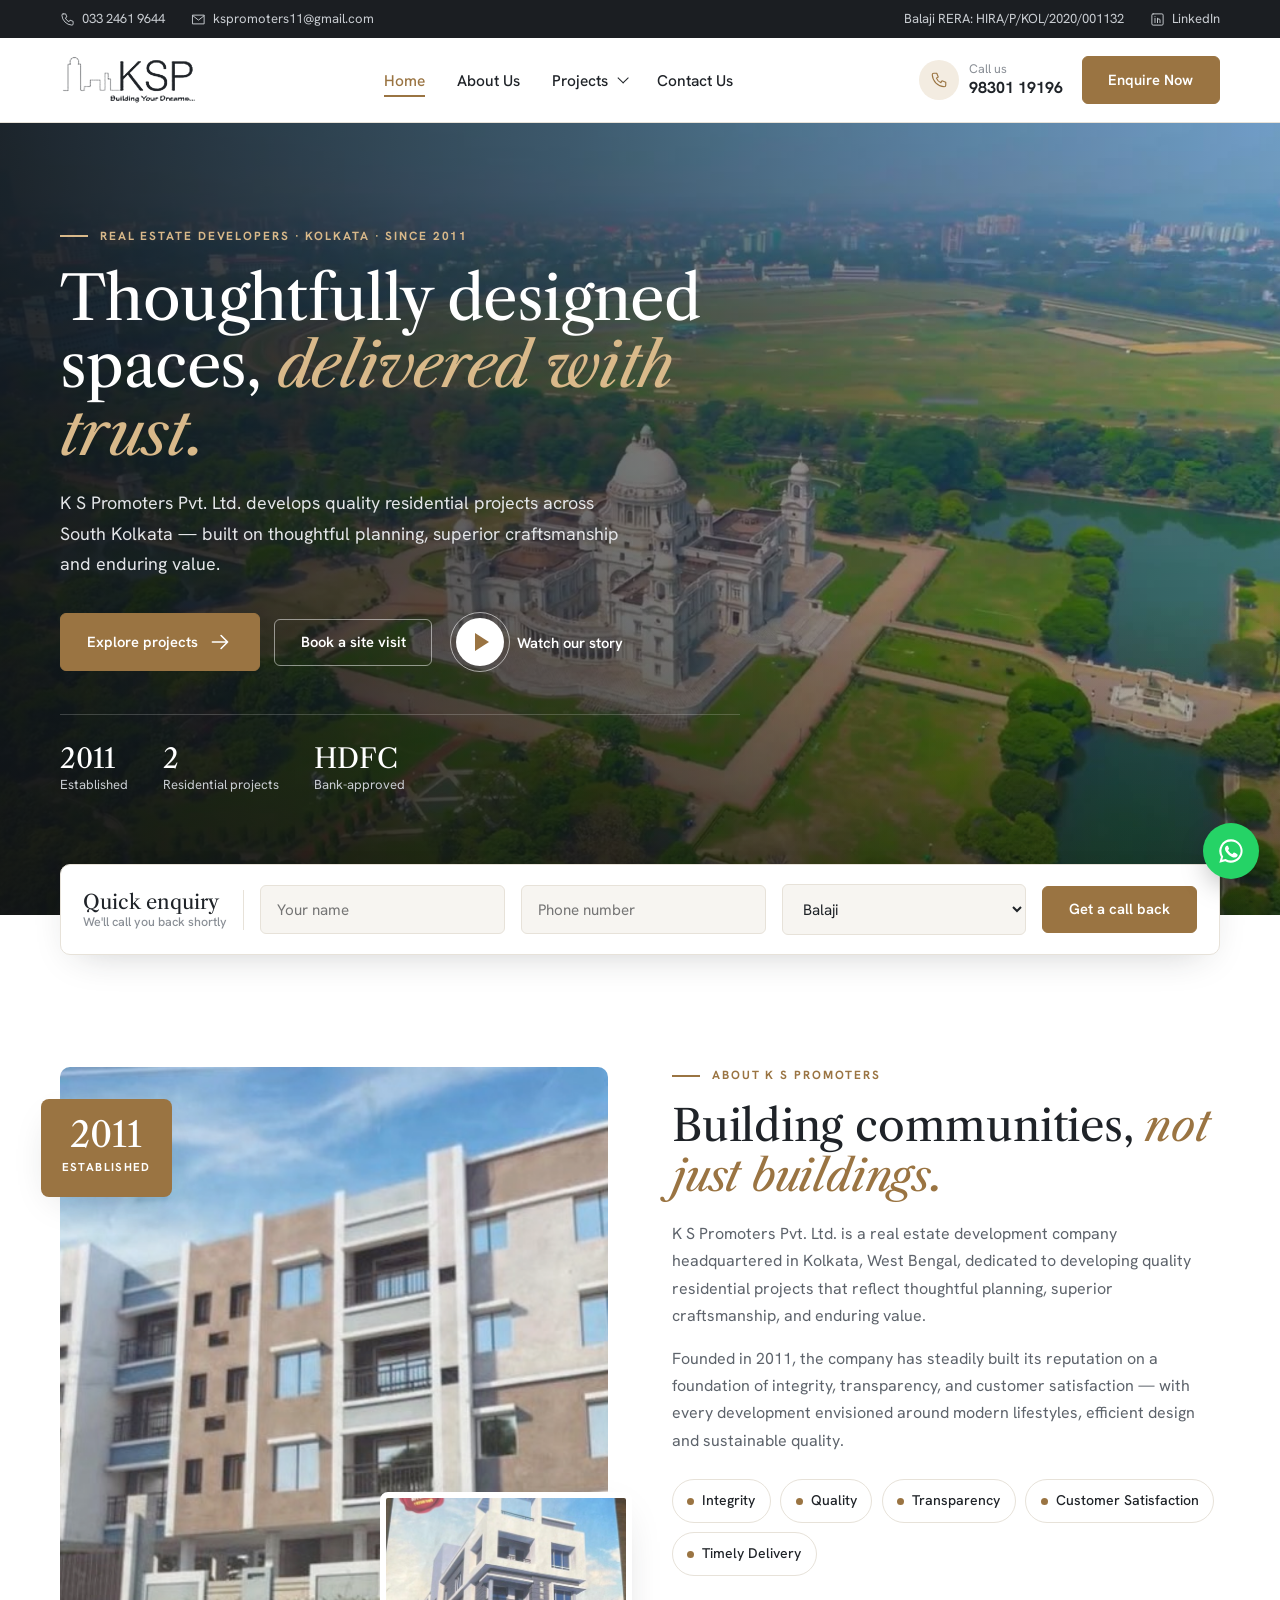
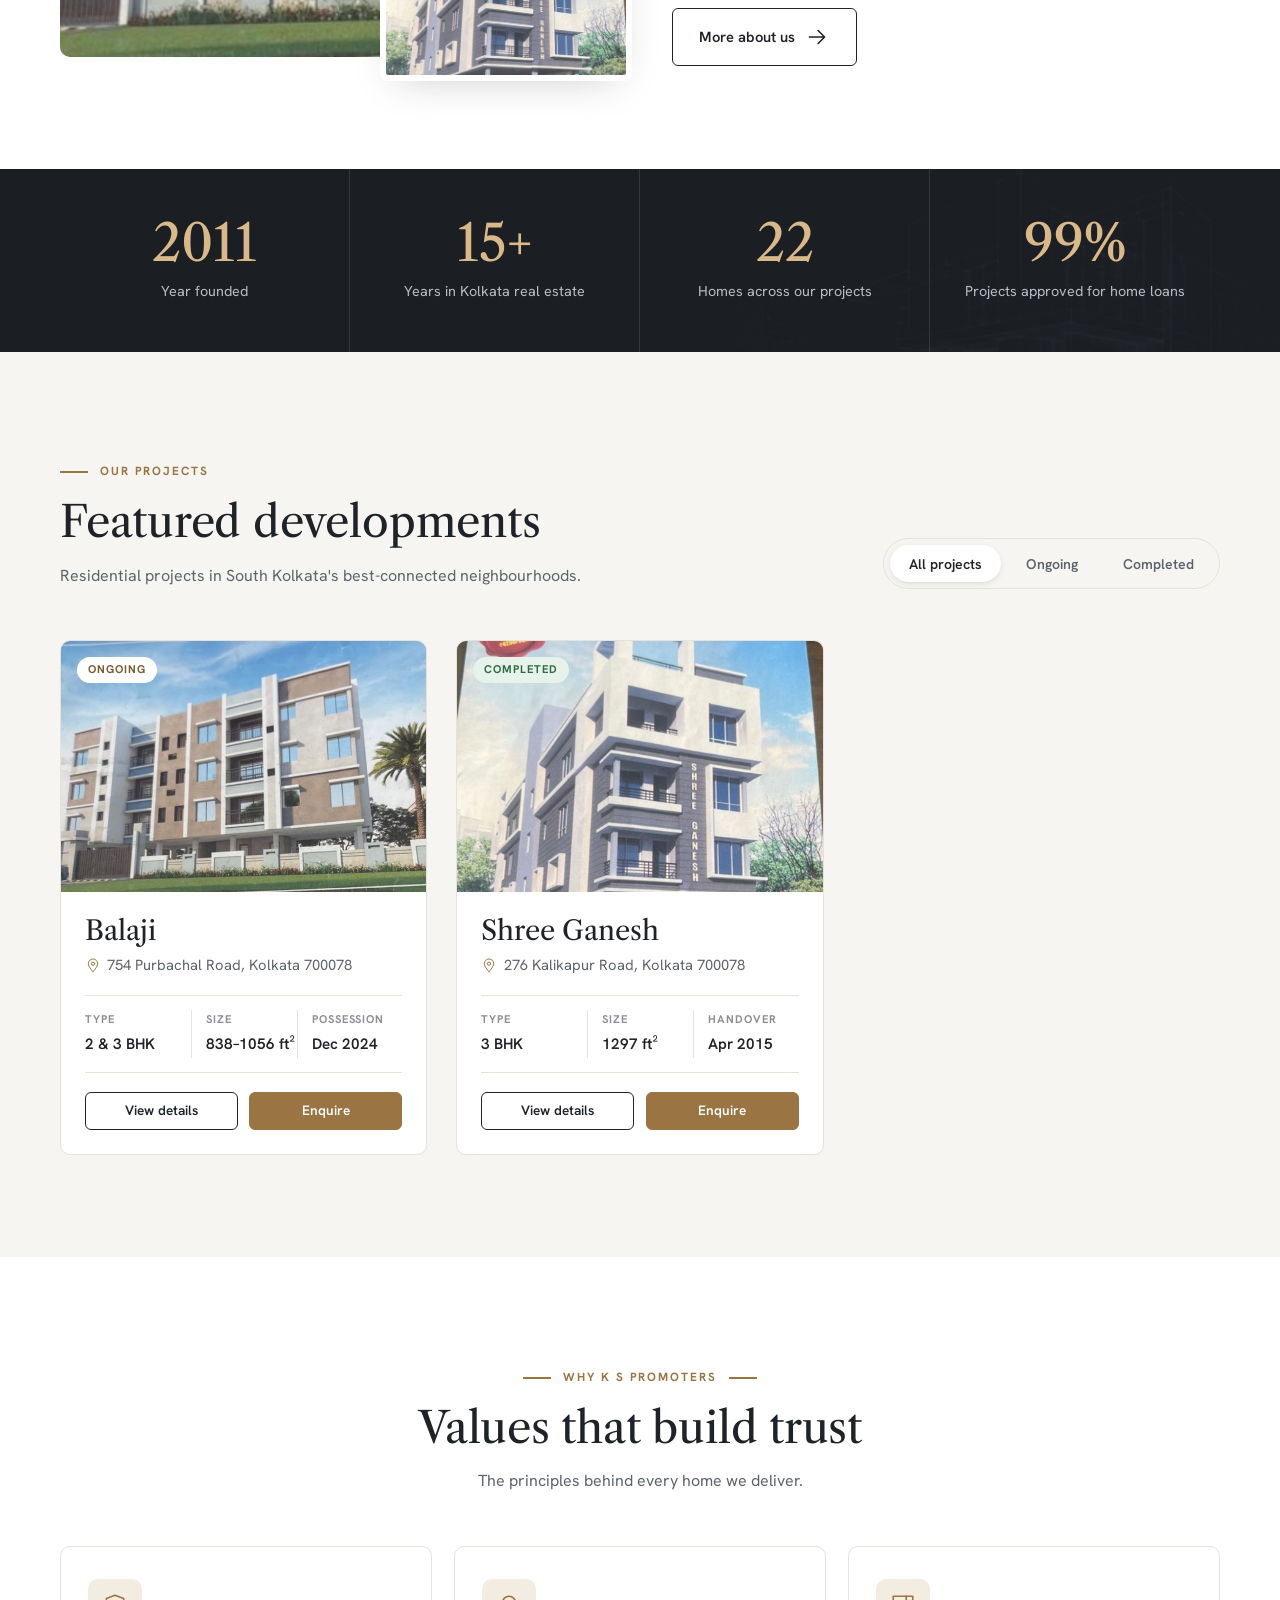
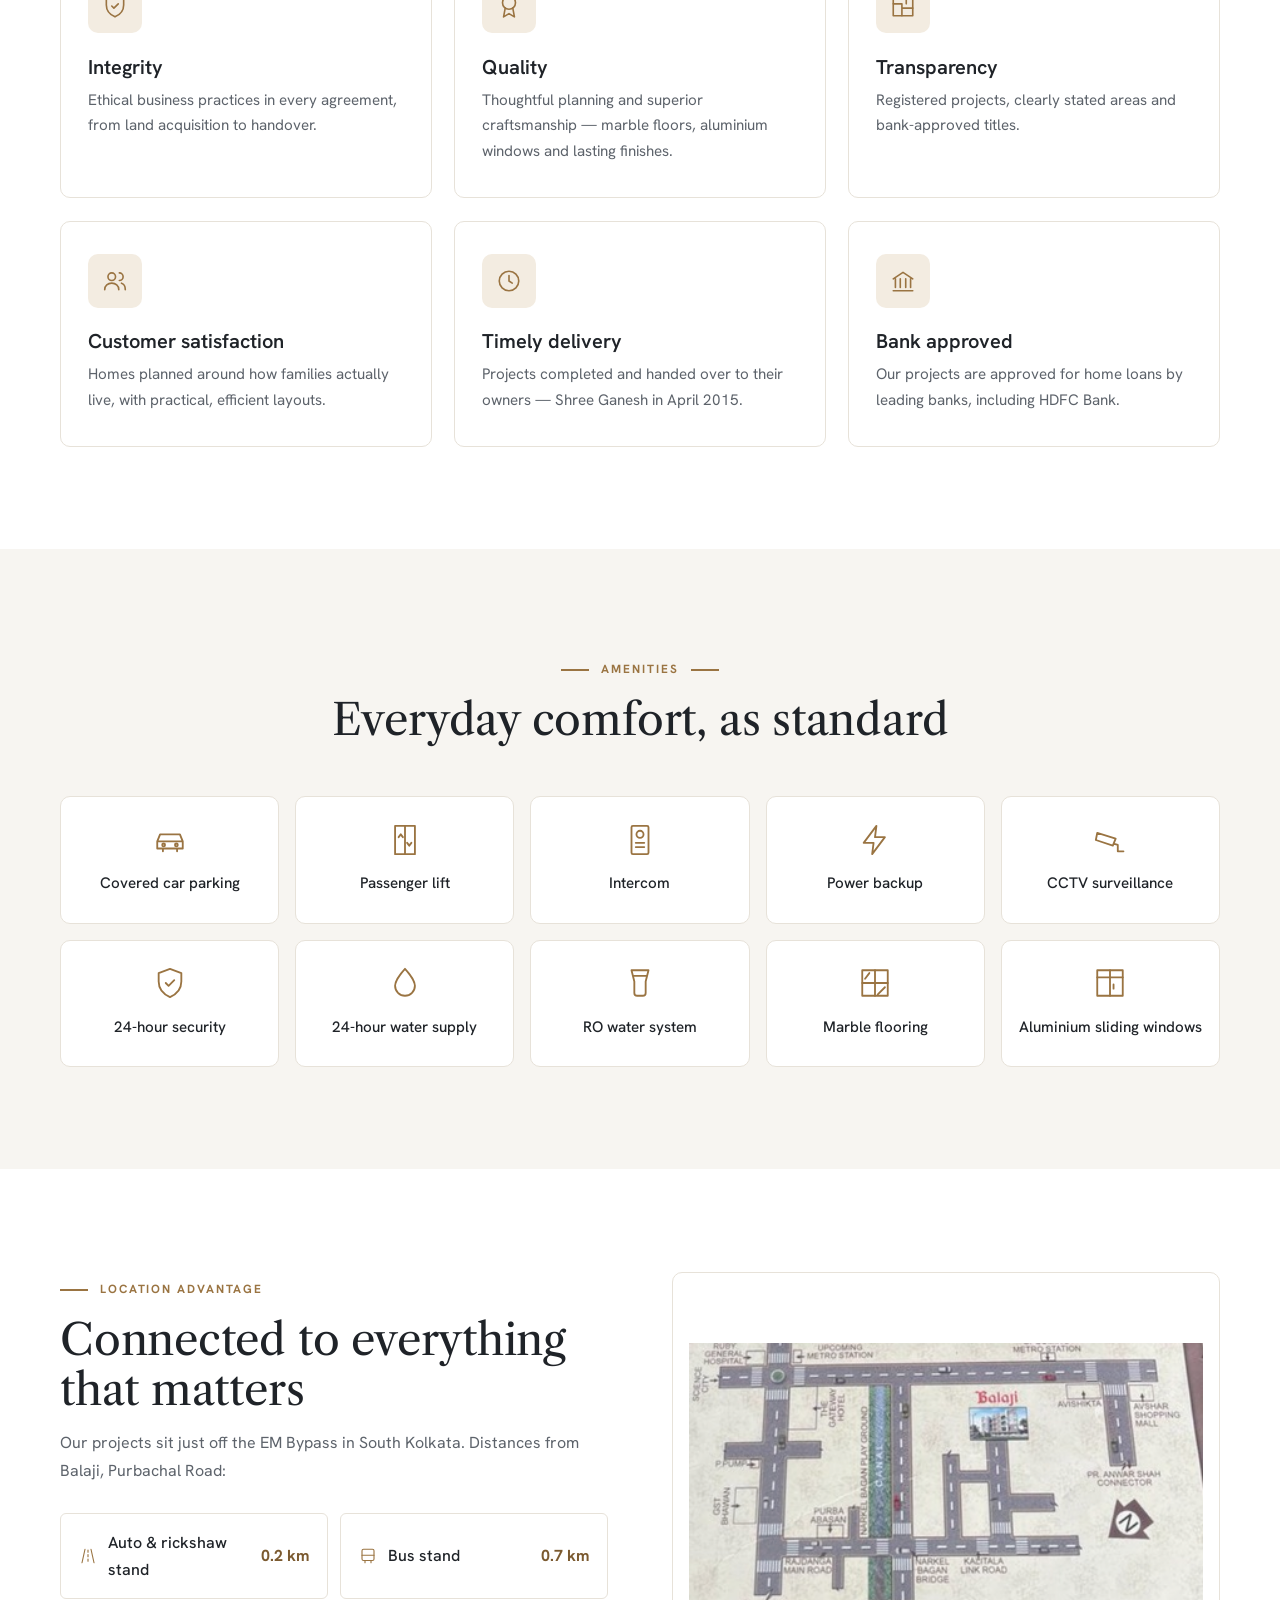
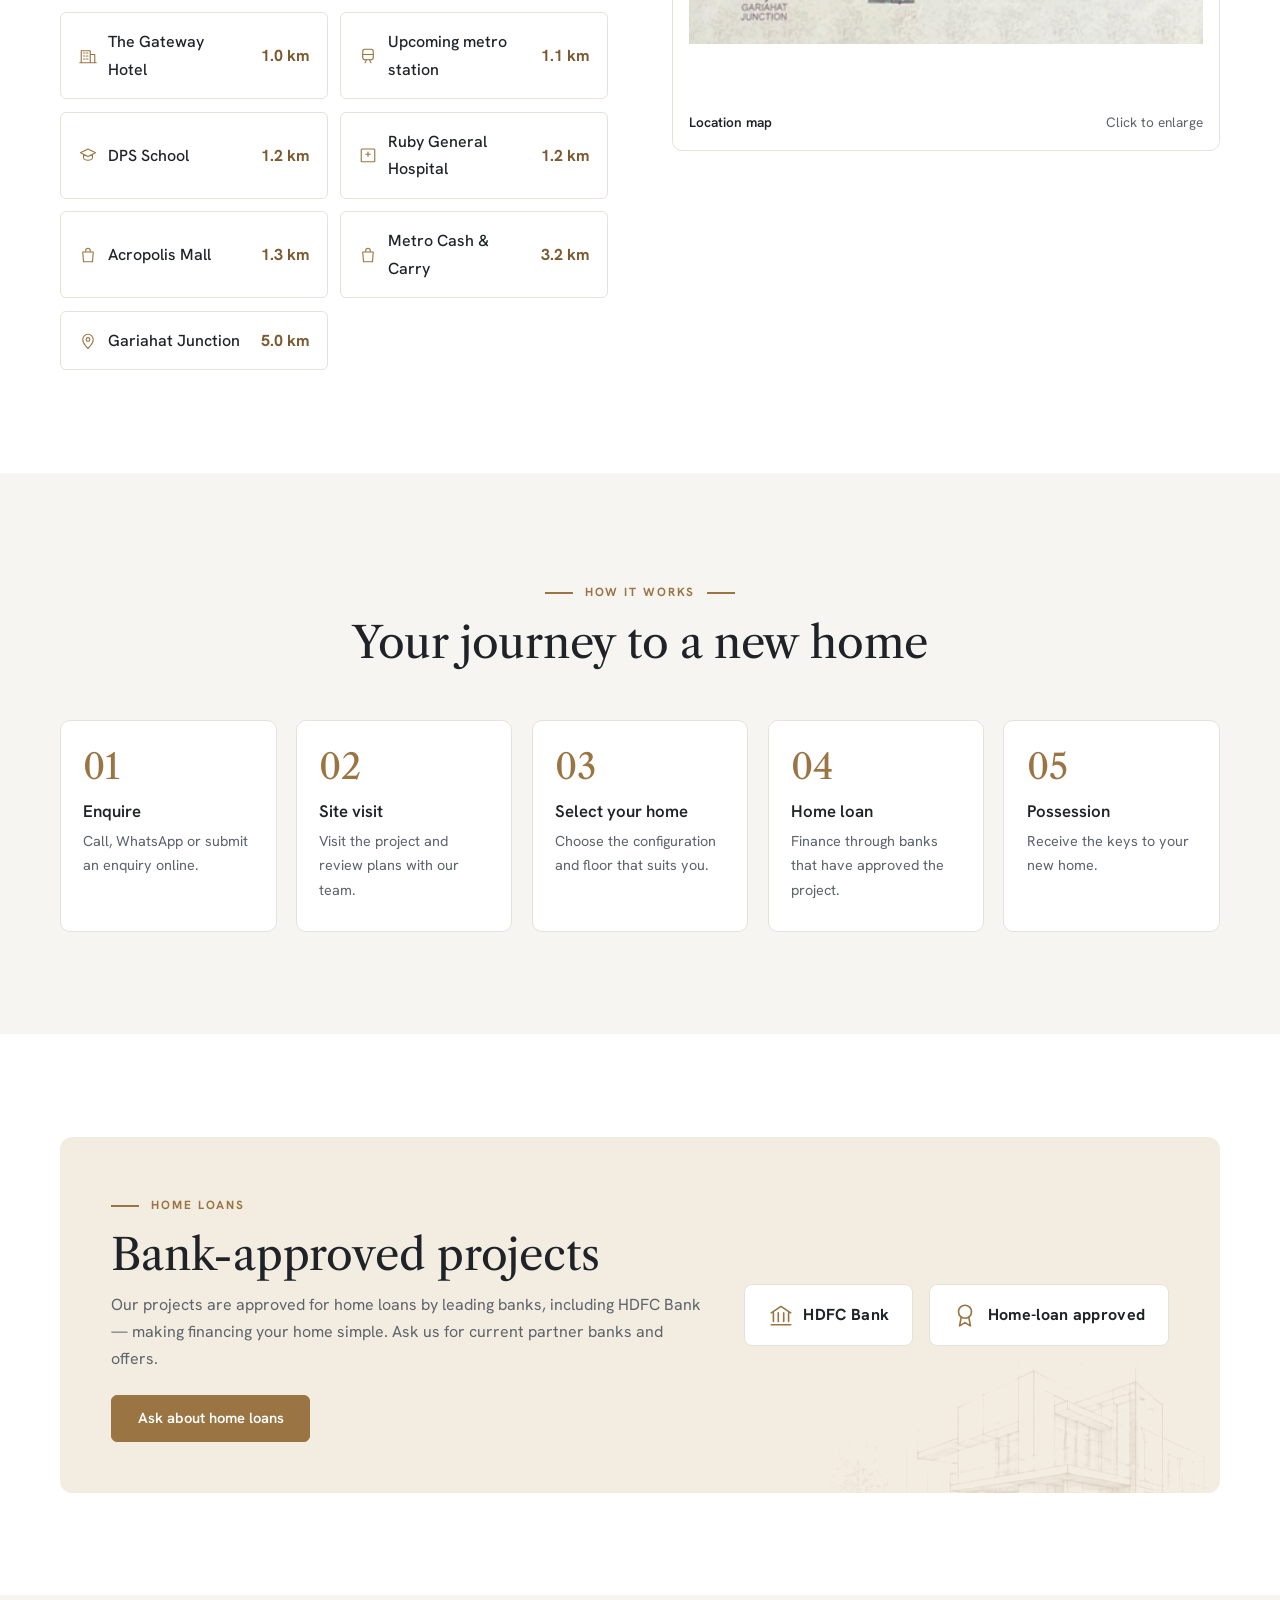
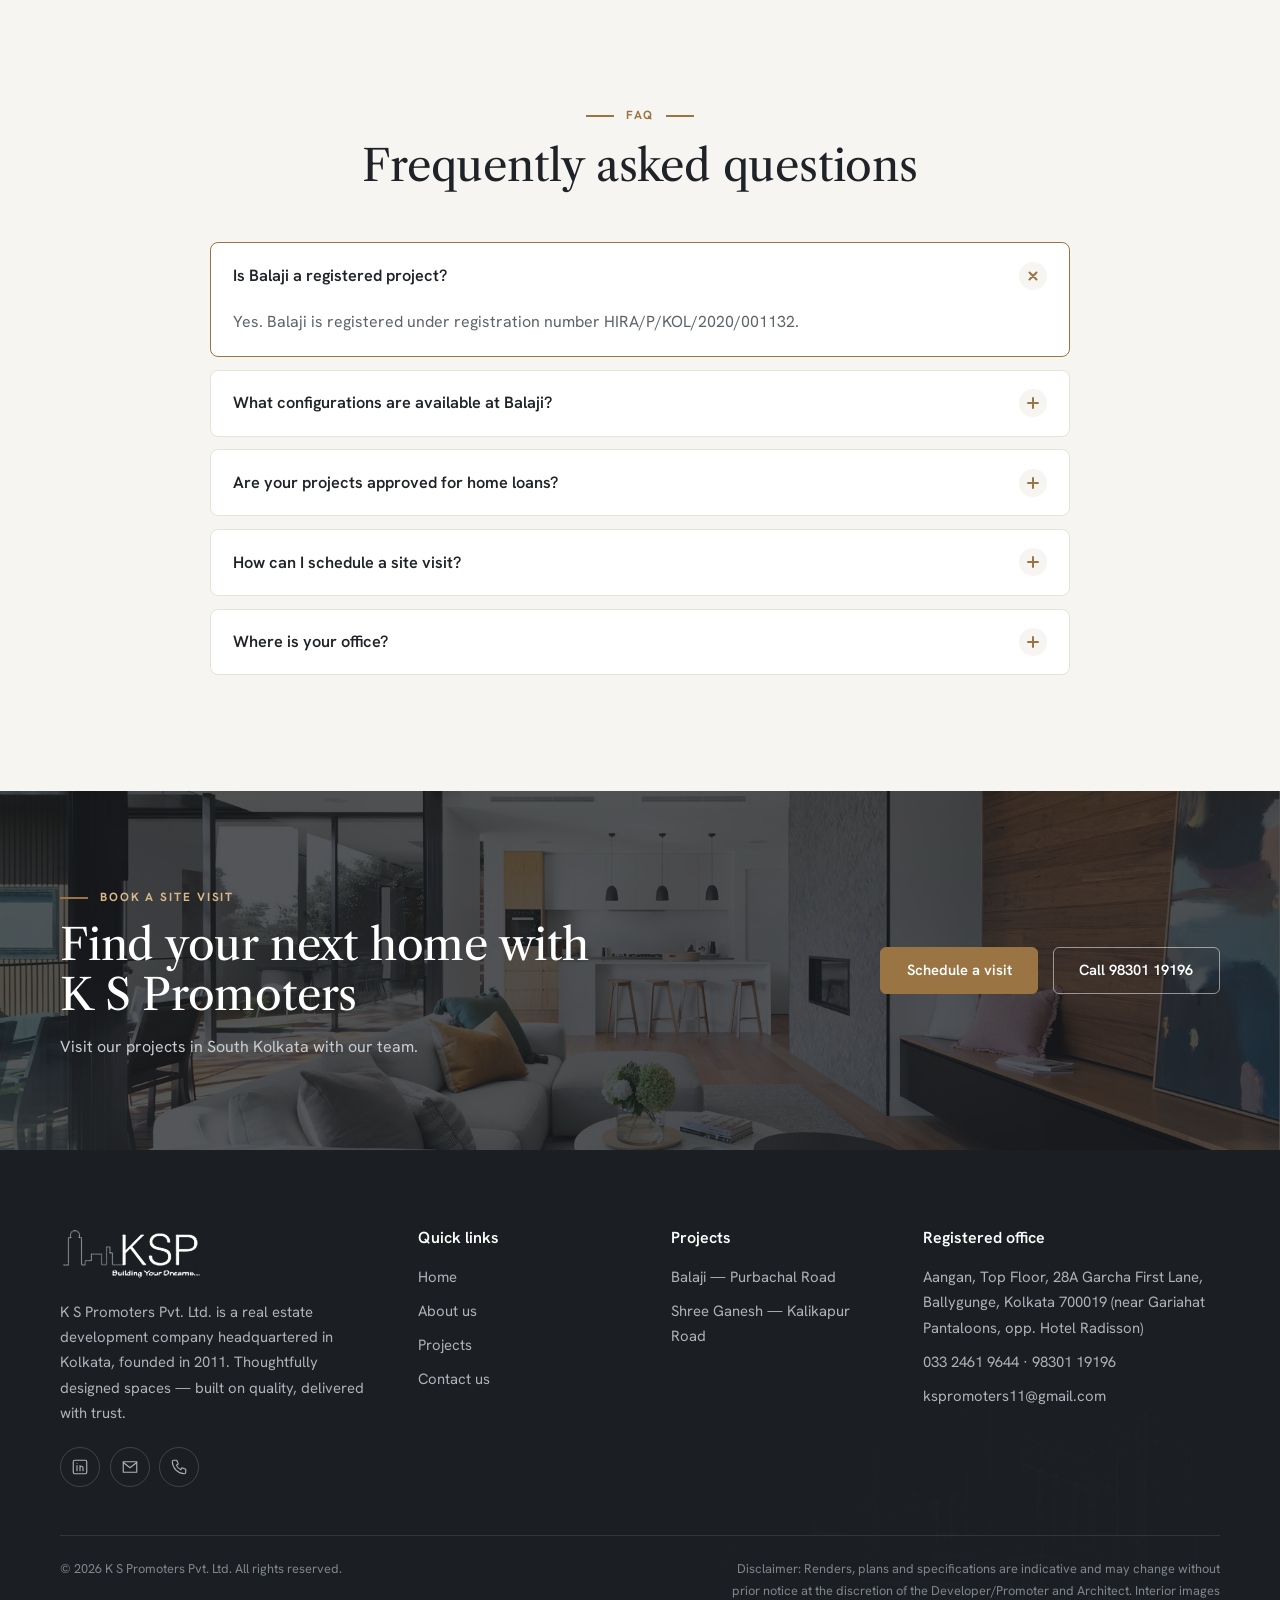
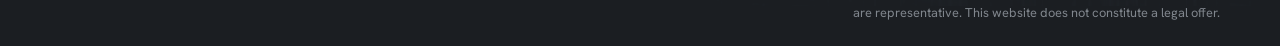
<file: index.html>
<!DOCTYPE html>
<html lang="en">
<head>
<meta charset="utf-8">
<meta name="viewport" content="width=device-width,initial-scale=1">
<title>K S Promoters Pvt. Ltd. | Real Estate Developers in Kolkata</title>
<meta name="description" content="K S Promoters Pvt. Ltd. — Kolkata real estate developer since 2011. 2 & 3 BHK apartments at Balaji, Purbachal Road; completed project Shree Ganesh, Kalikapur Road.">
<meta name="theme-color" content="#ffffff">
<link rel="icon" href="assets/ksp-logo.png">
<link rel="preconnect" href="https://fonts.googleapis.com"><link rel="preconnect" href="https://fonts.gstatic.com" crossorigin>
<link href="https://fonts.googleapis.com/css2?family=Hanken+Grotesk:wght@400;500;600;700&family=Libre+Caslon+Text:ital,wght@0,400;0,700;1,400&display=swap" rel="stylesheet">
<link rel="stylesheet" href="style.css">
</head>
<body>
<svg width="0" height="0" style="position:absolute" aria-hidden="true">
<symbol id="i-car" viewBox="0 0 24 24"><path d="M3 13l2-5h14l2 5v5H3zM3 13h18M7 18v2M17 18v2"/><circle cx="7.5" cy="15.5" r="1"/><circle cx="16.5" cy="15.5" r="1"/></symbol>
<symbol id="i-lift" viewBox="0 0 24 24"><rect x="5" y="2" width="14" height="20"/><path d="M12 2v20M7.5 10l1.5-2 1.5 2M13.5 14l1.5 2 1.5-2"/></symbol>
<symbol id="i-intercom" viewBox="0 0 24 24"><rect x="6" y="2" width="12" height="20" rx="1"/><circle cx="12" cy="8" r="2.5"/><path d="M9 14h6M9 17h6"/></symbol>
<symbol id="i-power" viewBox="0 0 24 24"><path d="M13 2L4 14h7l-1 8 9-12h-7z"/></symbol>
<symbol id="i-cctv" viewBox="0 0 24 24"><path d="M3 7l13 4-2 5L2 12zM14.5 14.5l3 1M17.5 15.5V20h4"/></symbol>
<symbol id="i-shield" viewBox="0 0 24 24"><path d="M12 2l8 3v6c0 5-3.5 9-8 11-4.5-2-8-6-8-11V5zM9 12l2 2 4-4"/></symbol>
<symbol id="i-water" viewBox="0 0 24 24"><path d="M12 2s7 7.5 7 12a7 7 0 01-14 0c0-4.5 7-12 7-12z"/></symbol>
<symbol id="i-ro" viewBox="0 0 24 24"><path d="M6 3h12l-2 8v8a2 2 0 01-2 2h-4a2 2 0 01-2-2v-8zM7 7h10"/></symbol>
<symbol id="i-marble" viewBox="0 0 24 24"><rect x="3" y="3" width="18" height="18"/><path d="M3 12h18M12 3v18M5 9l3-4M14 20l5-5"/></symbol>
<symbol id="i-window" viewBox="0 0 24 24"><rect x="3" y="3" width="18" height="18"/><path d="M12 3v18M3 8h18M14.5 13v3"/></symbol>
<symbol id="i-sun" viewBox="0 0 24 24"><circle cx="12" cy="12" r="4"/><path d="M12 2v2M12 20v2M2 12h2M20 12h2M4.9 4.9l1.4 1.4M17.7 17.7l1.4 1.4M4.9 19.1l1.4-1.4M17.7 6.3l1.4-1.4"/></symbol>
<symbol id="i-pin" viewBox="0 0 24 24"><path d="M12 22s7-7 7-12a7 7 0 00-14 0c0 5 7 12 7 12z"/><circle cx="12" cy="10" r="2.5"/></symbol>
<symbol id="i-phone" viewBox="0 0 24 24"><path d="M5 3h4l2 5-2.5 1.5a11 11 0 006 6L16 13l5 2v4a2 2 0 01-2 2A17 17 0 013 5a2 2 0 012-2z"/></symbol>
<symbol id="i-mail" viewBox="0 0 24 24"><rect x="3" y="5" width="18" height="14"/><path d="M3 6l9 7 9-7"/></symbol>
<symbol id="i-in" viewBox="0 0 24 24"><rect x="3" y="3" width="18" height="18" rx="2"/><path d="M8 10v7M8 7v.01M12 17v-4a2 2 0 014 0v4M12 10v7"/></symbol>
<symbol id="i-key" viewBox="0 0 24 24"><circle cx="8" cy="15" r="4"/><path d="M11 12l9-9M17 6l3 3M15 8l2 2"/></symbol>
<symbol id="i-compass" viewBox="0 0 24 24"><circle cx="12" cy="12" r="9"/><path d="M15.5 8.5l-2 5-5 2 2-5z"/></symbol>
<symbol id="i-bank" viewBox="0 0 24 24"><path d="M3 10l9-6 9 6M5 10v8M9.5 10v8M14.5 10v8M19 10v8M3 21h18"/></symbol>
<symbol id="i-plan" viewBox="0 0 24 24"><rect x="3" y="3" width="18" height="18"/><path d="M3 10h8v11M11 14h10M15 3v7"/></symbol>
<symbol id="i-road" viewBox="0 0 24 24"><path d="M8 3L4 21M16 3l4 18M12 4v3M12 10v3M12 16v3"/></symbol>
<symbol id="i-building" viewBox="0 0 24 24"><rect x="4" y="3" width="10" height="18"/><path d="M14 9h6v12h-6M7 7h1M10 7h1M7 11h1M10 11h1M7 15h1M10 15h1M2 21h20"/></symbol>
<symbol id="i-users" viewBox="0 0 24 24"><circle cx="9" cy="8" r="3.5"/><path d="M2.5 20c0-3.6 2.9-6 6.5-6s6.5 2.4 6.5 6M16 4.5a3.5 3.5 0 010 7M18 14c2.2.6 3.5 2.7 3.5 6"/></symbol>
<symbol id="i-clock" viewBox="0 0 24 24"><circle cx="12" cy="12" r="9"/><path d="M12 7v5l3 2"/></symbol>
<symbol id="i-award" viewBox="0 0 24 24"><circle cx="12" cy="9" r="6"/><path d="M8.5 14L7 22l5-3 5 3-1.5-8"/></symbol>
<symbol id="i-bus" viewBox="0 0 24 24"><rect x="4" y="3" width="16" height="15" rx="2"/><path d="M4 11h16M8 18v3M16 18v3"/></symbol>
<symbol id="i-train" viewBox="0 0 24 24"><rect x="5" y="3" width="14" height="14" rx="3"/><path d="M5 10h14M8 21l2-4M16 21l-2-4"/></symbol>
<symbol id="i-hospital" viewBox="0 0 24 24"><rect x="3" y="4" width="18" height="17" rx="1"/><path d="M12 8v6M9 11h6"/></symbol>
<symbol id="i-school" viewBox="0 0 24 24"><path d="M2 9l10-5 10 5-10 5zM6 11v5c0 1.5 3 3 6 3s6-1.5 6-3v-5"/></symbol>
<symbol id="i-bag" viewBox="0 0 24 24"><path d="M5 8h14l-1 13H6zM9 8V6a3 3 0 016 0v2"/></symbol>
<symbol id="i-hotel" viewBox="0 0 24 24"><path d="M3 21V5h12v16M15 10h6v11M6 8h2M10 8h2M6 12h2M10 12h2M6 16h2M10 16h2M1 21h22"/></symbol>
<symbol id="i-arrow" viewBox="0 0 24 24"><path d="M5 12h14M13 6l6 6-6 6"/></symbol>
</svg>
<div class="topbar"><div class="wrap">
  <div class="l"><a href="tel:+913324619644"><svg class="i" aria-hidden="true"><use href="#i-phone"/></svg> 033 2461 9644</a><a href="mailto:kspromoters11@gmail.com"><svg class="i" aria-hidden="true"><use href="#i-mail"/></svg> kspromoters11@gmail.com</a></div>
  <div class="r"><span>Balaji RERA: HIRA/P/KOL/2020/001132</span><a href="https://www.linkedin.com/company/k-s-promo-ters-pvt-ltd/" target="_blank" rel="noopener"><svg class="i" aria-hidden="true"><use href="#i-in"/></svg> LinkedIn</a></div>
</div></div>
<header class="hd"><div class="wrap">
  <a class="logo" href="index.html" aria-label="K S Promoters — home"><img src="assets/ksp-logo.png" alt="KSP — K S Promoters Pvt. Ltd., Building Your Dreams" width="520" height="196"></a>
  <ul class="nav" id="nav">
    <li><a href="index.html" aria-current="page">Home</a></li>
    <li><a href="about.html">About Us</a></li>
    <li><a href="projects.html">Projects<span class="caret"></span></a>
      <ul class="drop">
        <li><a href="balaji.html"><img src="assets/balaji-hero.jpg" alt=""><span><b>Balaji</b><small>Purbachal Road · 2 &amp; 3 BHK</small></span></a></li>
        <li><a href="shree-ganesh.html"><img src="assets/sg-render.jpg" alt=""><span><b>Shree Ganesh</b><small>Kalikapur Road · Completed</small></span></a></li>
        <li><a href="projects.html"><span><b>All projects</b><small>Ongoing &amp; completed</small></span></a></li>
      </ul></li>
    <li><a href="contact.html">Contact Us</a></li>
  </ul>
  <div class="hd-cta">
    <a class="hd-phone" href="tel:+919830119196"><span class="ic"><svg class="i" aria-hidden="true"><use href="#i-phone"/></svg></span><span>Call us<b>98301 19196</b></span></a>
    <a class="btn" href="contact.html" data-enquire>Enquire Now</a>
    <a class="hd-call" href="tel:+919830119196" aria-label="Call 98301 19196"><svg class="i" aria-hidden="true"><use href="#i-phone"/></svg></a>
    <button class="burger" aria-label="Menu" aria-expanded="false" aria-controls="nav"><span></span></button>
  </div>
</div></header>
<main>
<div class="intro" id="intro" role="dialog" aria-label="K S Promoters intro video">
  <video autoplay muted playsinline preload="auto" poster="assets/video/hero-poster.jpg">
    <source src="assets/video/intro-960.mp4" type="video/mp4" media="(max-width: 900px)">
    <source src="assets/video/intro-1280.mp4" type="video/mp4">
  </video>
  <img class="intro-logo" src="assets/ksp-logo-white.png" alt="K S Promoters">
  <div class="intro-ui"><button class="intro-sound" type="button">Sound on</button><button class="intro-skip" type="button">Skip intro <span aria-hidden="true">→</span></button></div>
  <div class="intro-bar"><i></i></div>
</div>
<script>if(innerWidth>900||sessionStorage.kspIntro||matchMedia('(prefers-reduced-motion: reduce)').matches||(navigator.connection&&navigator.connection.saveData))document.getElementById('intro').remove();else document.documentElement.classList.add('intro-lock')</script>
<section class="hero has-vid">
<video class="hero-video" muted loop playsinline preload="none" poster="assets/video/hero-poster.jpg" data-src="assets/video/intro-1280.mp4" aria-hidden="true"></video>
<div class="wrap">
  <div class="rv">
    <span class="eyebrow">Real estate developers · Kolkata · Since 2011</span>
    <h1 class="h1">Thoughtfully designed spaces, <em>delivered with trust.</em></h1>
    <p class="lead">K S Promoters Pvt. Ltd. develops quality residential projects across South Kolkata — built on thoughtful planning, superior craftsmanship and enduring value.</p>
    <div class="actions"><a class="btn" href="projects.html">Explore projects <svg class="i" aria-hidden="true"><use href="#i-arrow"/></svg></a><a class="btn outline" href="contact.html" data-enquire>Book a site visit</a><button class="play dark" type="button" data-film><i></i>Watch our story</button></div>
    <div class="trust"><div><b>2011</b>Established</div><div><b>2</b>Residential projects</div><div><b>HDFC</b>Bank-approved</div></div>
  </div>
  <div class="slider rv d1">
    <div class="dots"><button class="on" aria-label="Balaji"></button><button aria-label="Shree Ganesh"></button></div>
    <div class="slide on"><img src="assets/balaji-hero.jpg" alt="Balaji residential project, Purbachal Road" fetchpriority="high"><span class="badge top">Ongoing · RERA registered</span>
      <div class="cap"><div><small>Balaji · Purbachal Road</small><b>2 &amp; 3 BHK Apartments</b><span>838 – 1056 sq.ft.</span></div><a class="btn sm" href="balaji.html">View project</a></div></div>
    <div class="slide"><img src="assets/sg-render.jpg" alt="Shree Ganesh, Kalikapur Road" style="object-position:50% 30%"><span class="badge top done">Completed · April 2015</span>
      <div class="cap"><div><small>Shree Ganesh · Kalikapur Road</small><b>South-facing 3 BHK Homes</b><span>1297 sq.ft. · G+3</span></div><a class="btn sm outline" href="shree-ganesh.html">View project</a></div></div>
  </div>
</div></section>

<div class="qbar"><div class="wrap">
  <form class="enquiry rv">
    <div class="t">Quick enquiry<small>We'll call you back shortly</small></div>
    <input name="name" placeholder="Your name" required aria-label="Your name" autocomplete="name">
    <input name="phone" type="tel" placeholder="Phone number" required aria-label="Phone number" autocomplete="tel">
    <select name="project" aria-label="Project"><option>Balaji</option><option>Shree Ganesh</option><option>General enquiry</option></select>
    <button class="btn" type="submit">Get a call back</button>
  </form>
</div></div>

<section class="sec"><div class="wrap split">
  <div class="about-img rv">
    <div class="main"><img src="assets/balaji-hero.jpg" alt="Balaji by K S Promoters" loading="lazy" style="object-position:40% 50%"></div>
    <div class="inset"><img src="assets/sg-render.jpg" alt="Shree Ganesh by K S Promoters" loading="lazy" style="object-position:50% 30%"></div>
    <div class="since"><b>2011</b><small>Established</small></div>
  </div>
  <div class="rv d1">
    <span class="eyebrow">About K S Promoters</span>
    <h2 class="h2" style="margin:1rem 0 1.2rem">Building communities, <em>not just buildings.</em></h2>
    <p class="p">K S Promoters Pvt. Ltd. is a real estate development company headquartered in Kolkata, West Bengal, dedicated to developing quality residential projects that reflect thoughtful planning, superior craftsmanship, and enduring value.</p>
    <p class="p">Founded in 2011, the company has steadily built its reputation on a foundation of integrity, transparency, and customer satisfaction — with every development envisioned around modern lifestyles, efficient design and sustainable quality.</p>
    <div class="values"><span>Integrity</span><span>Quality</span><span>Transparency</span><span>Customer Satisfaction</span><span>Timely Delivery</span></div>
    <a class="btn outline" href="about.html">More about us <svg class="i" aria-hidden="true"><use href="#i-arrow"/></svg></a>
  </div>
</div></section>

<section class="stats"><div class="wrap rv">
  <div class="s"><b>2011</b><span>Year founded</span></div>
  <div class="s"><b><span data-count="15">15</span>+</b><span>Years in Kolkata real estate</span></div>
  <div class="s"><b data-count="22">22</b><span>Homes across our projects</span></div>
  <div class="s"><b><span data-count="100">100</span>%</b><span>Projects approved for home loans</span></div>
</div></section>

<section class="sec soft" id="projects"><div class="wrap">
  <div class="sec-head row"><div><span class="eyebrow">Our projects</span><h2 class="h2">Featured developments</h2><p class="p">Residential projects in South Kolkata's best-connected neighbourhoods.</p></div><div class="tabs" role="tablist"><button class="on" data-f="all">All projects</button><button data-f="ongoing">Ongoing</button><button data-f="completed">Completed</button></div></div>
  <div class="cards">
<article class="card rv" data-status="ongoing">
  <a class="ph" href="balaji.html"><img src="assets/balaji-hero.jpg" alt="Balaji, Purbachal Road" loading="lazy"><span class="badge top">Ongoing</span></a>
  <div class="bd"><h3>Balaji</h3><p class="loc"><svg class="i" aria-hidden="true"><use href="#i-pin"/></svg>754 Purbachal Road, Kolkata 700078</p>
    <dl><div><dt>Type</dt><dd>2 &amp; 3 BHK</dd></div><div><dt>Size</dt><dd>838–1056 ft²</dd></div><div><dt>Possession</dt><dd>Dec 2024</dd></div></dl>
    <div class="ft2"><a class="btn outline sm" href="balaji.html">View details</a><a class="btn sm" href="contact.html" data-enquire="Balaji">Enquire</a></div></div>
</article>
<article class="card rv d1" data-status="completed">
  <a class="ph" href="shree-ganesh.html"><img src="assets/sg-render.jpg" alt="Shree Ganesh, Kalikapur Road" loading="lazy" style="object-position:50% 30%"><span class="badge top done">Completed</span></a>
  <div class="bd"><h3>Shree Ganesh</h3><p class="loc"><svg class="i" aria-hidden="true"><use href="#i-pin"/></svg>276 Kalikapur Road, Kolkata 700078</p>
    <dl><div><dt>Type</dt><dd>3 BHK</dd></div><div><dt>Size</dt><dd>1297 ft²</dd></div><div><dt>Handover</dt><dd>Apr 2015</dd></div></dl>
    <div class="ft2"><a class="btn outline sm" href="shree-ganesh.html">View details</a><a class="btn sm" href="contact.html" data-enquire="General enquiry">Enquire</a></div></div>
</article>
  </div>
</div></section>

<section class="sec"><div class="wrap">
  <div class="sec-head center"><span class="eyebrow">Why K S Promoters</span><h2 class="h2">Values that build trust</h2><p class="p">The principles behind every home we deliver.</p></div>
  <div class="feat">
    <div class="rv"><span class="ic"><svg class="i" aria-hidden="true"><use href="#i-shield"/></svg></span><h3 class="h3">Integrity</h3><p>Ethical business practices in every agreement, from land acquisition to handover.</p></div>
    <div class="rv d1"><span class="ic"><svg class="i" aria-hidden="true"><use href="#i-award"/></svg></span><h3 class="h3">Quality</h3><p>Thoughtful planning and superior craftsmanship — marble floors, aluminium windows and lasting finishes.</p></div>
    <div class="rv d2"><span class="ic"><svg class="i" aria-hidden="true"><use href="#i-plan"/></svg></span><h3 class="h3">Transparency</h3><p>Registered projects, clearly stated areas and bank-approved titles.</p></div>
    <div class="rv"><span class="ic"><svg class="i" aria-hidden="true"><use href="#i-users"/></svg></span><h3 class="h3">Customer satisfaction</h3><p>Homes planned around how families actually live, with practical, efficient layouts.</p></div>
    <div class="rv d1"><span class="ic"><svg class="i" aria-hidden="true"><use href="#i-clock"/></svg></span><h3 class="h3">Timely delivery</h3><p>Projects completed and handed over to their owners — Shree Ganesh in April 2015.</p></div>
    <div class="rv d2"><span class="ic"><svg class="i" aria-hidden="true"><use href="#i-bank"/></svg></span><h3 class="h3">Bank approved</h3><p>Our projects are approved for home loans by leading banks, including HDFC Bank.</p></div>
  </div>
</div></section>

<section class="sec soft"><div class="wrap">
  <div class="sec-head center"><span class="eyebrow">Amenities</span><h2 class="h2">Everyday comfort, as standard</h2></div>
  <div class="rv"><ul class="amen ">
  <li><svg class="i" aria-hidden="true"><use href="#i-car"/></svg><span>Covered car parking</span></li>
  <li><svg class="i" aria-hidden="true"><use href="#i-lift"/></svg><span>Passenger lift</span></li>
  <li><svg class="i" aria-hidden="true"><use href="#i-intercom"/></svg><span>Intercom</span></li>
  <li><svg class="i" aria-hidden="true"><use href="#i-power"/></svg><span>Power backup</span></li>
  <li><svg class="i" aria-hidden="true"><use href="#i-cctv"/></svg><span>CCTV surveillance</span></li>
  <li><svg class="i" aria-hidden="true"><use href="#i-shield"/></svg><span>24-hour security</span></li>
  <li><svg class="i" aria-hidden="true"><use href="#i-water"/></svg><span>24-hour water supply</span></li>
  <li><svg class="i" aria-hidden="true"><use href="#i-ro"/></svg><span>RO water system</span></li>
  <li><svg class="i" aria-hidden="true"><use href="#i-marble"/></svg><span>Marble flooring</span></li>
  <li><svg class="i" aria-hidden="true"><use href="#i-window"/></svg><span>Aluminium sliding windows</span></li>
</ul></div>
</div></section>

<section class="sec"><div class="wrap split top">
  <div class="rv">
    <span class="eyebrow">Location advantage</span>
    <h2 class="h2" style="margin:1rem 0 .9rem">Connected to everything that matters</h2>
    <p class="p" style="margin-bottom:1.8rem">Our projects sit just off the EM Bypass in South Kolkata. Distances from Balaji, Purbachal Road:</p>
    <ul class="dist">
  <li><span><svg class="i" aria-hidden="true"><use href="#i-road"/></svg>Auto &amp; rickshaw stand</span><b>0.2 km</b></li>
  <li><span><svg class="i" aria-hidden="true"><use href="#i-bus"/></svg>Bus stand</span><b>0.7 km</b></li>
  <li><span><svg class="i" aria-hidden="true"><use href="#i-hotel"/></svg>The Gateway Hotel</span><b>1.0 km</b></li>
  <li><span><svg class="i" aria-hidden="true"><use href="#i-train"/></svg>Upcoming metro station</span><b>1.1 km</b></li>
  <li><span><svg class="i" aria-hidden="true"><use href="#i-school"/></svg>DPS School</span><b>1.2 km</b></li>
  <li><span><svg class="i" aria-hidden="true"><use href="#i-hospital"/></svg>Ruby General Hospital</span><b>1.2 km</b></li>
  <li><span><svg class="i" aria-hidden="true"><use href="#i-bag"/></svg>Acropolis Mall</span><b>1.3 km</b></li>
  <li><span><svg class="i" aria-hidden="true"><use href="#i-bag"/></svg>Metro Cash &amp; Carry</span><b>3.2 km</b></li>
  <li><span><svg class="i" aria-hidden="true"><use href="#i-pin"/></svg>Gariahat Junction</span><b>5.0 km</b></li>
</ul>
  </div>
  <figure class="plate rv d1"><img src="assets/balaji-map.jpg" alt="Location map — Balaji, Purbachal Road" loading="lazy"><figcaption><b>Location map</b><span>Click to enlarge</span></figcaption></figure>
</div></section>

<section class="sec soft"><div class="wrap">
  <div class="sec-head center"><span class="eyebrow">How it works</span><h2 class="h2">Your journey to a new home</h2></div>
  <ol class="steps">
    <li class="rv"><h3 class="h3">Enquire</h3><p>Call, WhatsApp or submit an enquiry online.</p></li>
    <li class="rv d1"><h3 class="h3">Site visit</h3><p>Visit the project and review plans with our team.</p></li>
    <li class="rv d2"><h3 class="h3">Select your home</h3><p>Choose the configuration and floor that suits you.</p></li>
    <li class="rv d3"><h3 class="h3">Home loan</h3><p>Finance through banks that have approved the project.</p></li>
    <li class="rv d4"><h3 class="h3">Possession</h3><p>Receive the keys to your new home.</p></li>
  </ol>
</div></section>

<section class="sec"><div class="wrap">
  <div class="finance rv">
    <div><span class="eyebrow">Home loans</span><h2 class="h2" style="margin:.9rem 0 .7rem">Bank-approved projects</h2><p class="p">Our projects are approved for home loans by leading banks, including HDFC Bank — making financing your home simple. Ask us for current partner banks and offers.</p><a class="btn" href="contact.html" data-enquire style="margin-top:1.4rem">Ask about home loans</a></div>
    <div class="bank"><span><svg class="i" aria-hidden="true"><use href="#i-bank"/></svg> HDFC Bank</span><span><svg class="i" aria-hidden="true"><use href="#i-award"/></svg> Home-loan approved</span></div>
  </div>
</div></section>

<section class="sec soft"><div class="wrap">
  <div class="sec-head center"><span class="eyebrow">FAQ</span><h2 class="h2">Frequently asked questions</h2></div>
  <div class="faq rv">
    <details open><summary>Is Balaji a registered project?</summary><p>Yes. Balaji is registered under registration number HIRA/P/KOL/2020/001132.</p></details>
    <details><summary>What configurations are available at Balaji?</summary><p>Balaji offers 2 BHK homes of 838, 895 and 902 sq.ft. and a 3 BHK of 1056 sq.ft. Please call us for current availability and pricing.</p></details>
    <details><summary>Are your projects approved for home loans?</summary><p>Yes. Our projects are approved for home loans by leading banks, including HDFC Bank.</p></details>
    <details><summary>How can I schedule a site visit?</summary><p>Call 98301 19196, message us on WhatsApp, or submit an enquiry on this website and our team will arrange a convenient time.</p></details>
    <details><summary>Where is your office?</summary><p>Aangan, Top Floor, 28A Garcha First Lane, Ballygunge, Kolkata 700019 — near Gariahat Pantaloons, opposite Hotel Radisson.</p></details>
  </div>
</div></section>
<section class="cta"><img src="assets/interior-2.jpg" alt="" loading="lazy"><div class="wrap">
  <div><span class="eyebrow" style="color:#d9b98a">Book a site visit</span><h2 class="h2" style="margin-top:.8rem">Find your next home with K S Promoters</h2><p class="p">Visit our projects in South Kolkata with our team.</p></div>
  <div class="actions"><a class="btn" href="contact.html" data-enquire="">Schedule a visit</a><a class="btn ghost-w" href="tel:+919830119196">Call 98301 19196</a></div>
</div></section>
</main>
<footer class="ft"><div class="wrap">
  <div class="top">
    <div><a class="logo" href="index.html"><img src="assets/ksp-logo-white.png" alt="KSP — K S Promoters Pvt. Ltd." width="520" height="196"></a>
      <p>K S Promoters Pvt. Ltd. is a real estate development company headquartered in Kolkata, founded in 2011. Thoughtfully designed spaces — built on quality, delivered with trust.</p>
      <div class="social"><a href="https://www.linkedin.com/company/k-s-promo-ters-pvt-ltd/" target="_blank" rel="noopener" aria-label="LinkedIn"><svg class="i" aria-hidden="true"><use href="#i-in"/></svg></a><a href="mailto:kspromoters11@gmail.com" aria-label="Email"><svg class="i" aria-hidden="true"><use href="#i-mail"/></svg></a><a href="tel:+913324619644" aria-label="Phone"><svg class="i" aria-hidden="true"><use href="#i-phone"/></svg></a></div></div>
    <div><h4>Quick links</h4><ul><li><a href="index.html">Home</a></li><li><a href="about.html">About us</a></li><li><a href="projects.html">Projects</a></li><li><a href="contact.html">Contact us</a></li></ul></div>
    <div><h4>Projects</h4><ul><li><a href="balaji.html">Balaji — Purbachal Road</a></li><li><a href="shree-ganesh.html">Shree Ganesh — Kalikapur Road</a></li></ul></div>
    <div><h4>Registered office</h4><ul><li>Aangan, Top Floor, 28A Garcha First Lane, Ballygunge, Kolkata 700019 (near Gariahat Pantaloons, opp. Hotel Radisson)</li><li><a href="tel:+913324619644">033 2461 9644</a> · <a href="tel:+919830119196">98301 19196</a></li><li><a href="mailto:kspromoters11@gmail.com">kspromoters11@gmail.com</a></li></ul></div>
  </div>
  <div class="bot"><p>© <span class="yr-now"></span> K S Promoters Pvt. Ltd. All rights reserved.</p><p>Disclaimer: Renders, plans and specifications are indicative and may change without prior notice at the discretion of the Developer/Promoter and Architect. Interior images are representative. This website does not constitute a legal offer.</p></div>
</div></footer>
<dialog class="film" aria-label="K S Promoters film">
  <button class="x" aria-label="Close">×</button>
  <video controls playsinline preload="none" poster="assets/video/film-poster.jpg"><source src="assets/video/ksp-film.mp4" type="video/mp4"></video>
</dialog>
<dialog class="enq" aria-labelledby="enq-t">
  <button class="x" aria-label="Close">×</button>
  <form class="form enquiry">
    <div><span class="eyebrow">Enquire now</span><h2 id="enq-t" class="h3" style="margin-top:.6rem">Our team will call you back</h2></div>
<div class="two">
  <div class="field"><label for="m-name">Full name *</label><input id="m-name" name="name" required autocomplete="name"></div>
  <div class="field"><label for="m-phone">Phone *</label><input id="m-phone" name="phone" type="tel" required autocomplete="tel"></div>
</div>
<div class="field"><label for="m-project">Interested in</label><select id="m-project" name="project"><option>Balaji</option><option>Shree Ganesh</option><option>General enquiry</option></select></div>
<div class="field"><label for="m-msg">Message</label><textarea id="m-msg" name="msg" placeholder="Preferred configuration, site-visit date, questions…"></textarea></div>
<button class="btn" type="submit">Submit enquiry</button>
<p class="note">By submitting, you agree to be contacted by K S Promoters about your enquiry.</p>
  </form>
</dialog>
<nav class="mbar" aria-label="Quick actions">
  <a href="tel:+919830119196"><svg class="i" aria-hidden="true"><use href="#i-phone"/></svg><span>Call</span></a>
  <a href="https://wa.me/919830119196?text=Hi%2C%20I%27m%20interested%20in%20a%20K%20S%20Promoters%20property." target="_blank" rel="noopener"><svg viewBox="0 0 24 24"><path d="M12 2a10 10 0 00-8.6 15.1L2 22l5-1.3A10 10 0 1012 2zm0 18.2a8.2 8.2 0 01-4.2-1.2l-.3-.2-3 .8.8-2.9-.2-.3A8.2 8.2 0 1112 20.2zm4.5-6.1c-.2-.1-1.5-.7-1.7-.8s-.4-.1-.6.1-.7.8-.8 1-.3.2-.5.1a6.7 6.7 0 01-3.3-2.9c-.3-.4.2-.4.7-1.3a.4.4 0 000-.4l-.8-1.9c-.2-.5-.4-.4-.6-.4h-.5a1 1 0 00-.7.3 3 3 0 00-.9 2.2 5.2 5.2 0 001.1 2.8 11.9 11.9 0 004.6 4c1.7.7 2.4.8 3.2.7a2.8 2.8 0 001.8-1.3 2.3 2.3 0 00.2-1.3c-.1-.1-.3-.2-.5-.3z"/></svg><span>WhatsApp</span></a>
  <a href="contact.html" data-enquire class="pri"><svg class="i" aria-hidden="true"><use href="#i-mail"/></svg><span>Enquire</span></a>
</nav>
<a class="wa" href="https://wa.me/919830119196?text=Hi%2C%20I%27m%20interested%20in%20a%20K%20S%20Promoters%20property." target="_blank" rel="noopener" aria-label="Chat on WhatsApp"><svg viewBox="0 0 24 24"><path d="M12 2a10 10 0 00-8.6 15.1L2 22l5-1.3A10 10 0 1012 2zm0 18.2a8.2 8.2 0 01-4.2-1.2l-.3-.2-3 .8.8-2.9-.2-.3A8.2 8.2 0 1112 20.2zm4.5-6.1c-.2-.1-1.5-.7-1.7-.8s-.4-.1-.6.1-.7.8-.8 1-.3.2-.5.1a6.7 6.7 0 01-3.3-2.9c-.3-.4.2-.4.7-1.3a.4.4 0 000-.4l-.8-1.9c-.2-.5-.4-.4-.6-.4h-.5a1 1 0 00-.7.3 3 3 0 00-.9 2.2 5.2 5.2 0 001.1 2.8 11.9 11.9 0 004.6 4c1.7.7 2.4.8 3.2.7a2.8 2.8 0 001.8-1.3 2.3 2.3 0 00.2-1.3c-.1-.1-.3-.2-.5-.3z"/></svg></a>
<script src="script.js"></script>
</body>
</html>
</file>
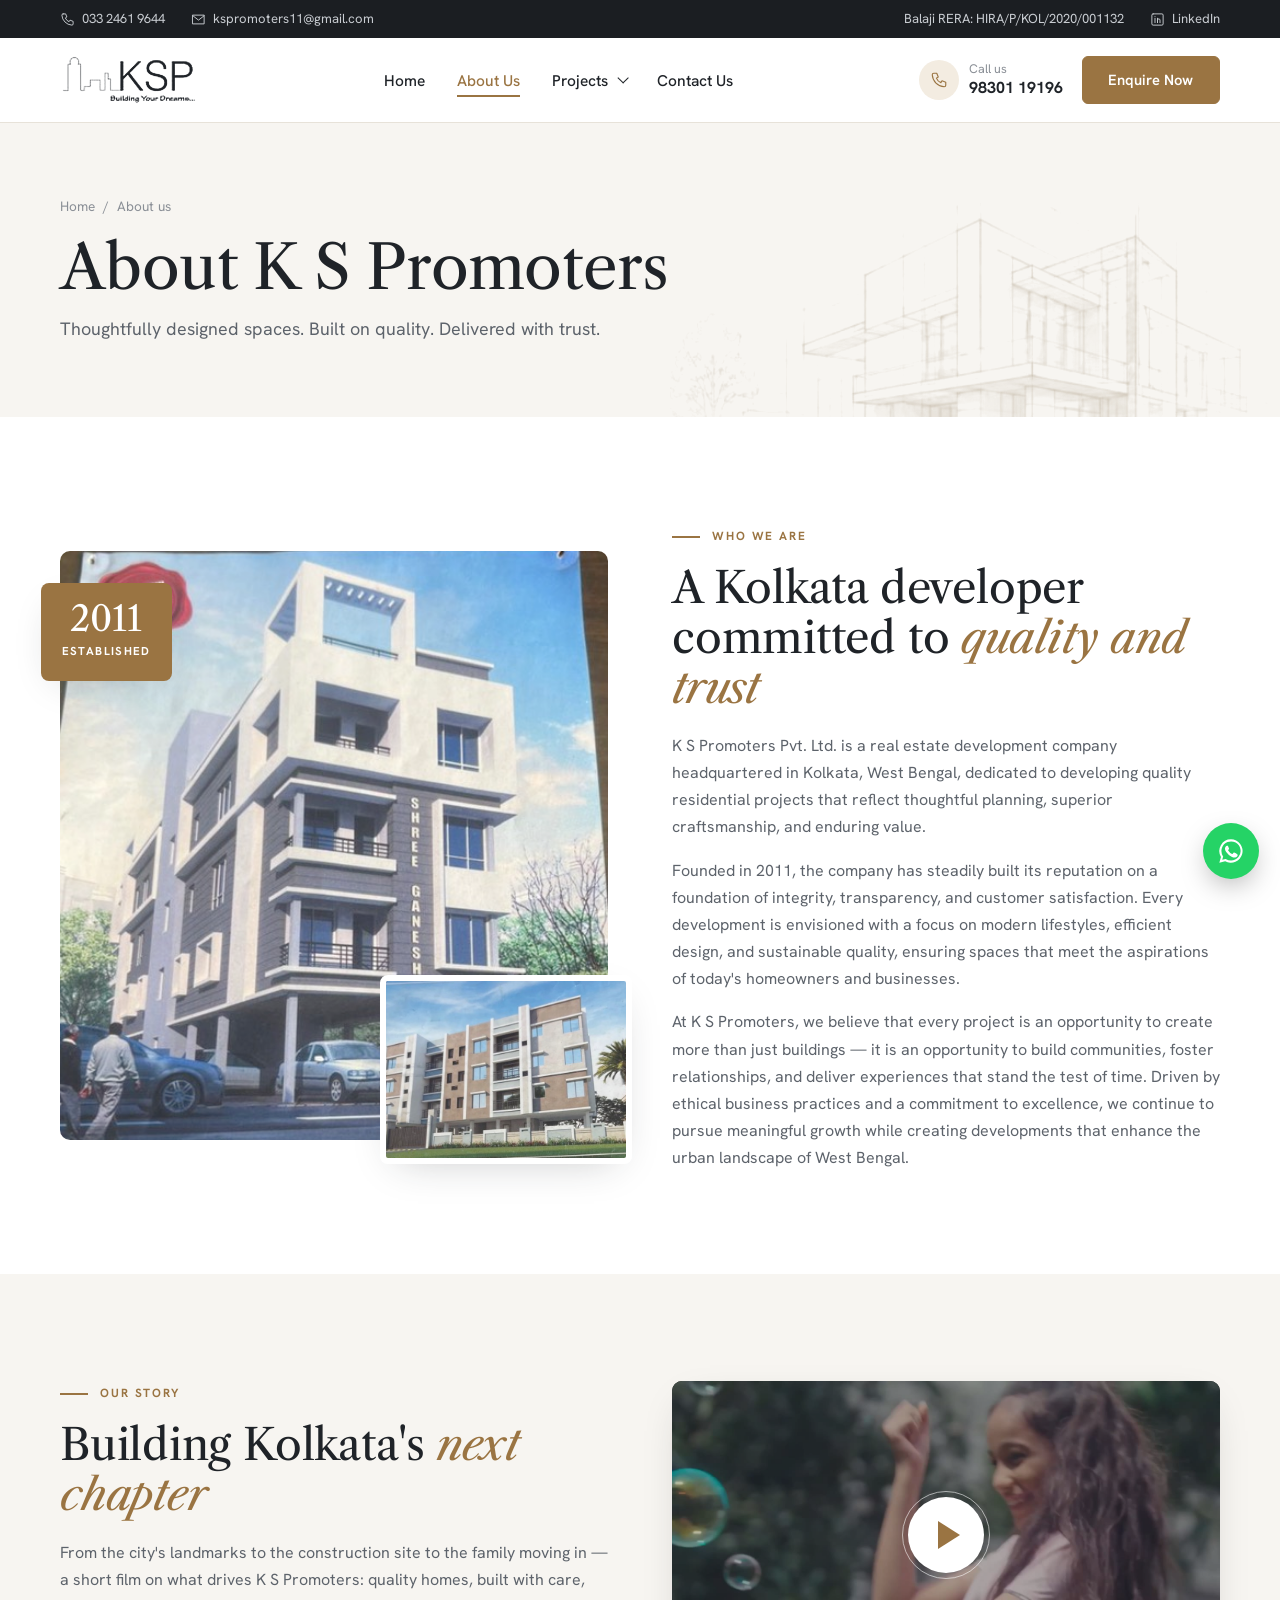
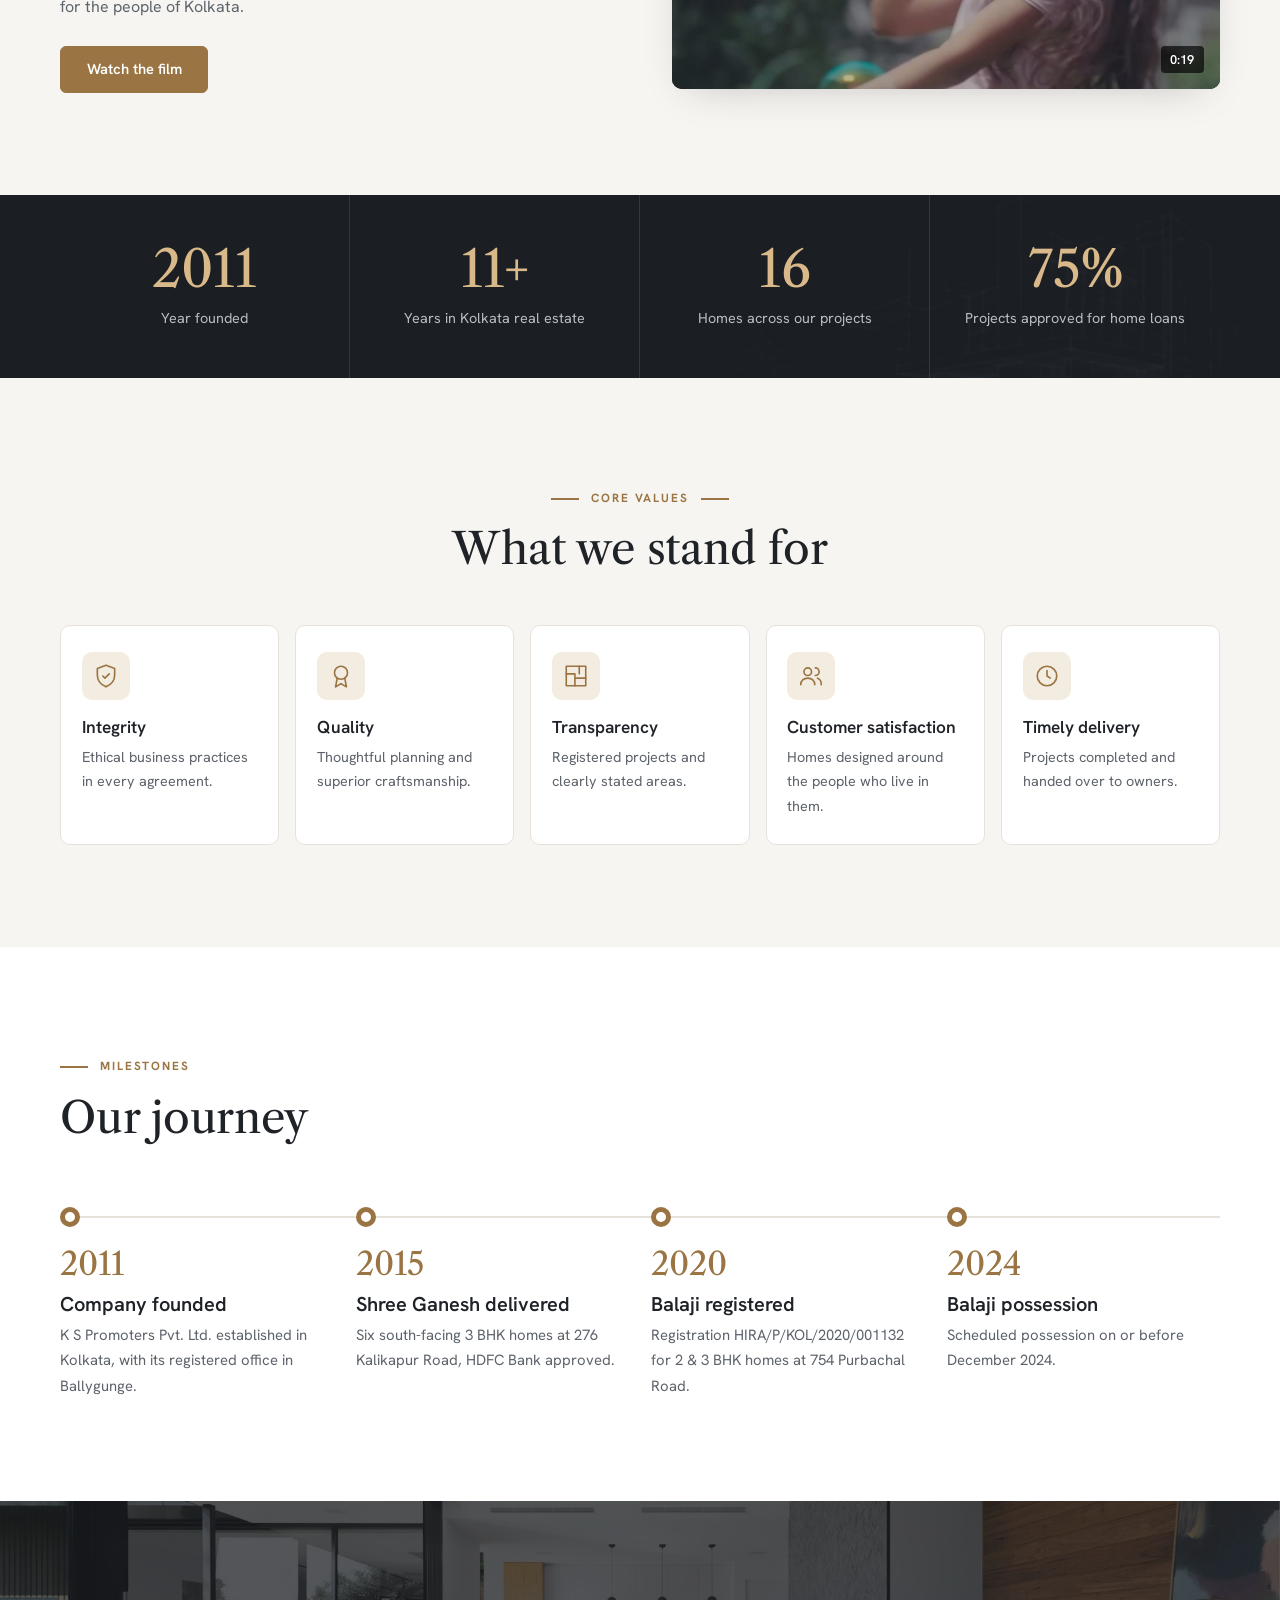
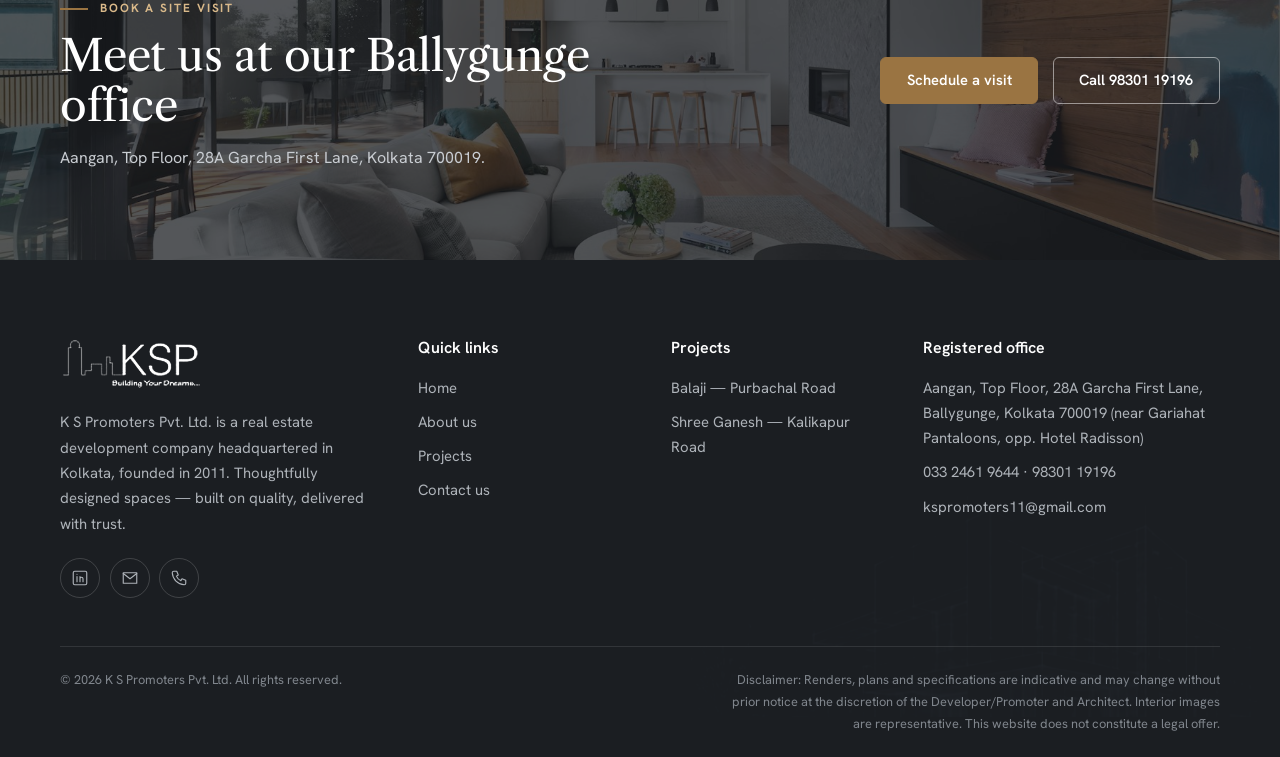
<file: about.html>
<!DOCTYPE html>
<html lang="en">
<head>
<meta charset="utf-8">
<meta name="viewport" content="width=device-width,initial-scale=1">
<title>About Us | K S Promoters Pvt. Ltd.</title>
<meta name="description" content="About K S Promoters Pvt. Ltd. — a Kolkata real estate development company founded in 2011, built on integrity, quality, transparency, customer satisfaction and timely delivery.">
<meta name="theme-color" content="#ffffff">
<link rel="icon" href="assets/ksp-logo.png">
<link rel="preconnect" href="https://fonts.googleapis.com"><link rel="preconnect" href="https://fonts.gstatic.com" crossorigin>
<link href="https://fonts.googleapis.com/css2?family=Hanken+Grotesk:wght@400;500;600;700&family=Libre+Caslon+Text:ital,wght@0,400;0,700;1,400&display=swap" rel="stylesheet">
<link rel="stylesheet" href="style.css">
</head>
<body>
<svg width="0" height="0" style="position:absolute" aria-hidden="true">
<symbol id="i-car" viewBox="0 0 24 24"><path d="M3 13l2-5h14l2 5v5H3zM3 13h18M7 18v2M17 18v2"/><circle cx="7.5" cy="15.5" r="1"/><circle cx="16.5" cy="15.5" r="1"/></symbol>
<symbol id="i-lift" viewBox="0 0 24 24"><rect x="5" y="2" width="14" height="20"/><path d="M12 2v20M7.5 10l1.5-2 1.5 2M13.5 14l1.5 2 1.5-2"/></symbol>
<symbol id="i-intercom" viewBox="0 0 24 24"><rect x="6" y="2" width="12" height="20" rx="1"/><circle cx="12" cy="8" r="2.5"/><path d="M9 14h6M9 17h6"/></symbol>
<symbol id="i-power" viewBox="0 0 24 24"><path d="M13 2L4 14h7l-1 8 9-12h-7z"/></symbol>
<symbol id="i-cctv" viewBox="0 0 24 24"><path d="M3 7l13 4-2 5L2 12zM14.5 14.5l3 1M17.5 15.5V20h4"/></symbol>
<symbol id="i-shield" viewBox="0 0 24 24"><path d="M12 2l8 3v6c0 5-3.5 9-8 11-4.5-2-8-6-8-11V5zM9 12l2 2 4-4"/></symbol>
<symbol id="i-water" viewBox="0 0 24 24"><path d="M12 2s7 7.5 7 12a7 7 0 01-14 0c0-4.5 7-12 7-12z"/></symbol>
<symbol id="i-ro" viewBox="0 0 24 24"><path d="M6 3h12l-2 8v8a2 2 0 01-2 2h-4a2 2 0 01-2-2v-8zM7 7h10"/></symbol>
<symbol id="i-marble" viewBox="0 0 24 24"><rect x="3" y="3" width="18" height="18"/><path d="M3 12h18M12 3v18M5 9l3-4M14 20l5-5"/></symbol>
<symbol id="i-window" viewBox="0 0 24 24"><rect x="3" y="3" width="18" height="18"/><path d="M12 3v18M3 8h18M14.5 13v3"/></symbol>
<symbol id="i-sun" viewBox="0 0 24 24"><circle cx="12" cy="12" r="4"/><path d="M12 2v2M12 20v2M2 12h2M20 12h2M4.9 4.9l1.4 1.4M17.7 17.7l1.4 1.4M4.9 19.1l1.4-1.4M17.7 6.3l1.4-1.4"/></symbol>
<symbol id="i-pin" viewBox="0 0 24 24"><path d="M12 22s7-7 7-12a7 7 0 00-14 0c0 5 7 12 7 12z"/><circle cx="12" cy="10" r="2.5"/></symbol>
<symbol id="i-phone" viewBox="0 0 24 24"><path d="M5 3h4l2 5-2.5 1.5a11 11 0 006 6L16 13l5 2v4a2 2 0 01-2 2A17 17 0 013 5a2 2 0 012-2z"/></symbol>
<symbol id="i-mail" viewBox="0 0 24 24"><rect x="3" y="5" width="18" height="14"/><path d="M3 6l9 7 9-7"/></symbol>
<symbol id="i-in" viewBox="0 0 24 24"><rect x="3" y="3" width="18" height="18" rx="2"/><path d="M8 10v7M8 7v.01M12 17v-4a2 2 0 014 0v4M12 10v7"/></symbol>
<symbol id="i-key" viewBox="0 0 24 24"><circle cx="8" cy="15" r="4"/><path d="M11 12l9-9M17 6l3 3M15 8l2 2"/></symbol>
<symbol id="i-compass" viewBox="0 0 24 24"><circle cx="12" cy="12" r="9"/><path d="M15.5 8.5l-2 5-5 2 2-5z"/></symbol>
<symbol id="i-bank" viewBox="0 0 24 24"><path d="M3 10l9-6 9 6M5 10v8M9.5 10v8M14.5 10v8M19 10v8M3 21h18"/></symbol>
<symbol id="i-plan" viewBox="0 0 24 24"><rect x="3" y="3" width="18" height="18"/><path d="M3 10h8v11M11 14h10M15 3v7"/></symbol>
<symbol id="i-road" viewBox="0 0 24 24"><path d="M8 3L4 21M16 3l4 18M12 4v3M12 10v3M12 16v3"/></symbol>
<symbol id="i-building" viewBox="0 0 24 24"><rect x="4" y="3" width="10" height="18"/><path d="M14 9h6v12h-6M7 7h1M10 7h1M7 11h1M10 11h1M7 15h1M10 15h1M2 21h20"/></symbol>
<symbol id="i-users" viewBox="0 0 24 24"><circle cx="9" cy="8" r="3.5"/><path d="M2.5 20c0-3.6 2.9-6 6.5-6s6.5 2.4 6.5 6M16 4.5a3.5 3.5 0 010 7M18 14c2.2.6 3.5 2.7 3.5 6"/></symbol>
<symbol id="i-clock" viewBox="0 0 24 24"><circle cx="12" cy="12" r="9"/><path d="M12 7v5l3 2"/></symbol>
<symbol id="i-award" viewBox="0 0 24 24"><circle cx="12" cy="9" r="6"/><path d="M8.5 14L7 22l5-3 5 3-1.5-8"/></symbol>
<symbol id="i-bus" viewBox="0 0 24 24"><rect x="4" y="3" width="16" height="15" rx="2"/><path d="M4 11h16M8 18v3M16 18v3"/></symbol>
<symbol id="i-train" viewBox="0 0 24 24"><rect x="5" y="3" width="14" height="14" rx="3"/><path d="M5 10h14M8 21l2-4M16 21l-2-4"/></symbol>
<symbol id="i-hospital" viewBox="0 0 24 24"><rect x="3" y="4" width="18" height="17" rx="1"/><path d="M12 8v6M9 11h6"/></symbol>
<symbol id="i-school" viewBox="0 0 24 24"><path d="M2 9l10-5 10 5-10 5zM6 11v5c0 1.5 3 3 6 3s6-1.5 6-3v-5"/></symbol>
<symbol id="i-bag" viewBox="0 0 24 24"><path d="M5 8h14l-1 13H6zM9 8V6a3 3 0 016 0v2"/></symbol>
<symbol id="i-hotel" viewBox="0 0 24 24"><path d="M3 21V5h12v16M15 10h6v11M6 8h2M10 8h2M6 12h2M10 12h2M6 16h2M10 16h2M1 21h22"/></symbol>
<symbol id="i-arrow" viewBox="0 0 24 24"><path d="M5 12h14M13 6l6 6-6 6"/></symbol>
</svg>
<div class="topbar"><div class="wrap">
  <div class="l"><a href="tel:+913324619644"><svg class="i" aria-hidden="true"><use href="#i-phone"/></svg> 033 2461 9644</a><a href="mailto:kspromoters11@gmail.com"><svg class="i" aria-hidden="true"><use href="#i-mail"/></svg> kspromoters11@gmail.com</a></div>
  <div class="r"><span>Balaji RERA: HIRA/P/KOL/2020/001132</span><a href="https://www.linkedin.com/company/k-s-promo-ters-pvt-ltd/" target="_blank" rel="noopener"><svg class="i" aria-hidden="true"><use href="#i-in"/></svg> LinkedIn</a></div>
</div></div>
<header class="hd"><div class="wrap">
  <a class="logo" href="index.html" aria-label="K S Promoters — home"><img src="assets/ksp-logo.png" alt="KSP — K S Promoters Pvt. Ltd., Building Your Dreams" width="520" height="196"></a>
  <ul class="nav" id="nav">
    <li><a href="index.html">Home</a></li>
    <li><a href="about.html" aria-current="page">About Us</a></li>
    <li><a href="projects.html">Projects<span class="caret"></span></a>
      <ul class="drop">
        <li><a href="balaji.html"><img src="assets/balaji-hero.jpg" alt=""><span><b>Balaji</b><small>Purbachal Road · 2 &amp; 3 BHK</small></span></a></li>
        <li><a href="shree-ganesh.html"><img src="assets/sg-render.jpg" alt=""><span><b>Shree Ganesh</b><small>Kalikapur Road · Completed</small></span></a></li>
        <li><a href="projects.html"><span><b>All projects</b><small>Ongoing &amp; completed</small></span></a></li>
      </ul></li>
    <li><a href="contact.html">Contact Us</a></li>
  </ul>
  <div class="hd-cta">
    <a class="hd-phone" href="tel:+919830119196"><span class="ic"><svg class="i" aria-hidden="true"><use href="#i-phone"/></svg></span><span>Call us<b>98301 19196</b></span></a>
    <a class="btn" href="contact.html" data-enquire>Enquire Now</a>
    <a class="hd-call" href="tel:+919830119196" aria-label="Call 98301 19196"><svg class="i" aria-hidden="true"><use href="#i-phone"/></svg></a>
    <button class="burger" aria-label="Menu" aria-expanded="false" aria-controls="nav"><span></span></button>
  </div>
</div></header>
<main>
<section class="phero"><div class="wrap">
  <nav class="crumbs"><a href="index.html">Home</a><span>/</span><span>About us</span></nav>
  <h1 class="h1">About K S Promoters</h1>
  <p class="lead">Thoughtfully designed spaces. Built on quality. Delivered with trust.</p>
</div></section>

<section class="sec"><div class="wrap split">
  <div class="about-img rv">
    <div class="main"><img src="assets/sg-render.jpg" alt="Shree Ganesh, Kalikapur Road" loading="lazy" style="object-position:50% 30%"></div>
    <div class="inset"><img src="assets/balaji-hero.jpg" alt="Balaji, Purbachal Road" loading="lazy"></div>
    <div class="since"><b>2011</b><small>Established</small></div>
  </div>
  <div class="rv d1">
    <span class="eyebrow">Who we are</span>
    <h2 class="h2" style="margin:1rem 0 1.2rem">A Kolkata developer committed to <em>quality and trust</em></h2>
    <p class="p">K S Promoters Pvt. Ltd. is a real estate development company headquartered in Kolkata, West Bengal, dedicated to developing quality residential projects that reflect thoughtful planning, superior craftsmanship, and enduring value.</p>
    <p class="p">Founded in 2011, the company has steadily built its reputation on a foundation of integrity, transparency, and customer satisfaction. Every development is envisioned with a focus on modern lifestyles, efficient design, and sustainable quality, ensuring spaces that meet the aspirations of today's homeowners and businesses.</p>
    <p class="p">At K S Promoters, we believe that every project is an opportunity to create more than just buildings — it is an opportunity to build communities, foster relationships, and deliver experiences that stand the test of time. Driven by ethical business practices and a commitment to excellence, we continue to pursue meaningful growth while creating developments that enhance the urban landscape of West Bengal.</p>
  </div>
</div></section>

<section class="sec soft"><div class="wrap split">
  <div class="rv">
    <span class="eyebrow">Our story</span>
    <h2 class="h2" style="margin:1rem 0 1.2rem">Building Kolkata's <em>next chapter</em></h2>
    <p class="p">From the city's landmarks to the construction site to the family moving in — a short film on what drives K S Promoters: quality homes, built with care, for the people of Kolkata.</p>
    <button class="btn" type="button" data-film style="margin-top:1.6rem">Watch the film</button>
  </div>
  <button class="film-thumb rv d1" type="button" data-film aria-label="Play the K S Promoters film">
    <img src="assets/video/film-poster.jpg" alt="" loading="lazy"><span class="play big"><i></i></span><span class="dur">0:19</span>
  </button>
</div></section>

<section class="stats"><div class="wrap rv">
  <div class="s"><b>2011</b><span>Year founded</span></div>
  <div class="s"><b><span data-count="15">15</span>+</b><span>Years in Kolkata real estate</span></div>
  <div class="s"><b data-count="22">22</b><span>Homes across our projects</span></div>
  <div class="s"><b><span data-count="100">100</span>%</b><span>Projects approved for home loans</span></div>
</div></section>

<section class="sec soft"><div class="wrap">
  <div class="sec-head center"><span class="eyebrow">Core values</span><h2 class="h2">What we stand for</h2></div>
  <div class="vcards">
    <div class="rv"><span class="ic"><svg class="i" aria-hidden="true"><use href="#i-shield"/></svg></span><h3 class="h3">Integrity</h3><p>Ethical business practices in every agreement.</p></div>
    <div class="rv d1"><span class="ic"><svg class="i" aria-hidden="true"><use href="#i-award"/></svg></span><h3 class="h3">Quality</h3><p>Thoughtful planning and superior craftsmanship.</p></div>
    <div class="rv d2"><span class="ic"><svg class="i" aria-hidden="true"><use href="#i-plan"/></svg></span><h3 class="h3">Transparency</h3><p>Registered projects and clearly stated areas.</p></div>
    <div class="rv d3"><span class="ic"><svg class="i" aria-hidden="true"><use href="#i-users"/></svg></span><h3 class="h3">Customer satisfaction</h3><p>Homes designed around the people who live in them.</p></div>
    <div class="rv d4"><span class="ic"><svg class="i" aria-hidden="true"><use href="#i-clock"/></svg></span><h3 class="h3">Timely delivery</h3><p>Projects completed and handed over to owners.</p></div>
  </div>
</div></section>

<section class="sec"><div class="wrap">
  <div class="sec-head"><span class="eyebrow">Milestones</span><h2 class="h2">Our journey</h2></div>
  <ol class="timeline">
    <li class="rv"><span class="yr">2011</span><h3 class="h3">Company founded</h3><p>K S Promoters Pvt. Ltd. established in Kolkata, with its registered office in Ballygunge.</p></li>
    <li class="rv d1"><span class="yr">2015</span><h3 class="h3">Shree Ganesh delivered</h3><p>Six south-facing 3 BHK homes at 276 Kalikapur Road, HDFC Bank approved.</p></li>
    <li class="rv d2"><span class="yr">2020</span><h3 class="h3">Balaji registered</h3><p>Registration HIRA/P/KOL/2020/001132 for 2 &amp; 3 BHK homes at 754 Purbachal Road.</p></li>
    <li class="rv d3"><span class="yr">2024</span><h3 class="h3">Balaji possession</h3><p>Scheduled possession on or before December 2024.</p></li>
  </ol>
</div></section>
<section class="cta"><img src="assets/interior-2.jpg" alt="" loading="lazy"><div class="wrap">
  <div><span class="eyebrow" style="color:#d9b98a">Book a site visit</span><h2 class="h2" style="margin-top:.8rem">Meet us at our Ballygunge office</h2><p class="p">Aangan, Top Floor, 28A Garcha First Lane, Kolkata 700019.</p></div>
  <div class="actions"><a class="btn" href="contact.html" data-enquire="">Schedule a visit</a><a class="btn ghost-w" href="tel:+919830119196">Call 98301 19196</a></div>
</div></section>
</main>
<footer class="ft"><div class="wrap">
  <div class="top">
    <div><a class="logo" href="index.html"><img src="assets/ksp-logo-white.png" alt="KSP — K S Promoters Pvt. Ltd." width="520" height="196"></a>
      <p>K S Promoters Pvt. Ltd. is a real estate development company headquartered in Kolkata, founded in 2011. Thoughtfully designed spaces — built on quality, delivered with trust.</p>
      <div class="social"><a href="https://www.linkedin.com/company/k-s-promo-ters-pvt-ltd/" target="_blank" rel="noopener" aria-label="LinkedIn"><svg class="i" aria-hidden="true"><use href="#i-in"/></svg></a><a href="mailto:kspromoters11@gmail.com" aria-label="Email"><svg class="i" aria-hidden="true"><use href="#i-mail"/></svg></a><a href="tel:+913324619644" aria-label="Phone"><svg class="i" aria-hidden="true"><use href="#i-phone"/></svg></a></div></div>
    <div><h4>Quick links</h4><ul><li><a href="index.html">Home</a></li><li><a href="about.html">About us</a></li><li><a href="projects.html">Projects</a></li><li><a href="contact.html">Contact us</a></li></ul></div>
    <div><h4>Projects</h4><ul><li><a href="balaji.html">Balaji — Purbachal Road</a></li><li><a href="shree-ganesh.html">Shree Ganesh — Kalikapur Road</a></li></ul></div>
    <div><h4>Registered office</h4><ul><li>Aangan, Top Floor, 28A Garcha First Lane, Ballygunge, Kolkata 700019 (near Gariahat Pantaloons, opp. Hotel Radisson)</li><li><a href="tel:+913324619644">033 2461 9644</a> · <a href="tel:+919830119196">98301 19196</a></li><li><a href="mailto:kspromoters11@gmail.com">kspromoters11@gmail.com</a></li></ul></div>
  </div>
  <div class="bot"><p>© <span class="yr-now"></span> K S Promoters Pvt. Ltd. All rights reserved.</p><p>Disclaimer: Renders, plans and specifications are indicative and may change without prior notice at the discretion of the Developer/Promoter and Architect. Interior images are representative. This website does not constitute a legal offer.</p></div>
</div></footer>
<dialog class="film" aria-label="K S Promoters film">
  <button class="x" aria-label="Close">×</button>
  <video controls playsinline preload="none" poster="assets/video/film-poster.jpg"><source src="assets/video/ksp-film.mp4" type="video/mp4"></video>
</dialog>
<dialog class="enq" aria-labelledby="enq-t">
  <button class="x" aria-label="Close">×</button>
  <form class="form enquiry">
    <div><span class="eyebrow">Enquire now</span><h2 id="enq-t" class="h3" style="margin-top:.6rem">Our team will call you back</h2></div>
<div class="two">
  <div class="field"><label for="m-name">Full name *</label><input id="m-name" name="name" required autocomplete="name"></div>
  <div class="field"><label for="m-phone">Phone *</label><input id="m-phone" name="phone" type="tel" required autocomplete="tel"></div>
</div>
<div class="field"><label for="m-project">Interested in</label><select id="m-project" name="project"><option>Balaji</option><option>Shree Ganesh</option><option>General enquiry</option></select></div>
<div class="field"><label for="m-msg">Message</label><textarea id="m-msg" name="msg" placeholder="Preferred configuration, site-visit date, questions…"></textarea></div>
<button class="btn" type="submit">Submit enquiry</button>
<p class="note">By submitting, you agree to be contacted by K S Promoters about your enquiry.</p>
  </form>
</dialog>
<nav class="mbar" aria-label="Quick actions">
  <a href="tel:+919830119196"><svg class="i" aria-hidden="true"><use href="#i-phone"/></svg><span>Call</span></a>
  <a href="https://wa.me/919830119196?text=Hi%2C%20I%27m%20interested%20in%20a%20K%20S%20Promoters%20property." target="_blank" rel="noopener"><svg viewBox="0 0 24 24"><path d="M12 2a10 10 0 00-8.6 15.1L2 22l5-1.3A10 10 0 1012 2zm0 18.2a8.2 8.2 0 01-4.2-1.2l-.3-.2-3 .8.8-2.9-.2-.3A8.2 8.2 0 1112 20.2zm4.5-6.1c-.2-.1-1.5-.7-1.7-.8s-.4-.1-.6.1-.7.8-.8 1-.3.2-.5.1a6.7 6.7 0 01-3.3-2.9c-.3-.4.2-.4.7-1.3a.4.4 0 000-.4l-.8-1.9c-.2-.5-.4-.4-.6-.4h-.5a1 1 0 00-.7.3 3 3 0 00-.9 2.2 5.2 5.2 0 001.1 2.8 11.9 11.9 0 004.6 4c1.7.7 2.4.8 3.2.7a2.8 2.8 0 001.8-1.3 2.3 2.3 0 00.2-1.3c-.1-.1-.3-.2-.5-.3z"/></svg><span>WhatsApp</span></a>
  <a href="contact.html" data-enquire class="pri"><svg class="i" aria-hidden="true"><use href="#i-mail"/></svg><span>Enquire</span></a>
</nav>
<a class="wa" href="https://wa.me/919830119196?text=Hi%2C%20I%27m%20interested%20in%20a%20K%20S%20Promoters%20property." target="_blank" rel="noopener" aria-label="Chat on WhatsApp"><svg viewBox="0 0 24 24"><path d="M12 2a10 10 0 00-8.6 15.1L2 22l5-1.3A10 10 0 1012 2zm0 18.2a8.2 8.2 0 01-4.2-1.2l-.3-.2-3 .8.8-2.9-.2-.3A8.2 8.2 0 1112 20.2zm4.5-6.1c-.2-.1-1.5-.7-1.7-.8s-.4-.1-.6.1-.7.8-.8 1-.3.2-.5.1a6.7 6.7 0 01-3.3-2.9c-.3-.4.2-.4.7-1.3a.4.4 0 000-.4l-.8-1.9c-.2-.5-.4-.4-.6-.4h-.5a1 1 0 00-.7.3 3 3 0 00-.9 2.2 5.2 5.2 0 001.1 2.8 11.9 11.9 0 004.6 4c1.7.7 2.4.8 3.2.7a2.8 2.8 0 001.8-1.3 2.3 2.3 0 00.2-1.3c-.1-.1-.3-.2-.5-.3z"/></svg></a>
<script src="script.js"></script>
</body>
</html>
</file>
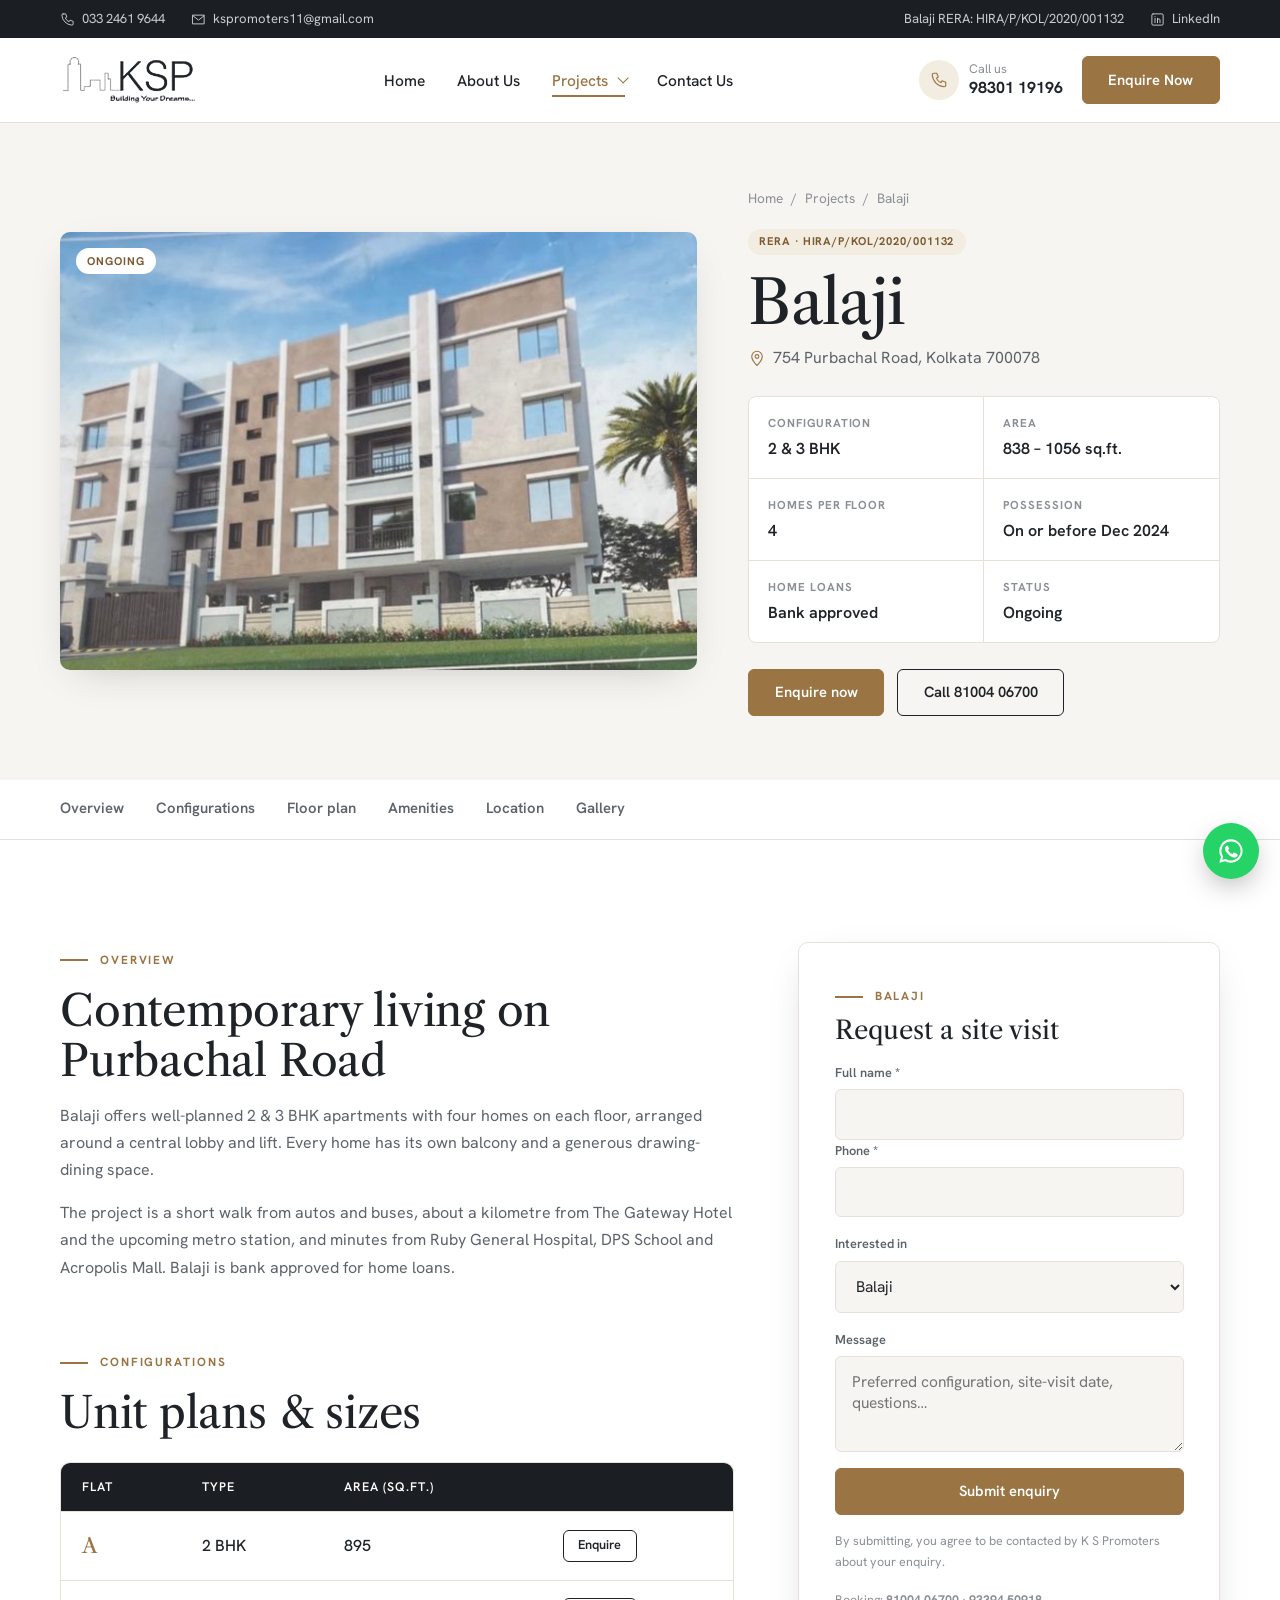
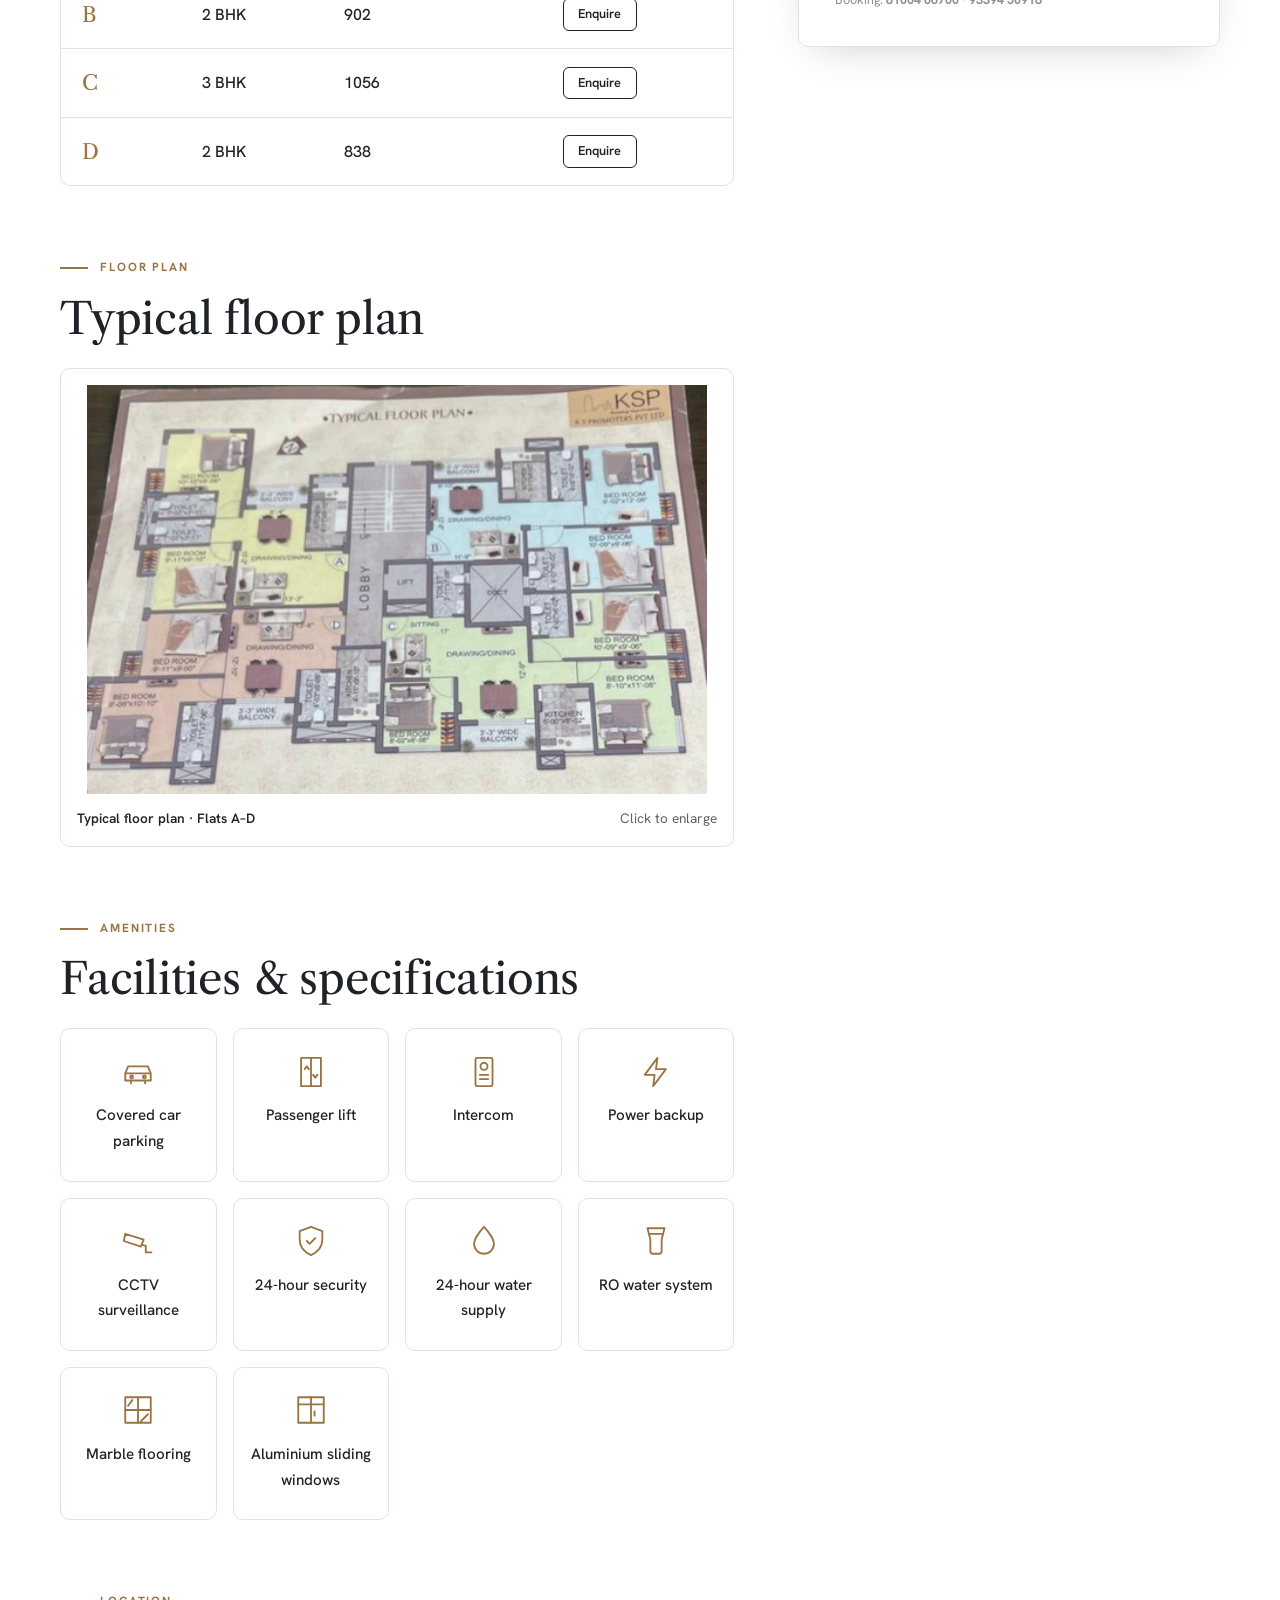
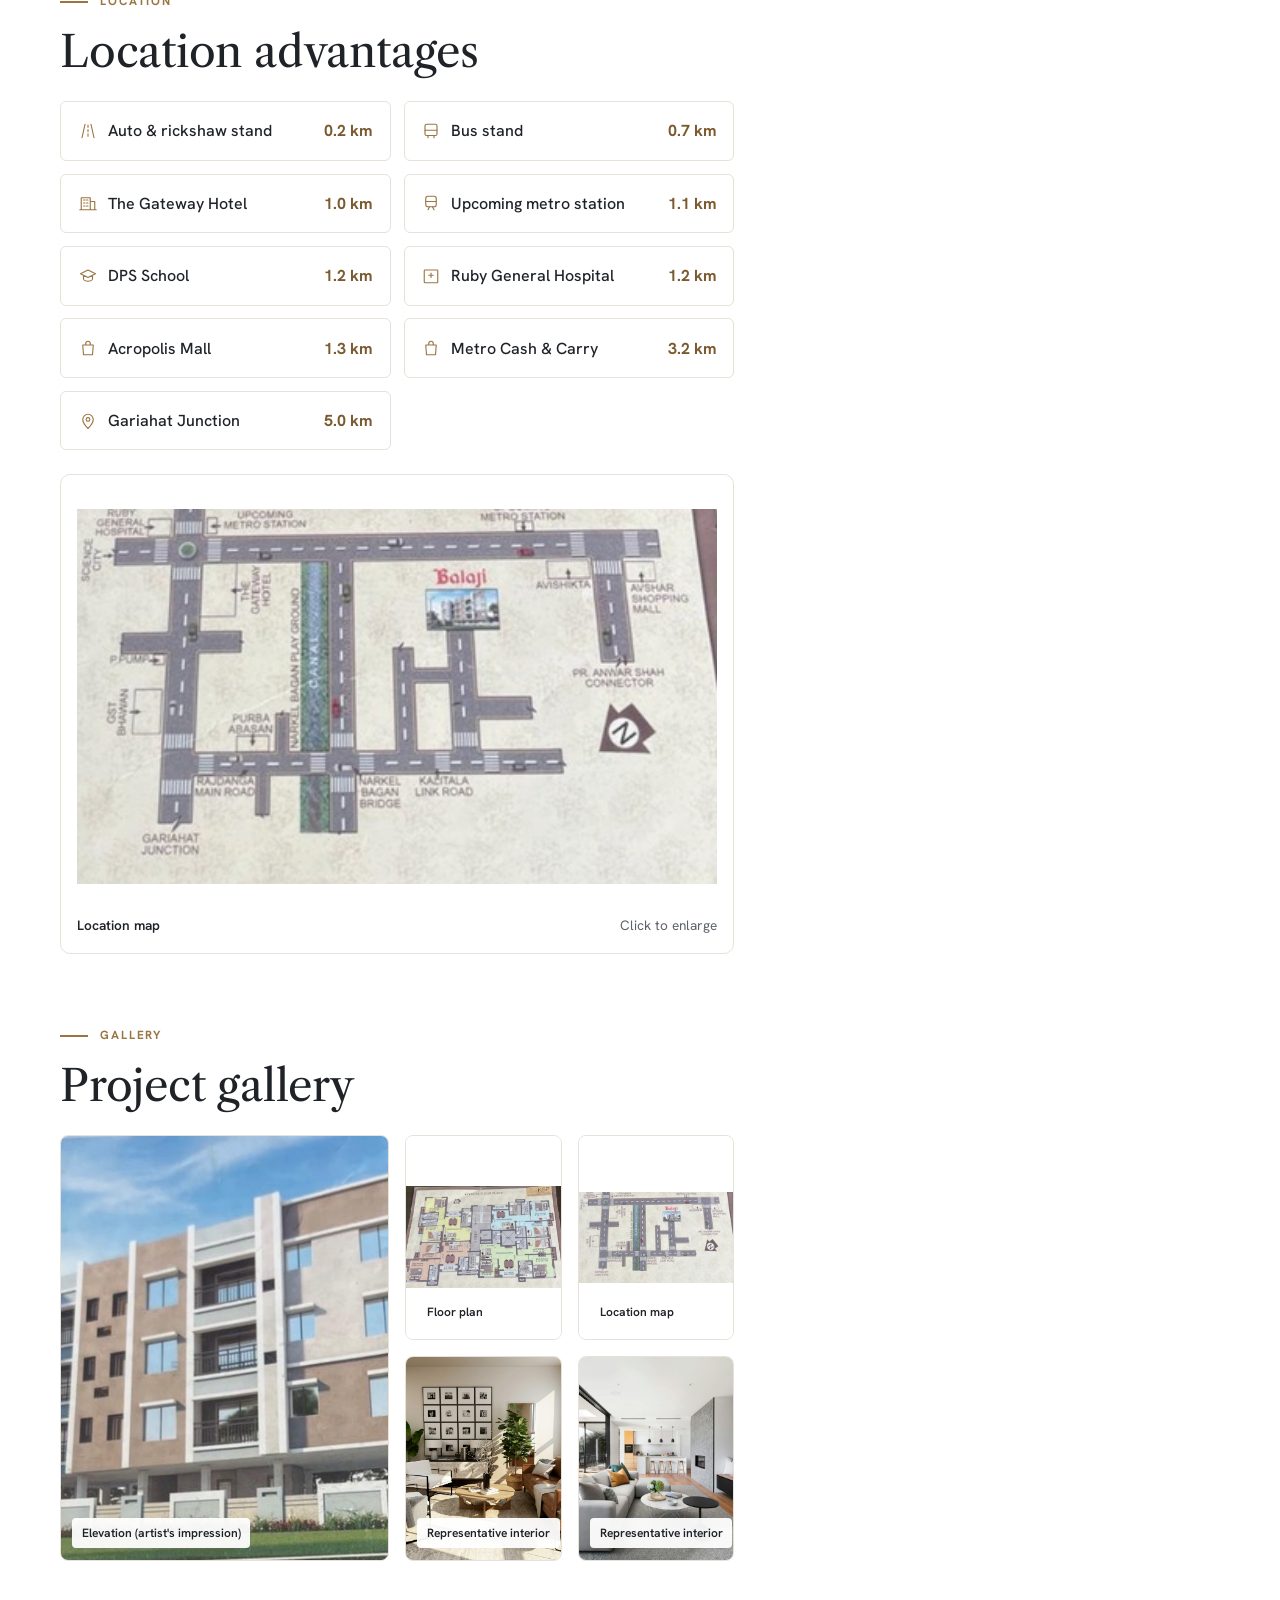
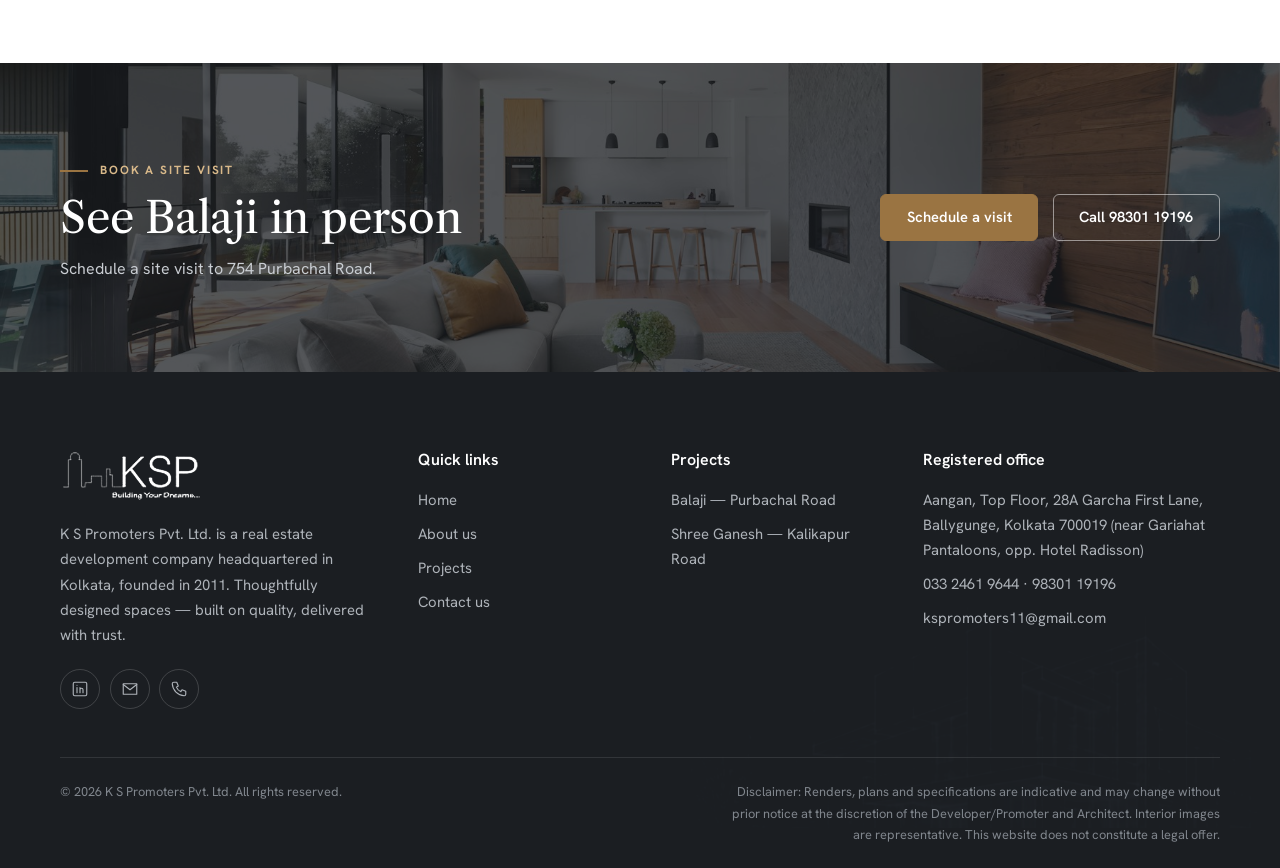
<file: balaji.html>
<!DOCTYPE html>
<html lang="en">
<head>
<meta charset="utf-8">
<meta name="viewport" content="width=device-width,initial-scale=1">
<title>Balaji — 2 & 3 BHK Apartments, Purbachal Road | K S Promoters</title>
<meta name="description" content="Balaji by K S Promoters — 2 & 3 BHK apartments of 838–1056 sq.ft. at 754 Purbachal Road, Kolkata 700078. RERA HIRA/P/KOL/2020/001132. Bank approved.">
<meta name="theme-color" content="#ffffff">
<link rel="icon" href="assets/ksp-logo.png">
<link rel="preconnect" href="https://fonts.googleapis.com"><link rel="preconnect" href="https://fonts.gstatic.com" crossorigin>
<link href="https://fonts.googleapis.com/css2?family=Hanken+Grotesk:wght@400;500;600;700&family=Libre+Caslon+Text:ital,wght@0,400;0,700;1,400&display=swap" rel="stylesheet">
<link rel="stylesheet" href="style.css">
</head>
<body>
<svg width="0" height="0" style="position:absolute" aria-hidden="true">
<symbol id="i-car" viewBox="0 0 24 24"><path d="M3 13l2-5h14l2 5v5H3zM3 13h18M7 18v2M17 18v2"/><circle cx="7.5" cy="15.5" r="1"/><circle cx="16.5" cy="15.5" r="1"/></symbol>
<symbol id="i-lift" viewBox="0 0 24 24"><rect x="5" y="2" width="14" height="20"/><path d="M12 2v20M7.5 10l1.5-2 1.5 2M13.5 14l1.5 2 1.5-2"/></symbol>
<symbol id="i-intercom" viewBox="0 0 24 24"><rect x="6" y="2" width="12" height="20" rx="1"/><circle cx="12" cy="8" r="2.5"/><path d="M9 14h6M9 17h6"/></symbol>
<symbol id="i-power" viewBox="0 0 24 24"><path d="M13 2L4 14h7l-1 8 9-12h-7z"/></symbol>
<symbol id="i-cctv" viewBox="0 0 24 24"><path d="M3 7l13 4-2 5L2 12zM14.5 14.5l3 1M17.5 15.5V20h4"/></symbol>
<symbol id="i-shield" viewBox="0 0 24 24"><path d="M12 2l8 3v6c0 5-3.5 9-8 11-4.5-2-8-6-8-11V5zM9 12l2 2 4-4"/></symbol>
<symbol id="i-water" viewBox="0 0 24 24"><path d="M12 2s7 7.5 7 12a7 7 0 01-14 0c0-4.5 7-12 7-12z"/></symbol>
<symbol id="i-ro" viewBox="0 0 24 24"><path d="M6 3h12l-2 8v8a2 2 0 01-2 2h-4a2 2 0 01-2-2v-8zM7 7h10"/></symbol>
<symbol id="i-marble" viewBox="0 0 24 24"><rect x="3" y="3" width="18" height="18"/><path d="M3 12h18M12 3v18M5 9l3-4M14 20l5-5"/></symbol>
<symbol id="i-window" viewBox="0 0 24 24"><rect x="3" y="3" width="18" height="18"/><path d="M12 3v18M3 8h18M14.5 13v3"/></symbol>
<symbol id="i-sun" viewBox="0 0 24 24"><circle cx="12" cy="12" r="4"/><path d="M12 2v2M12 20v2M2 12h2M20 12h2M4.9 4.9l1.4 1.4M17.7 17.7l1.4 1.4M4.9 19.1l1.4-1.4M17.7 6.3l1.4-1.4"/></symbol>
<symbol id="i-pin" viewBox="0 0 24 24"><path d="M12 22s7-7 7-12a7 7 0 00-14 0c0 5 7 12 7 12z"/><circle cx="12" cy="10" r="2.5"/></symbol>
<symbol id="i-phone" viewBox="0 0 24 24"><path d="M5 3h4l2 5-2.5 1.5a11 11 0 006 6L16 13l5 2v4a2 2 0 01-2 2A17 17 0 013 5a2 2 0 012-2z"/></symbol>
<symbol id="i-mail" viewBox="0 0 24 24"><rect x="3" y="5" width="18" height="14"/><path d="M3 6l9 7 9-7"/></symbol>
<symbol id="i-in" viewBox="0 0 24 24"><rect x="3" y="3" width="18" height="18" rx="2"/><path d="M8 10v7M8 7v.01M12 17v-4a2 2 0 014 0v4M12 10v7"/></symbol>
<symbol id="i-key" viewBox="0 0 24 24"><circle cx="8" cy="15" r="4"/><path d="M11 12l9-9M17 6l3 3M15 8l2 2"/></symbol>
<symbol id="i-compass" viewBox="0 0 24 24"><circle cx="12" cy="12" r="9"/><path d="M15.5 8.5l-2 5-5 2 2-5z"/></symbol>
<symbol id="i-bank" viewBox="0 0 24 24"><path d="M3 10l9-6 9 6M5 10v8M9.5 10v8M14.5 10v8M19 10v8M3 21h18"/></symbol>
<symbol id="i-plan" viewBox="0 0 24 24"><rect x="3" y="3" width="18" height="18"/><path d="M3 10h8v11M11 14h10M15 3v7"/></symbol>
<symbol id="i-road" viewBox="0 0 24 24"><path d="M8 3L4 21M16 3l4 18M12 4v3M12 10v3M12 16v3"/></symbol>
<symbol id="i-building" viewBox="0 0 24 24"><rect x="4" y="3" width="10" height="18"/><path d="M14 9h6v12h-6M7 7h1M10 7h1M7 11h1M10 11h1M7 15h1M10 15h1M2 21h20"/></symbol>
<symbol id="i-users" viewBox="0 0 24 24"><circle cx="9" cy="8" r="3.5"/><path d="M2.5 20c0-3.6 2.9-6 6.5-6s6.5 2.4 6.5 6M16 4.5a3.5 3.5 0 010 7M18 14c2.2.6 3.5 2.7 3.5 6"/></symbol>
<symbol id="i-clock" viewBox="0 0 24 24"><circle cx="12" cy="12" r="9"/><path d="M12 7v5l3 2"/></symbol>
<symbol id="i-award" viewBox="0 0 24 24"><circle cx="12" cy="9" r="6"/><path d="M8.5 14L7 22l5-3 5 3-1.5-8"/></symbol>
<symbol id="i-bus" viewBox="0 0 24 24"><rect x="4" y="3" width="16" height="15" rx="2"/><path d="M4 11h16M8 18v3M16 18v3"/></symbol>
<symbol id="i-train" viewBox="0 0 24 24"><rect x="5" y="3" width="14" height="14" rx="3"/><path d="M5 10h14M8 21l2-4M16 21l-2-4"/></symbol>
<symbol id="i-hospital" viewBox="0 0 24 24"><rect x="3" y="4" width="18" height="17" rx="1"/><path d="M12 8v6M9 11h6"/></symbol>
<symbol id="i-school" viewBox="0 0 24 24"><path d="M2 9l10-5 10 5-10 5zM6 11v5c0 1.5 3 3 6 3s6-1.5 6-3v-5"/></symbol>
<symbol id="i-bag" viewBox="0 0 24 24"><path d="M5 8h14l-1 13H6zM9 8V6a3 3 0 016 0v2"/></symbol>
<symbol id="i-hotel" viewBox="0 0 24 24"><path d="M3 21V5h12v16M15 10h6v11M6 8h2M10 8h2M6 12h2M10 12h2M6 16h2M10 16h2M1 21h22"/></symbol>
<symbol id="i-arrow" viewBox="0 0 24 24"><path d="M5 12h14M13 6l6 6-6 6"/></symbol>
</svg>
<div class="topbar"><div class="wrap">
  <div class="l"><a href="tel:+913324619644"><svg class="i" aria-hidden="true"><use href="#i-phone"/></svg> 033 2461 9644</a><a href="mailto:kspromoters11@gmail.com"><svg class="i" aria-hidden="true"><use href="#i-mail"/></svg> kspromoters11@gmail.com</a></div>
  <div class="r"><span>Balaji RERA: HIRA/P/KOL/2020/001132</span><a href="https://www.linkedin.com/company/k-s-promo-ters-pvt-ltd/" target="_blank" rel="noopener"><svg class="i" aria-hidden="true"><use href="#i-in"/></svg> LinkedIn</a></div>
</div></div>
<header class="hd"><div class="wrap">
  <a class="logo" href="index.html" aria-label="K S Promoters — home"><img src="assets/ksp-logo.png" alt="KSP — K S Promoters Pvt. Ltd., Building Your Dreams" width="520" height="196"></a>
  <ul class="nav" id="nav">
    <li><a href="index.html">Home</a></li>
    <li><a href="about.html">About Us</a></li>
    <li><a href="projects.html" aria-current="page">Projects<span class="caret"></span></a>
      <ul class="drop">
        <li><a href="balaji.html"><img src="assets/balaji-hero.jpg" alt=""><span><b>Balaji</b><small>Purbachal Road · 2 &amp; 3 BHK</small></span></a></li>
        <li><a href="shree-ganesh.html"><img src="assets/sg-render.jpg" alt=""><span><b>Shree Ganesh</b><small>Kalikapur Road · Completed</small></span></a></li>
        <li><a href="projects.html"><span><b>All projects</b><small>Ongoing &amp; completed</small></span></a></li>
      </ul></li>
    <li><a href="contact.html">Contact Us</a></li>
  </ul>
  <div class="hd-cta">
    <a class="hd-phone" href="tel:+919830119196"><span class="ic"><svg class="i" aria-hidden="true"><use href="#i-phone"/></svg></span><span>Call us<b>98301 19196</b></span></a>
    <a class="btn" href="contact.html" data-enquire>Enquire Now</a>
    <a class="hd-call" href="tel:+919830119196" aria-label="Call 98301 19196"><svg class="i" aria-hidden="true"><use href="#i-phone"/></svg></a>
    <button class="burger" aria-label="Menu" aria-expanded="false" aria-controls="nav"><span></span></button>
  </div>
</div></header>
<main>
<section class="pd-hero"><div class="wrap">
  <div class="main rv"><img src="assets/balaji-hero.jpg" alt="Balaji, 754 Purbachal Road" fetchpriority="high"><span class="badge top">Ongoing</span></div>
  <div class="rv d1">
    <nav class="crumbs"><a href="index.html">Home</a><span>/</span><a href="projects.html">Projects</a><span>/</span><span>Balaji</span></nav>
    <span class="badge">RERA · HIRA/P/KOL/2020/001132</span>
    <h1 class="h1">Balaji</h1>
    <p class="loc"><svg class="i" aria-hidden="true"><use href="#i-pin"/></svg> 754 Purbachal Road, Kolkata 700078</p>
    <dl class="specs"><div><dt>Configuration</dt><dd>2 &amp; 3 BHK</dd></div><div><dt>Area</dt><dd>838 – 1056 sq.ft.</dd></div><div><dt>Homes per floor</dt><dd>4</dd></div><div><dt>Possession</dt><dd>On or before Dec 2024</dd></div><div><dt>Home loans</dt><dd>Bank approved</dd></div><div><dt>Status</dt><dd>Ongoing</dd></div></dl>
    <div style="display:flex;gap:.8rem;flex-wrap:wrap"><a class="btn" href="contact.html" data-enquire="Balaji">Enquire now</a><a class="btn outline" href="tel:+918100406700">Call 81004 06700</a></div>
  </div>
</div></section>
<nav class="subnav"><div class="wrap"><a href="#overview">Overview</a><a href="#configurations">Configurations</a><a href="#floor-plan">Floor plan</a><a href="#amenities">Amenities</a><a href="#location">Location</a><a href="#gallery">Gallery</a></div></nav>

<section class="sec"><div class="wrap split top pd">
  <div>
    <div id="overview" class="rv"><span class="eyebrow">Overview</span><h2 class="h2" style="margin:1rem 0">Contemporary living on Purbachal Road</h2>
      <p class="p">Balaji offers well-planned 2 &amp; 3 BHK apartments with four homes on each floor, arranged around a central lobby and lift. Every home has its own balcony and a generous drawing-dining space.</p>
      <p class="p">The project is a short walk from autos and buses, about a kilometre from The Gateway Hotel and the upcoming metro station, and minutes from Ruby General Hospital, DPS School and Acropolis Mall. Balaji is bank approved for home loans.</p></div>

    <div id="configurations" class="rv" style="margin-top:4rem"><span class="eyebrow">Configurations</span><h2 class="h2" style="margin:1rem 0 1.5rem">Unit plans &amp; sizes</h2>
      <div style="overflow-x:auto"><table class="ctable"><thead><tr><th>Flat</th><th>Type</th><th>Area (sq.ft.)</th><th></th></tr></thead><tbody>
        <tr><td>A</td><td>2 BHK</td><td>895</td><td><a class="btn sm outline" href="contact.html" data-enquire="Balaji">Enquire</a></td></tr>
        <tr><td>B</td><td>2 BHK</td><td>902</td><td><a class="btn sm outline" href="contact.html" data-enquire="Balaji">Enquire</a></td></tr>
        <tr><td>C</td><td>3 BHK</td><td>1056</td><td><a class="btn sm outline" href="contact.html" data-enquire="Balaji">Enquire</a></td></tr>
        <tr><td>D</td><td>2 BHK</td><td>838</td><td><a class="btn sm outline" href="contact.html" data-enquire="Balaji">Enquire</a></td></tr>
      </tbody></table></div></div>

    <div id="floor-plan" class="rv" style="margin-top:4rem"><span class="eyebrow">Floor plan</span><h2 class="h2" style="margin:1rem 0 1.5rem">Typical floor plan</h2>
      <figure class="plate"><img src="assets/balaji-plan.jpg" alt="Balaji typical floor plan" loading="lazy"><figcaption><b>Typical floor plan · Flats A–D</b><span>Click to enlarge</span></figcaption></figure></div>

    <div id="amenities" class="rv" style="margin-top:4rem"><span class="eyebrow">Amenities</span><h2 class="h2" style="margin:1rem 0 1.5rem">Facilities &amp; specifications</h2>
      <ul class="amen" style="grid-template-columns:repeat(auto-fill,minmax(150px,1fr))">
  <li><svg class="i" aria-hidden="true"><use href="#i-car"/></svg><span>Covered car parking</span></li>
  <li><svg class="i" aria-hidden="true"><use href="#i-lift"/></svg><span>Passenger lift</span></li>
  <li><svg class="i" aria-hidden="true"><use href="#i-intercom"/></svg><span>Intercom</span></li>
  <li><svg class="i" aria-hidden="true"><use href="#i-power"/></svg><span>Power backup</span></li>
  <li><svg class="i" aria-hidden="true"><use href="#i-cctv"/></svg><span>CCTV surveillance</span></li>
  <li><svg class="i" aria-hidden="true"><use href="#i-shield"/></svg><span>24-hour security</span></li>
  <li><svg class="i" aria-hidden="true"><use href="#i-water"/></svg><span>24-hour water supply</span></li>
  <li><svg class="i" aria-hidden="true"><use href="#i-ro"/></svg><span>RO water system</span></li>
  <li><svg class="i" aria-hidden="true"><use href="#i-marble"/></svg><span>Marble flooring</span></li>
  <li><svg class="i" aria-hidden="true"><use href="#i-window"/></svg><span>Aluminium sliding windows</span></li>
</ul></div>

    <div id="location" class="rv" style="margin-top:4rem"><span class="eyebrow">Location</span><h2 class="h2" style="margin:1rem 0 1.5rem">Location advantages</h2>
      <ul class="dist">
  <li><span><svg class="i" aria-hidden="true"><use href="#i-road"/></svg>Auto &amp; rickshaw stand</span><b>0.2 km</b></li>
  <li><span><svg class="i" aria-hidden="true"><use href="#i-bus"/></svg>Bus stand</span><b>0.7 km</b></li>
  <li><span><svg class="i" aria-hidden="true"><use href="#i-hotel"/></svg>The Gateway Hotel</span><b>1.0 km</b></li>
  <li><span><svg class="i" aria-hidden="true"><use href="#i-train"/></svg>Upcoming metro station</span><b>1.1 km</b></li>
  <li><span><svg class="i" aria-hidden="true"><use href="#i-school"/></svg>DPS School</span><b>1.2 km</b></li>
  <li><span><svg class="i" aria-hidden="true"><use href="#i-hospital"/></svg>Ruby General Hospital</span><b>1.2 km</b></li>
  <li><span><svg class="i" aria-hidden="true"><use href="#i-bag"/></svg>Acropolis Mall</span><b>1.3 km</b></li>
  <li><span><svg class="i" aria-hidden="true"><use href="#i-bag"/></svg>Metro Cash &amp; Carry</span><b>3.2 km</b></li>
  <li><span><svg class="i" aria-hidden="true"><use href="#i-pin"/></svg>Gariahat Junction</span><b>5.0 km</b></li>
</ul>
      <figure class="plate" style="margin-top:1.5rem"><img src="assets/balaji-map.jpg" alt="Balaji location map" loading="lazy"><figcaption><b>Location map</b><span>Click to enlarge</span></figcaption></figure></div>

    <div id="gallery" class="rv" style="margin-top:4rem"><span class="eyebrow">Gallery</span><h2 class="h2" style="margin:1rem 0 1.5rem">Project gallery</h2>
      <div class="gallery">
        <figure><img src="assets/balaji-hero.jpg" alt="Balaji elevation" loading="lazy"><figcaption>Elevation (artist's impression)</figcaption></figure>
        <figure class="fit"><img src="assets/balaji-plan.jpg" alt="Floor plan" loading="lazy"><figcaption>Floor plan</figcaption></figure>
        <figure class="fit"><img src="assets/balaji-map.jpg" alt="Location map" loading="lazy"><figcaption>Location map</figcaption></figure>
        <figure><img src="assets/interior-1.jpg" alt="Representative interior" loading="lazy"><figcaption>Representative interior</figcaption></figure>
        <figure><img src="assets/interior-2.jpg" alt="Representative interior" loading="lazy"><figcaption>Representative interior</figcaption></figure>
      </div></div>
  </div>
  <aside class="side-form">
    <form class="form enquiry">
      <div><span class="eyebrow">Balaji</span><h2 class="h3" style="margin-top:.6rem">Request a site visit</h2></div>
<div>
  <div class="field"><label for="b-name">Full name *</label><input id="b-name" name="name" required autocomplete="name"></div>
  <div class="field"><label for="b-phone">Phone *</label><input id="b-phone" name="phone" type="tel" required autocomplete="tel"></div>
</div>
<div class="field"><label for="b-project">Interested in</label><select id="b-project" name="project"><option selected>Balaji</option><option>Shree Ganesh</option><option>General enquiry</option></select></div>
<div class="field"><label for="b-msg">Message</label><textarea id="b-msg" name="msg" placeholder="Preferred configuration, site-visit date, questions…"></textarea></div>
<button class="btn" type="submit">Submit enquiry</button>
<p class="note">By submitting, you agree to be contacted by K S Promoters about your enquiry.</p>
      <p class="note">Booking: <a href="tel:+918100406700"><b>81004 06700</b></a> · <a href="tel:+919339450918"><b>93394 50918</b></a></p>
    </form>
  </aside>
</div></section>
<section class="cta"><img src="assets/interior-2.jpg" alt="" loading="lazy"><div class="wrap">
  <div><span class="eyebrow" style="color:#d9b98a">Book a site visit</span><h2 class="h2" style="margin-top:.8rem">See Balaji in person</h2><p class="p">Schedule a site visit to 754 Purbachal Road.</p></div>
  <div class="actions"><a class="btn" href="contact.html" data-enquire="Balaji">Schedule a visit</a><a class="btn ghost-w" href="tel:+919830119196">Call 98301 19196</a></div>
</div></section>
</main>
<footer class="ft"><div class="wrap">
  <div class="top">
    <div><a class="logo" href="index.html"><img src="assets/ksp-logo-white.png" alt="KSP — K S Promoters Pvt. Ltd." width="520" height="196"></a>
      <p>K S Promoters Pvt. Ltd. is a real estate development company headquartered in Kolkata, founded in 2011. Thoughtfully designed spaces — built on quality, delivered with trust.</p>
      <div class="social"><a href="https://www.linkedin.com/company/k-s-promo-ters-pvt-ltd/" target="_blank" rel="noopener" aria-label="LinkedIn"><svg class="i" aria-hidden="true"><use href="#i-in"/></svg></a><a href="mailto:kspromoters11@gmail.com" aria-label="Email"><svg class="i" aria-hidden="true"><use href="#i-mail"/></svg></a><a href="tel:+913324619644" aria-label="Phone"><svg class="i" aria-hidden="true"><use href="#i-phone"/></svg></a></div></div>
    <div><h4>Quick links</h4><ul><li><a href="index.html">Home</a></li><li><a href="about.html">About us</a></li><li><a href="projects.html">Projects</a></li><li><a href="contact.html">Contact us</a></li></ul></div>
    <div><h4>Projects</h4><ul><li><a href="balaji.html">Balaji — Purbachal Road</a></li><li><a href="shree-ganesh.html">Shree Ganesh — Kalikapur Road</a></li></ul></div>
    <div><h4>Registered office</h4><ul><li>Aangan, Top Floor, 28A Garcha First Lane, Ballygunge, Kolkata 700019 (near Gariahat Pantaloons, opp. Hotel Radisson)</li><li><a href="tel:+913324619644">033 2461 9644</a> · <a href="tel:+919830119196">98301 19196</a></li><li><a href="mailto:kspromoters11@gmail.com">kspromoters11@gmail.com</a></li></ul></div>
  </div>
  <div class="bot"><p>© <span class="yr-now"></span> K S Promoters Pvt. Ltd. All rights reserved.</p><p>Disclaimer: Renders, plans and specifications are indicative and may change without prior notice at the discretion of the Developer/Promoter and Architect. Interior images are representative. This website does not constitute a legal offer.</p></div>
</div></footer>
<dialog class="film" aria-label="K S Promoters film">
  <button class="x" aria-label="Close">×</button>
  <video controls playsinline preload="none" poster="assets/video/film-poster.jpg"><source src="assets/video/ksp-film.mp4" type="video/mp4"></video>
</dialog>
<dialog class="enq" aria-labelledby="enq-t">
  <button class="x" aria-label="Close">×</button>
  <form class="form enquiry">
    <div><span class="eyebrow">Enquire now</span><h2 id="enq-t" class="h3" style="margin-top:.6rem">Our team will call you back</h2></div>
<div class="two">
  <div class="field"><label for="m-name">Full name *</label><input id="m-name" name="name" required autocomplete="name"></div>
  <div class="field"><label for="m-phone">Phone *</label><input id="m-phone" name="phone" type="tel" required autocomplete="tel"></div>
</div>
<div class="field"><label for="m-project">Interested in</label><select id="m-project" name="project"><option>Balaji</option><option>Shree Ganesh</option><option>General enquiry</option></select></div>
<div class="field"><label for="m-msg">Message</label><textarea id="m-msg" name="msg" placeholder="Preferred configuration, site-visit date, questions…"></textarea></div>
<button class="btn" type="submit">Submit enquiry</button>
<p class="note">By submitting, you agree to be contacted by K S Promoters about your enquiry.</p>
  </form>
</dialog>
<nav class="mbar" aria-label="Quick actions">
  <a href="tel:+919830119196"><svg class="i" aria-hidden="true"><use href="#i-phone"/></svg><span>Call</span></a>
  <a href="https://wa.me/919830119196?text=Hi%2C%20I%27m%20interested%20in%20a%20K%20S%20Promoters%20property." target="_blank" rel="noopener"><svg viewBox="0 0 24 24"><path d="M12 2a10 10 0 00-8.6 15.1L2 22l5-1.3A10 10 0 1012 2zm0 18.2a8.2 8.2 0 01-4.2-1.2l-.3-.2-3 .8.8-2.9-.2-.3A8.2 8.2 0 1112 20.2zm4.5-6.1c-.2-.1-1.5-.7-1.7-.8s-.4-.1-.6.1-.7.8-.8 1-.3.2-.5.1a6.7 6.7 0 01-3.3-2.9c-.3-.4.2-.4.7-1.3a.4.4 0 000-.4l-.8-1.9c-.2-.5-.4-.4-.6-.4h-.5a1 1 0 00-.7.3 3 3 0 00-.9 2.2 5.2 5.2 0 001.1 2.8 11.9 11.9 0 004.6 4c1.7.7 2.4.8 3.2.7a2.8 2.8 0 001.8-1.3 2.3 2.3 0 00.2-1.3c-.1-.1-.3-.2-.5-.3z"/></svg><span>WhatsApp</span></a>
  <a href="contact.html" data-enquire class="pri"><svg class="i" aria-hidden="true"><use href="#i-mail"/></svg><span>Enquire</span></a>
</nav>
<a class="wa" href="https://wa.me/919830119196?text=Hi%2C%20I%27m%20interested%20in%20a%20K%20S%20Promoters%20property." target="_blank" rel="noopener" aria-label="Chat on WhatsApp"><svg viewBox="0 0 24 24"><path d="M12 2a10 10 0 00-8.6 15.1L2 22l5-1.3A10 10 0 1012 2zm0 18.2a8.2 8.2 0 01-4.2-1.2l-.3-.2-3 .8.8-2.9-.2-.3A8.2 8.2 0 1112 20.2zm4.5-6.1c-.2-.1-1.5-.7-1.7-.8s-.4-.1-.6.1-.7.8-.8 1-.3.2-.5.1a6.7 6.7 0 01-3.3-2.9c-.3-.4.2-.4.7-1.3a.4.4 0 000-.4l-.8-1.9c-.2-.5-.4-.4-.6-.4h-.5a1 1 0 00-.7.3 3 3 0 00-.9 2.2 5.2 5.2 0 001.1 2.8 11.9 11.9 0 004.6 4c1.7.7 2.4.8 3.2.7a2.8 2.8 0 001.8-1.3 2.3 2.3 0 00.2-1.3c-.1-.1-.3-.2-.5-.3z"/></svg></a>
<script src="script.js"></script>
</body>
</html>
</file>
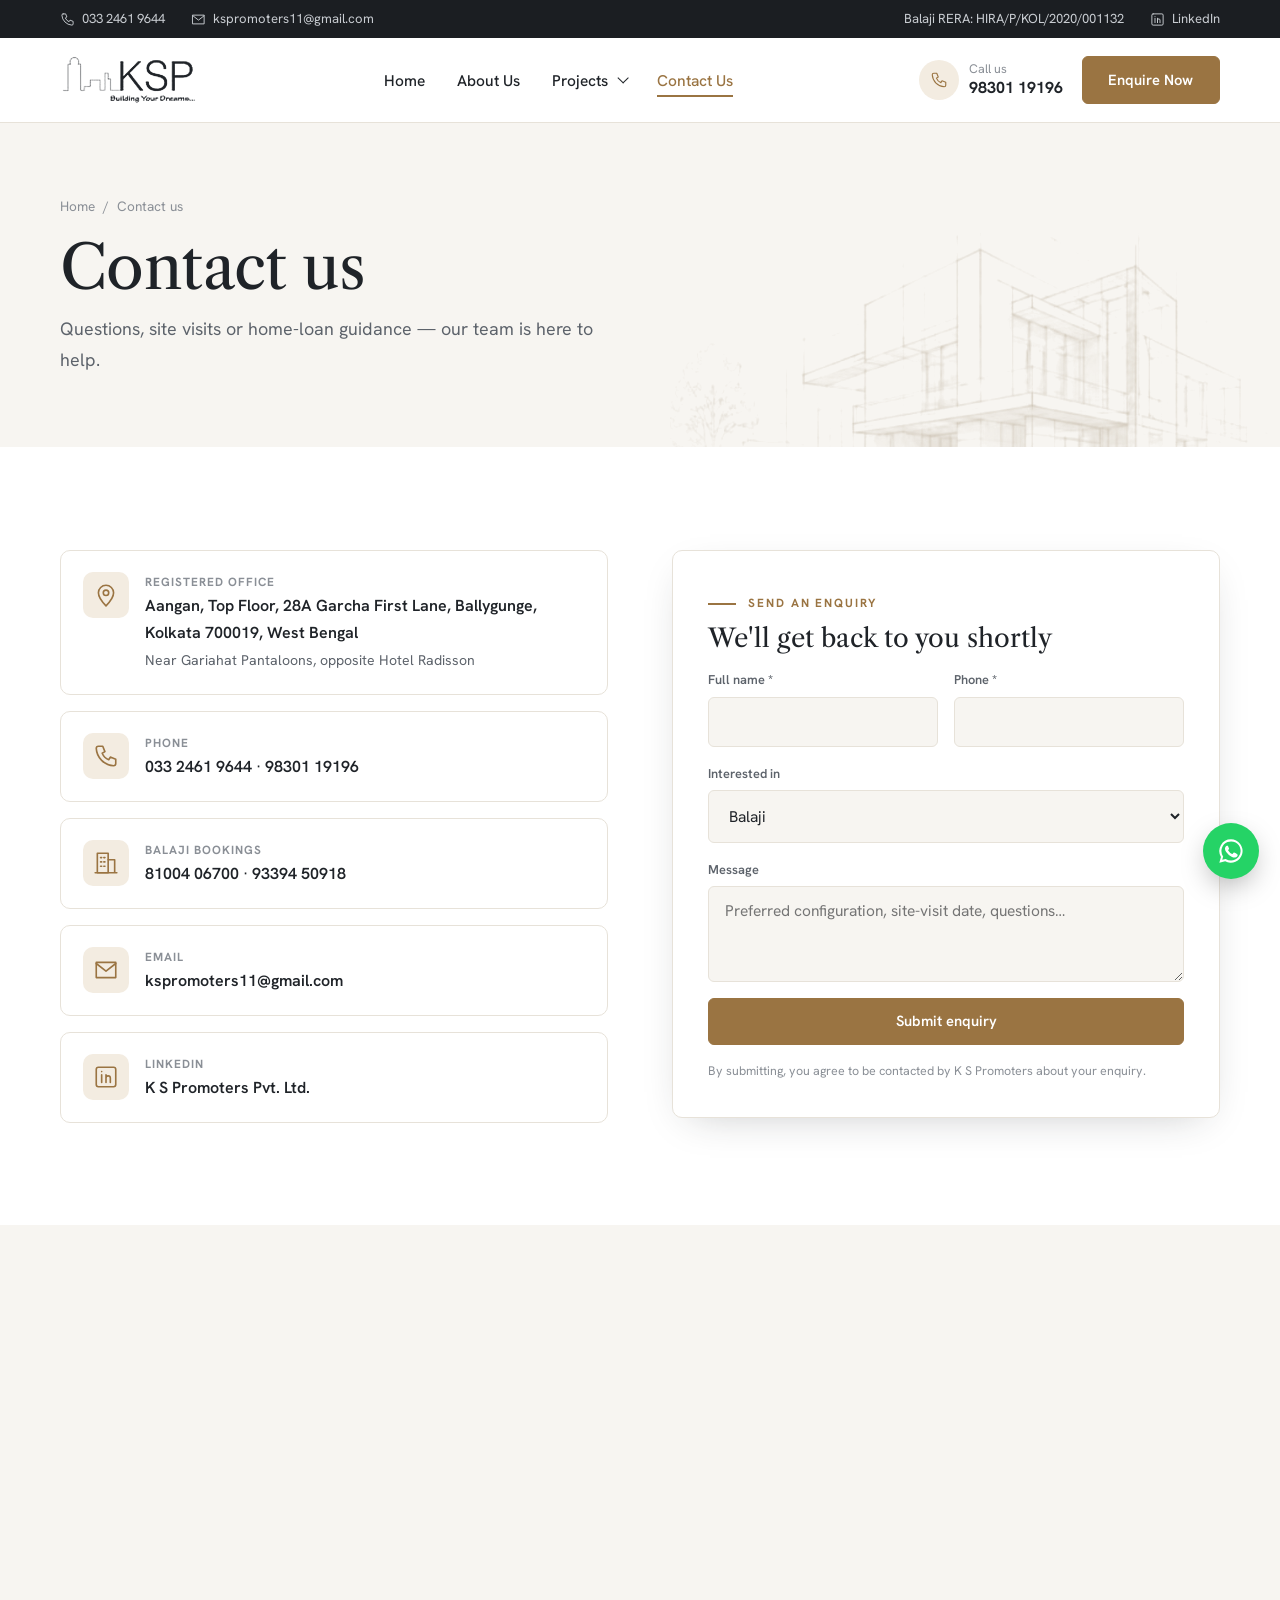
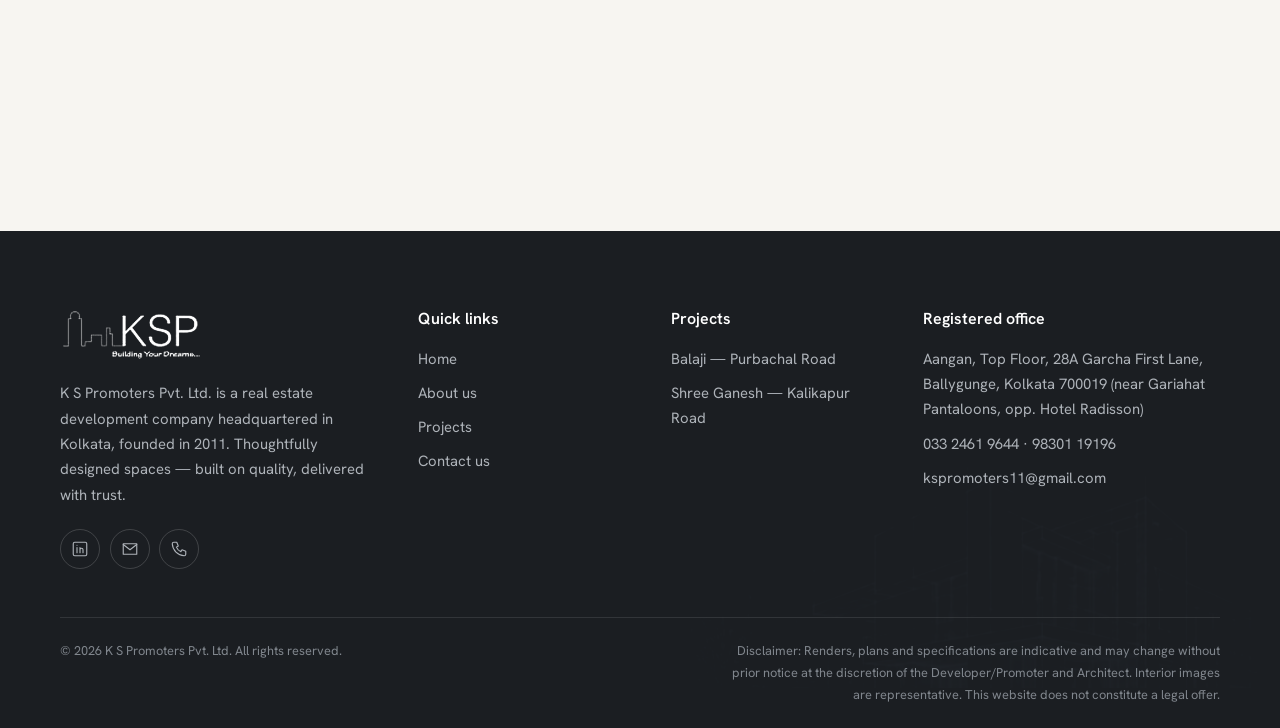
<file: contact.html>
<!DOCTYPE html>
<html lang="en">
<head>
<meta charset="utf-8">
<meta name="viewport" content="width=device-width,initial-scale=1">
<title>Contact Us | K S Promoters Pvt. Ltd.</title>
<meta name="description" content="Contact K S Promoters Pvt. Ltd. — Aangan, Top Floor, 28A Garcha First Lane, Ballygunge, Kolkata 700019. Phone 033 2461 9644 / 98301 19196.">
<meta name="theme-color" content="#ffffff">
<link rel="icon" href="assets/ksp-logo.png">
<link rel="preconnect" href="https://fonts.googleapis.com"><link rel="preconnect" href="https://fonts.gstatic.com" crossorigin>
<link href="https://fonts.googleapis.com/css2?family=Hanken+Grotesk:wght@400;500;600;700&family=Libre+Caslon+Text:ital,wght@0,400;0,700;1,400&display=swap" rel="stylesheet">
<link rel="stylesheet" href="style.css">
</head>
<body>
<svg width="0" height="0" style="position:absolute" aria-hidden="true">
<symbol id="i-car" viewBox="0 0 24 24"><path d="M3 13l2-5h14l2 5v5H3zM3 13h18M7 18v2M17 18v2"/><circle cx="7.5" cy="15.5" r="1"/><circle cx="16.5" cy="15.5" r="1"/></symbol>
<symbol id="i-lift" viewBox="0 0 24 24"><rect x="5" y="2" width="14" height="20"/><path d="M12 2v20M7.5 10l1.5-2 1.5 2M13.5 14l1.5 2 1.5-2"/></symbol>
<symbol id="i-intercom" viewBox="0 0 24 24"><rect x="6" y="2" width="12" height="20" rx="1"/><circle cx="12" cy="8" r="2.5"/><path d="M9 14h6M9 17h6"/></symbol>
<symbol id="i-power" viewBox="0 0 24 24"><path d="M13 2L4 14h7l-1 8 9-12h-7z"/></symbol>
<symbol id="i-cctv" viewBox="0 0 24 24"><path d="M3 7l13 4-2 5L2 12zM14.5 14.5l3 1M17.5 15.5V20h4"/></symbol>
<symbol id="i-shield" viewBox="0 0 24 24"><path d="M12 2l8 3v6c0 5-3.5 9-8 11-4.5-2-8-6-8-11V5zM9 12l2 2 4-4"/></symbol>
<symbol id="i-water" viewBox="0 0 24 24"><path d="M12 2s7 7.5 7 12a7 7 0 01-14 0c0-4.5 7-12 7-12z"/></symbol>
<symbol id="i-ro" viewBox="0 0 24 24"><path d="M6 3h12l-2 8v8a2 2 0 01-2 2h-4a2 2 0 01-2-2v-8zM7 7h10"/></symbol>
<symbol id="i-marble" viewBox="0 0 24 24"><rect x="3" y="3" width="18" height="18"/><path d="M3 12h18M12 3v18M5 9l3-4M14 20l5-5"/></symbol>
<symbol id="i-window" viewBox="0 0 24 24"><rect x="3" y="3" width="18" height="18"/><path d="M12 3v18M3 8h18M14.5 13v3"/></symbol>
<symbol id="i-sun" viewBox="0 0 24 24"><circle cx="12" cy="12" r="4"/><path d="M12 2v2M12 20v2M2 12h2M20 12h2M4.9 4.9l1.4 1.4M17.7 17.7l1.4 1.4M4.9 19.1l1.4-1.4M17.7 6.3l1.4-1.4"/></symbol>
<symbol id="i-pin" viewBox="0 0 24 24"><path d="M12 22s7-7 7-12a7 7 0 00-14 0c0 5 7 12 7 12z"/><circle cx="12" cy="10" r="2.5"/></symbol>
<symbol id="i-phone" viewBox="0 0 24 24"><path d="M5 3h4l2 5-2.5 1.5a11 11 0 006 6L16 13l5 2v4a2 2 0 01-2 2A17 17 0 013 5a2 2 0 012-2z"/></symbol>
<symbol id="i-mail" viewBox="0 0 24 24"><rect x="3" y="5" width="18" height="14"/><path d="M3 6l9 7 9-7"/></symbol>
<symbol id="i-in" viewBox="0 0 24 24"><rect x="3" y="3" width="18" height="18" rx="2"/><path d="M8 10v7M8 7v.01M12 17v-4a2 2 0 014 0v4M12 10v7"/></symbol>
<symbol id="i-key" viewBox="0 0 24 24"><circle cx="8" cy="15" r="4"/><path d="M11 12l9-9M17 6l3 3M15 8l2 2"/></symbol>
<symbol id="i-compass" viewBox="0 0 24 24"><circle cx="12" cy="12" r="9"/><path d="M15.5 8.5l-2 5-5 2 2-5z"/></symbol>
<symbol id="i-bank" viewBox="0 0 24 24"><path d="M3 10l9-6 9 6M5 10v8M9.5 10v8M14.5 10v8M19 10v8M3 21h18"/></symbol>
<symbol id="i-plan" viewBox="0 0 24 24"><rect x="3" y="3" width="18" height="18"/><path d="M3 10h8v11M11 14h10M15 3v7"/></symbol>
<symbol id="i-road" viewBox="0 0 24 24"><path d="M8 3L4 21M16 3l4 18M12 4v3M12 10v3M12 16v3"/></symbol>
<symbol id="i-building" viewBox="0 0 24 24"><rect x="4" y="3" width="10" height="18"/><path d="M14 9h6v12h-6M7 7h1M10 7h1M7 11h1M10 11h1M7 15h1M10 15h1M2 21h20"/></symbol>
<symbol id="i-users" viewBox="0 0 24 24"><circle cx="9" cy="8" r="3.5"/><path d="M2.5 20c0-3.6 2.9-6 6.5-6s6.5 2.4 6.5 6M16 4.5a3.5 3.5 0 010 7M18 14c2.2.6 3.5 2.7 3.5 6"/></symbol>
<symbol id="i-clock" viewBox="0 0 24 24"><circle cx="12" cy="12" r="9"/><path d="M12 7v5l3 2"/></symbol>
<symbol id="i-award" viewBox="0 0 24 24"><circle cx="12" cy="9" r="6"/><path d="M8.5 14L7 22l5-3 5 3-1.5-8"/></symbol>
<symbol id="i-bus" viewBox="0 0 24 24"><rect x="4" y="3" width="16" height="15" rx="2"/><path d="M4 11h16M8 18v3M16 18v3"/></symbol>
<symbol id="i-train" viewBox="0 0 24 24"><rect x="5" y="3" width="14" height="14" rx="3"/><path d="M5 10h14M8 21l2-4M16 21l-2-4"/></symbol>
<symbol id="i-hospital" viewBox="0 0 24 24"><rect x="3" y="4" width="18" height="17" rx="1"/><path d="M12 8v6M9 11h6"/></symbol>
<symbol id="i-school" viewBox="0 0 24 24"><path d="M2 9l10-5 10 5-10 5zM6 11v5c0 1.5 3 3 6 3s6-1.5 6-3v-5"/></symbol>
<symbol id="i-bag" viewBox="0 0 24 24"><path d="M5 8h14l-1 13H6zM9 8V6a3 3 0 016 0v2"/></symbol>
<symbol id="i-hotel" viewBox="0 0 24 24"><path d="M3 21V5h12v16M15 10h6v11M6 8h2M10 8h2M6 12h2M10 12h2M6 16h2M10 16h2M1 21h22"/></symbol>
<symbol id="i-arrow" viewBox="0 0 24 24"><path d="M5 12h14M13 6l6 6-6 6"/></symbol>
</svg>
<div class="topbar"><div class="wrap">
  <div class="l"><a href="tel:+913324619644"><svg class="i" aria-hidden="true"><use href="#i-phone"/></svg> 033 2461 9644</a><a href="mailto:kspromoters11@gmail.com"><svg class="i" aria-hidden="true"><use href="#i-mail"/></svg> kspromoters11@gmail.com</a></div>
  <div class="r"><span>Balaji RERA: HIRA/P/KOL/2020/001132</span><a href="https://www.linkedin.com/company/k-s-promo-ters-pvt-ltd/" target="_blank" rel="noopener"><svg class="i" aria-hidden="true"><use href="#i-in"/></svg> LinkedIn</a></div>
</div></div>
<header class="hd"><div class="wrap">
  <a class="logo" href="index.html" aria-label="K S Promoters — home"><img src="assets/ksp-logo.png" alt="KSP — K S Promoters Pvt. Ltd., Building Your Dreams" width="520" height="196"></a>
  <ul class="nav" id="nav">
    <li><a href="index.html">Home</a></li>
    <li><a href="about.html">About Us</a></li>
    <li><a href="projects.html">Projects<span class="caret"></span></a>
      <ul class="drop">
        <li><a href="balaji.html"><img src="assets/balaji-hero.jpg" alt=""><span><b>Balaji</b><small>Purbachal Road · 2 &amp; 3 BHK</small></span></a></li>
        <li><a href="shree-ganesh.html"><img src="assets/sg-render.jpg" alt=""><span><b>Shree Ganesh</b><small>Kalikapur Road · Completed</small></span></a></li>
        <li><a href="projects.html"><span><b>All projects</b><small>Ongoing &amp; completed</small></span></a></li>
      </ul></li>
    <li><a href="contact.html" aria-current="page">Contact Us</a></li>
  </ul>
  <div class="hd-cta">
    <a class="hd-phone" href="tel:+919830119196"><span class="ic"><svg class="i" aria-hidden="true"><use href="#i-phone"/></svg></span><span>Call us<b>98301 19196</b></span></a>
    <a class="btn" href="contact.html" data-enquire>Enquire Now</a>
    <a class="hd-call" href="tel:+919830119196" aria-label="Call 98301 19196"><svg class="i" aria-hidden="true"><use href="#i-phone"/></svg></a>
    <button class="burger" aria-label="Menu" aria-expanded="false" aria-controls="nav"><span></span></button>
  </div>
</div></header>
<main>
<section class="phero"><div class="wrap">
  <nav class="crumbs"><a href="index.html">Home</a><span>/</span><span>Contact us</span></nav>
  <h1 class="h1">Contact us</h1>
  <p class="lead">Questions, site visits or home-loan guidance — our team is here to help.</p>
</div></section>
<section class="sec"><div class="wrap split top">
  <div class="cinfo rv">
    <div class="ci"><span class="ic"><svg class="i" aria-hidden="true"><use href="#i-pin"/></svg></span><div><small>Registered office</small><address>Aangan, Top Floor, 28A Garcha First Lane, Ballygunge, Kolkata 700019, West Bengal</address><span class="p" style="font-size:.88rem">Near Gariahat Pantaloons, opposite Hotel Radisson</span></div></div>
    <div class="ci"><span class="ic"><svg class="i" aria-hidden="true"><use href="#i-phone"/></svg></span><div><small>Phone</small><a href="tel:+913324619644">033 2461 9644</a> · <a href="tel:+919830119196">98301 19196</a></div></div>
    <div class="ci"><span class="ic"><svg class="i" aria-hidden="true"><use href="#i-building"/></svg></span><div><small>Balaji bookings</small><a href="tel:+918100406700">81004 06700</a> · <a href="tel:+919339450918">93394 50918</a></div></div>
    <div class="ci"><span class="ic"><svg class="i" aria-hidden="true"><use href="#i-mail"/></svg></span><div><small>Email</small><a href="mailto:kspromoters11@gmail.com">kspromoters11@gmail.com</a></div></div>
    <div class="ci"><span class="ic"><svg class="i" aria-hidden="true"><use href="#i-in"/></svg></span><div><small>LinkedIn</small><a href="https://www.linkedin.com/company/k-s-promo-ters-pvt-ltd/" target="_blank" rel="noopener">K S Promoters Pvt. Ltd.</a></div></div>
  </div>
  <form class="form enquiry rv d1">
    <div><span class="eyebrow">Send an enquiry</span><h2 class="h3" style="margin-top:.6rem">We'll get back to you shortly</h2></div>
<div class="two">
  <div class="field"><label for="c-name">Full name *</label><input id="c-name" name="name" required autocomplete="name"></div>
  <div class="field"><label for="c-phone">Phone *</label><input id="c-phone" name="phone" type="tel" required autocomplete="tel"></div>
</div>
<div class="field"><label for="c-project">Interested in</label><select id="c-project" name="project"><option>Balaji</option><option>Shree Ganesh</option><option>General enquiry</option></select></div>
<div class="field"><label for="c-msg">Message</label><textarea id="c-msg" name="msg" placeholder="Preferred configuration, site-visit date, questions…"></textarea></div>
<button class="btn" type="submit">Submit enquiry</button>
<p class="note">By submitting, you agree to be contacted by K S Promoters about your enquiry.</p>
  </form>
</div></section>
<section class="sec soft" style="padding-top:clamp(3rem,5vw,4rem)"><div class="wrap">
  <iframe class="map" title="Map — K S Promoters office, Ballygunge" loading="lazy" src="https://maps.google.com/maps?q=28A%20Garcha%20First%20Lane%2C%20Ballygunge%2C%20Kolkata%20700019&z=16&output=embed"></iframe>
</div></section>
</main>
<footer class="ft"><div class="wrap">
  <div class="top">
    <div><a class="logo" href="index.html"><img src="assets/ksp-logo-white.png" alt="KSP — K S Promoters Pvt. Ltd." width="520" height="196"></a>
      <p>K S Promoters Pvt. Ltd. is a real estate development company headquartered in Kolkata, founded in 2011. Thoughtfully designed spaces — built on quality, delivered with trust.</p>
      <div class="social"><a href="https://www.linkedin.com/company/k-s-promo-ters-pvt-ltd/" target="_blank" rel="noopener" aria-label="LinkedIn"><svg class="i" aria-hidden="true"><use href="#i-in"/></svg></a><a href="mailto:kspromoters11@gmail.com" aria-label="Email"><svg class="i" aria-hidden="true"><use href="#i-mail"/></svg></a><a href="tel:+913324619644" aria-label="Phone"><svg class="i" aria-hidden="true"><use href="#i-phone"/></svg></a></div></div>
    <div><h4>Quick links</h4><ul><li><a href="index.html">Home</a></li><li><a href="about.html">About us</a></li><li><a href="projects.html">Projects</a></li><li><a href="contact.html">Contact us</a></li></ul></div>
    <div><h4>Projects</h4><ul><li><a href="balaji.html">Balaji — Purbachal Road</a></li><li><a href="shree-ganesh.html">Shree Ganesh — Kalikapur Road</a></li></ul></div>
    <div><h4>Registered office</h4><ul><li>Aangan, Top Floor, 28A Garcha First Lane, Ballygunge, Kolkata 700019 (near Gariahat Pantaloons, opp. Hotel Radisson)</li><li><a href="tel:+913324619644">033 2461 9644</a> · <a href="tel:+919830119196">98301 19196</a></li><li><a href="mailto:kspromoters11@gmail.com">kspromoters11@gmail.com</a></li></ul></div>
  </div>
  <div class="bot"><p>© <span class="yr-now"></span> K S Promoters Pvt. Ltd. All rights reserved.</p><p>Disclaimer: Renders, plans and specifications are indicative and may change without prior notice at the discretion of the Developer/Promoter and Architect. Interior images are representative. This website does not constitute a legal offer.</p></div>
</div></footer>
<dialog class="film" aria-label="K S Promoters film">
  <button class="x" aria-label="Close">×</button>
  <video controls playsinline preload="none" poster="assets/video/film-poster.jpg"><source src="assets/video/ksp-film.mp4" type="video/mp4"></video>
</dialog>
<dialog class="enq" aria-labelledby="enq-t">
  <button class="x" aria-label="Close">×</button>
  <form class="form enquiry">
    <div><span class="eyebrow">Enquire now</span><h2 id="enq-t" class="h3" style="margin-top:.6rem">Our team will call you back</h2></div>
<div class="two">
  <div class="field"><label for="m-name">Full name *</label><input id="m-name" name="name" required autocomplete="name"></div>
  <div class="field"><label for="m-phone">Phone *</label><input id="m-phone" name="phone" type="tel" required autocomplete="tel"></div>
</div>
<div class="field"><label for="m-project">Interested in</label><select id="m-project" name="project"><option>Balaji</option><option>Shree Ganesh</option><option>General enquiry</option></select></div>
<div class="field"><label for="m-msg">Message</label><textarea id="m-msg" name="msg" placeholder="Preferred configuration, site-visit date, questions…"></textarea></div>
<button class="btn" type="submit">Submit enquiry</button>
<p class="note">By submitting, you agree to be contacted by K S Promoters about your enquiry.</p>
  </form>
</dialog>
<nav class="mbar" aria-label="Quick actions">
  <a href="tel:+919830119196"><svg class="i" aria-hidden="true"><use href="#i-phone"/></svg><span>Call</span></a>
  <a href="https://wa.me/919830119196?text=Hi%2C%20I%27m%20interested%20in%20a%20K%20S%20Promoters%20property." target="_blank" rel="noopener"><svg viewBox="0 0 24 24"><path d="M12 2a10 10 0 00-8.6 15.1L2 22l5-1.3A10 10 0 1012 2zm0 18.2a8.2 8.2 0 01-4.2-1.2l-.3-.2-3 .8.8-2.9-.2-.3A8.2 8.2 0 1112 20.2zm4.5-6.1c-.2-.1-1.5-.7-1.7-.8s-.4-.1-.6.1-.7.8-.8 1-.3.2-.5.1a6.7 6.7 0 01-3.3-2.9c-.3-.4.2-.4.7-1.3a.4.4 0 000-.4l-.8-1.9c-.2-.5-.4-.4-.6-.4h-.5a1 1 0 00-.7.3 3 3 0 00-.9 2.2 5.2 5.2 0 001.1 2.8 11.9 11.9 0 004.6 4c1.7.7 2.4.8 3.2.7a2.8 2.8 0 001.8-1.3 2.3 2.3 0 00.2-1.3c-.1-.1-.3-.2-.5-.3z"/></svg><span>WhatsApp</span></a>
  <a href="contact.html" data-enquire class="pri"><svg class="i" aria-hidden="true"><use href="#i-mail"/></svg><span>Enquire</span></a>
</nav>
<a class="wa" href="https://wa.me/919830119196?text=Hi%2C%20I%27m%20interested%20in%20a%20K%20S%20Promoters%20property." target="_blank" rel="noopener" aria-label="Chat on WhatsApp"><svg viewBox="0 0 24 24"><path d="M12 2a10 10 0 00-8.6 15.1L2 22l5-1.3A10 10 0 1012 2zm0 18.2a8.2 8.2 0 01-4.2-1.2l-.3-.2-3 .8.8-2.9-.2-.3A8.2 8.2 0 1112 20.2zm4.5-6.1c-.2-.1-1.5-.7-1.7-.8s-.4-.1-.6.1-.7.8-.8 1-.3.2-.5.1a6.7 6.7 0 01-3.3-2.9c-.3-.4.2-.4.7-1.3a.4.4 0 000-.4l-.8-1.9c-.2-.5-.4-.4-.6-.4h-.5a1 1 0 00-.7.3 3 3 0 00-.9 2.2 5.2 5.2 0 001.1 2.8 11.9 11.9 0 004.6 4c1.7.7 2.4.8 3.2.7a2.8 2.8 0 001.8-1.3 2.3 2.3 0 00.2-1.3c-.1-.1-.3-.2-.5-.3z"/></svg></a>
<script src="script.js"></script>
</body>
</html>
</file>
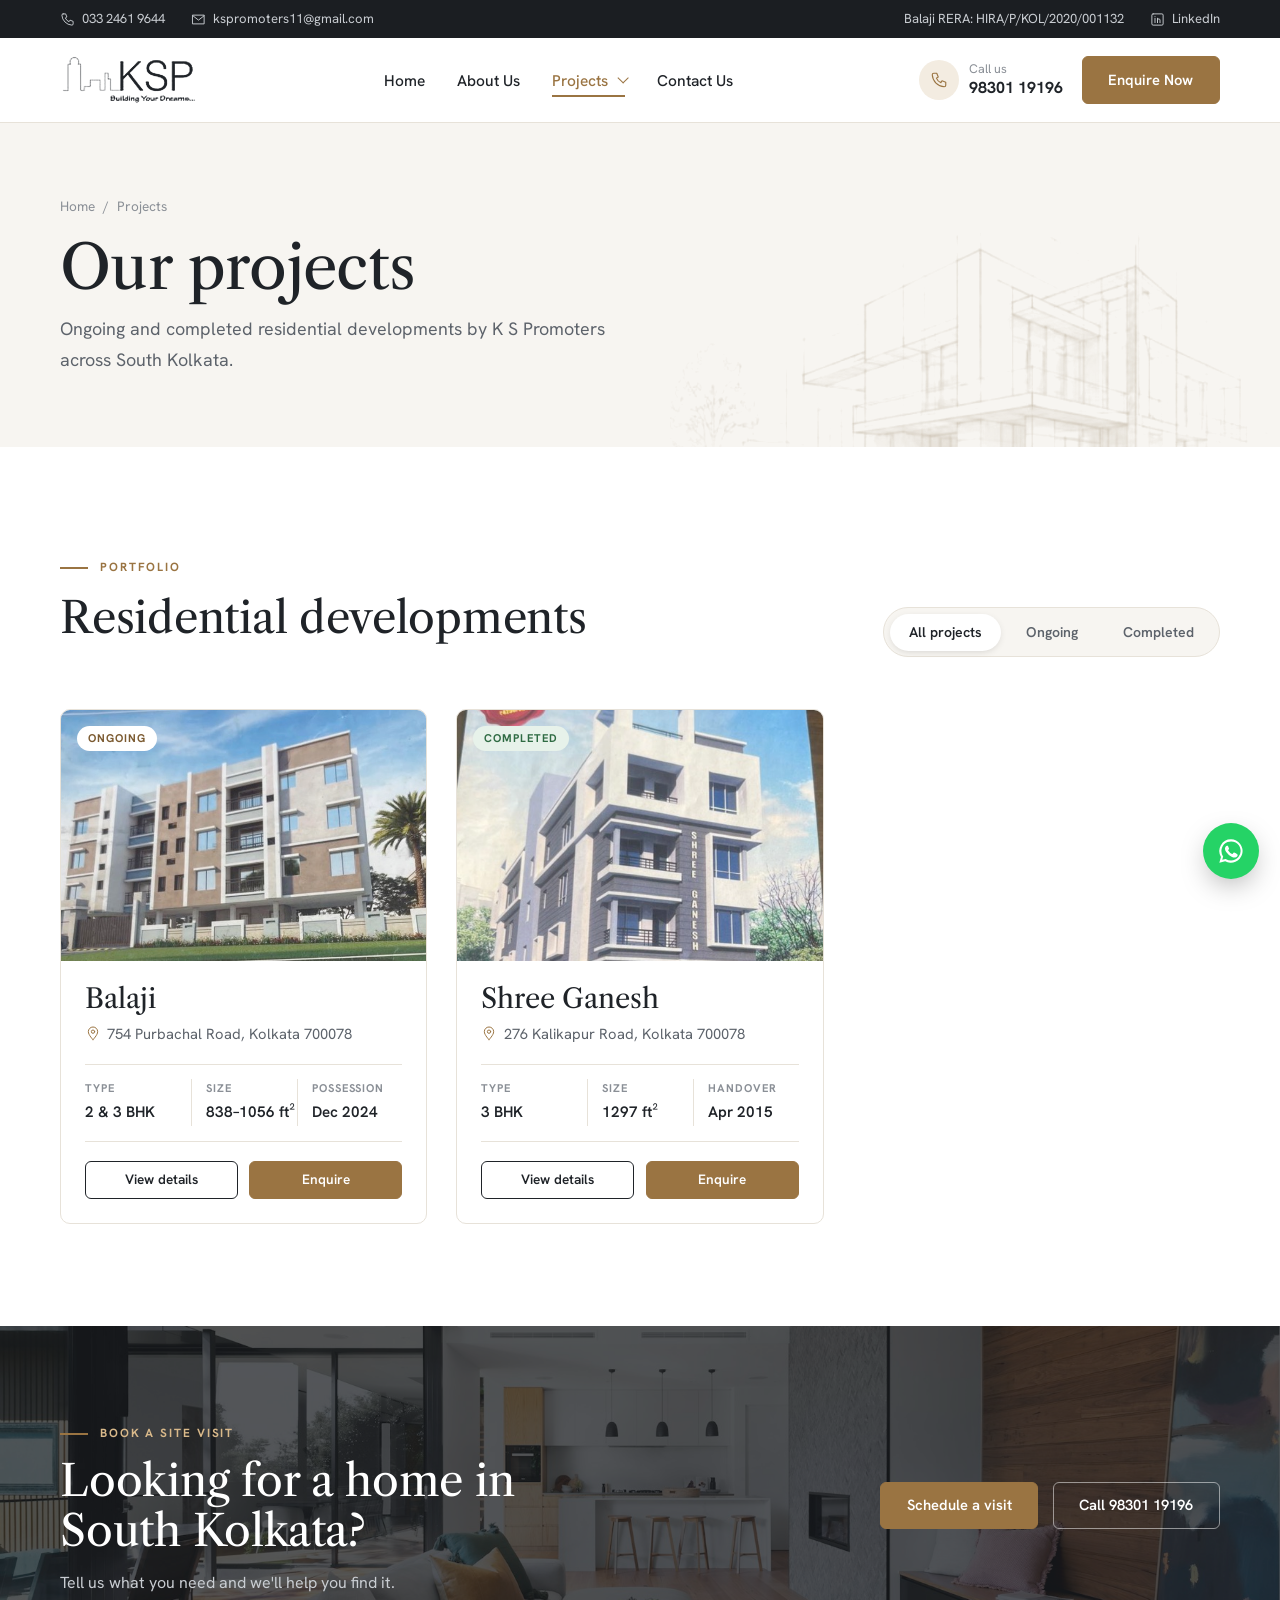
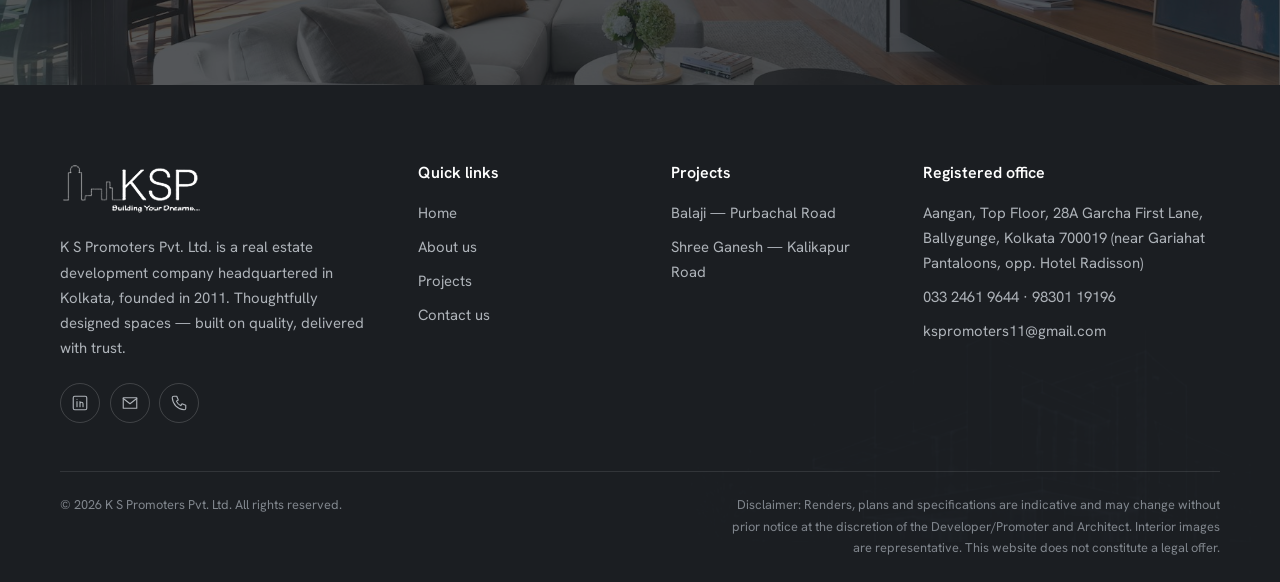
<file: projects.html>
<!DOCTYPE html>
<html lang="en">
<head>
<meta charset="utf-8">
<meta name="viewport" content="width=device-width,initial-scale=1">
<title>Projects | K S Promoters Pvt. Ltd.</title>
<meta name="description" content="Ongoing and completed residential projects by K S Promoters Pvt. Ltd. in South Kolkata.">
<meta name="theme-color" content="#ffffff">
<link rel="icon" href="assets/ksp-logo.png">
<link rel="preconnect" href="https://fonts.googleapis.com"><link rel="preconnect" href="https://fonts.gstatic.com" crossorigin>
<link href="https://fonts.googleapis.com/css2?family=Hanken+Grotesk:wght@400;500;600;700&family=Libre+Caslon+Text:ital,wght@0,400;0,700;1,400&display=swap" rel="stylesheet">
<link rel="stylesheet" href="style.css">
</head>
<body>
<svg width="0" height="0" style="position:absolute" aria-hidden="true">
<symbol id="i-car" viewBox="0 0 24 24"><path d="M3 13l2-5h14l2 5v5H3zM3 13h18M7 18v2M17 18v2"/><circle cx="7.5" cy="15.5" r="1"/><circle cx="16.5" cy="15.5" r="1"/></symbol>
<symbol id="i-lift" viewBox="0 0 24 24"><rect x="5" y="2" width="14" height="20"/><path d="M12 2v20M7.5 10l1.5-2 1.5 2M13.5 14l1.5 2 1.5-2"/></symbol>
<symbol id="i-intercom" viewBox="0 0 24 24"><rect x="6" y="2" width="12" height="20" rx="1"/><circle cx="12" cy="8" r="2.5"/><path d="M9 14h6M9 17h6"/></symbol>
<symbol id="i-power" viewBox="0 0 24 24"><path d="M13 2L4 14h7l-1 8 9-12h-7z"/></symbol>
<symbol id="i-cctv" viewBox="0 0 24 24"><path d="M3 7l13 4-2 5L2 12zM14.5 14.5l3 1M17.5 15.5V20h4"/></symbol>
<symbol id="i-shield" viewBox="0 0 24 24"><path d="M12 2l8 3v6c0 5-3.5 9-8 11-4.5-2-8-6-8-11V5zM9 12l2 2 4-4"/></symbol>
<symbol id="i-water" viewBox="0 0 24 24"><path d="M12 2s7 7.5 7 12a7 7 0 01-14 0c0-4.5 7-12 7-12z"/></symbol>
<symbol id="i-ro" viewBox="0 0 24 24"><path d="M6 3h12l-2 8v8a2 2 0 01-2 2h-4a2 2 0 01-2-2v-8zM7 7h10"/></symbol>
<symbol id="i-marble" viewBox="0 0 24 24"><rect x="3" y="3" width="18" height="18"/><path d="M3 12h18M12 3v18M5 9l3-4M14 20l5-5"/></symbol>
<symbol id="i-window" viewBox="0 0 24 24"><rect x="3" y="3" width="18" height="18"/><path d="M12 3v18M3 8h18M14.5 13v3"/></symbol>
<symbol id="i-sun" viewBox="0 0 24 24"><circle cx="12" cy="12" r="4"/><path d="M12 2v2M12 20v2M2 12h2M20 12h2M4.9 4.9l1.4 1.4M17.7 17.7l1.4 1.4M4.9 19.1l1.4-1.4M17.7 6.3l1.4-1.4"/></symbol>
<symbol id="i-pin" viewBox="0 0 24 24"><path d="M12 22s7-7 7-12a7 7 0 00-14 0c0 5 7 12 7 12z"/><circle cx="12" cy="10" r="2.5"/></symbol>
<symbol id="i-phone" viewBox="0 0 24 24"><path d="M5 3h4l2 5-2.5 1.5a11 11 0 006 6L16 13l5 2v4a2 2 0 01-2 2A17 17 0 013 5a2 2 0 012-2z"/></symbol>
<symbol id="i-mail" viewBox="0 0 24 24"><rect x="3" y="5" width="18" height="14"/><path d="M3 6l9 7 9-7"/></symbol>
<symbol id="i-in" viewBox="0 0 24 24"><rect x="3" y="3" width="18" height="18" rx="2"/><path d="M8 10v7M8 7v.01M12 17v-4a2 2 0 014 0v4M12 10v7"/></symbol>
<symbol id="i-key" viewBox="0 0 24 24"><circle cx="8" cy="15" r="4"/><path d="M11 12l9-9M17 6l3 3M15 8l2 2"/></symbol>
<symbol id="i-compass" viewBox="0 0 24 24"><circle cx="12" cy="12" r="9"/><path d="M15.5 8.5l-2 5-5 2 2-5z"/></symbol>
<symbol id="i-bank" viewBox="0 0 24 24"><path d="M3 10l9-6 9 6M5 10v8M9.5 10v8M14.5 10v8M19 10v8M3 21h18"/></symbol>
<symbol id="i-plan" viewBox="0 0 24 24"><rect x="3" y="3" width="18" height="18"/><path d="M3 10h8v11M11 14h10M15 3v7"/></symbol>
<symbol id="i-road" viewBox="0 0 24 24"><path d="M8 3L4 21M16 3l4 18M12 4v3M12 10v3M12 16v3"/></symbol>
<symbol id="i-building" viewBox="0 0 24 24"><rect x="4" y="3" width="10" height="18"/><path d="M14 9h6v12h-6M7 7h1M10 7h1M7 11h1M10 11h1M7 15h1M10 15h1M2 21h20"/></symbol>
<symbol id="i-users" viewBox="0 0 24 24"><circle cx="9" cy="8" r="3.5"/><path d="M2.5 20c0-3.6 2.9-6 6.5-6s6.5 2.4 6.5 6M16 4.5a3.5 3.5 0 010 7M18 14c2.2.6 3.5 2.7 3.5 6"/></symbol>
<symbol id="i-clock" viewBox="0 0 24 24"><circle cx="12" cy="12" r="9"/><path d="M12 7v5l3 2"/></symbol>
<symbol id="i-award" viewBox="0 0 24 24"><circle cx="12" cy="9" r="6"/><path d="M8.5 14L7 22l5-3 5 3-1.5-8"/></symbol>
<symbol id="i-bus" viewBox="0 0 24 24"><rect x="4" y="3" width="16" height="15" rx="2"/><path d="M4 11h16M8 18v3M16 18v3"/></symbol>
<symbol id="i-train" viewBox="0 0 24 24"><rect x="5" y="3" width="14" height="14" rx="3"/><path d="M5 10h14M8 21l2-4M16 21l-2-4"/></symbol>
<symbol id="i-hospital" viewBox="0 0 24 24"><rect x="3" y="4" width="18" height="17" rx="1"/><path d="M12 8v6M9 11h6"/></symbol>
<symbol id="i-school" viewBox="0 0 24 24"><path d="M2 9l10-5 10 5-10 5zM6 11v5c0 1.5 3 3 6 3s6-1.5 6-3v-5"/></symbol>
<symbol id="i-bag" viewBox="0 0 24 24"><path d="M5 8h14l-1 13H6zM9 8V6a3 3 0 016 0v2"/></symbol>
<symbol id="i-hotel" viewBox="0 0 24 24"><path d="M3 21V5h12v16M15 10h6v11M6 8h2M10 8h2M6 12h2M10 12h2M6 16h2M10 16h2M1 21h22"/></symbol>
<symbol id="i-arrow" viewBox="0 0 24 24"><path d="M5 12h14M13 6l6 6-6 6"/></symbol>
</svg>
<div class="topbar"><div class="wrap">
  <div class="l"><a href="tel:+913324619644"><svg class="i" aria-hidden="true"><use href="#i-phone"/></svg> 033 2461 9644</a><a href="mailto:kspromoters11@gmail.com"><svg class="i" aria-hidden="true"><use href="#i-mail"/></svg> kspromoters11@gmail.com</a></div>
  <div class="r"><span>Balaji RERA: HIRA/P/KOL/2020/001132</span><a href="https://www.linkedin.com/company/k-s-promo-ters-pvt-ltd/" target="_blank" rel="noopener"><svg class="i" aria-hidden="true"><use href="#i-in"/></svg> LinkedIn</a></div>
</div></div>
<header class="hd"><div class="wrap">
  <a class="logo" href="index.html" aria-label="K S Promoters — home"><img src="assets/ksp-logo.png" alt="KSP — K S Promoters Pvt. Ltd., Building Your Dreams" width="520" height="196"></a>
  <ul class="nav" id="nav">
    <li><a href="index.html">Home</a></li>
    <li><a href="about.html">About Us</a></li>
    <li><a href="projects.html" aria-current="page">Projects<span class="caret"></span></a>
      <ul class="drop">
        <li><a href="balaji.html"><img src="assets/balaji-hero.jpg" alt=""><span><b>Balaji</b><small>Purbachal Road · 2 &amp; 3 BHK</small></span></a></li>
        <li><a href="shree-ganesh.html"><img src="assets/sg-render.jpg" alt=""><span><b>Shree Ganesh</b><small>Kalikapur Road · Completed</small></span></a></li>
        <li><a href="projects.html"><span><b>All projects</b><small>Ongoing &amp; completed</small></span></a></li>
      </ul></li>
    <li><a href="contact.html">Contact Us</a></li>
  </ul>
  <div class="hd-cta">
    <a class="hd-phone" href="tel:+919830119196"><span class="ic"><svg class="i" aria-hidden="true"><use href="#i-phone"/></svg></span><span>Call us<b>98301 19196</b></span></a>
    <a class="btn" href="contact.html" data-enquire>Enquire Now</a>
    <a class="hd-call" href="tel:+919830119196" aria-label="Call 98301 19196"><svg class="i" aria-hidden="true"><use href="#i-phone"/></svg></a>
    <button class="burger" aria-label="Menu" aria-expanded="false" aria-controls="nav"><span></span></button>
  </div>
</div></header>
<main>
<section class="phero"><div class="wrap">
  <nav class="crumbs"><a href="index.html">Home</a><span>/</span><span>Projects</span></nav>
  <h1 class="h1">Our projects</h1>
  <p class="lead">Ongoing and completed residential developments by K S Promoters across South Kolkata.</p>
</div></section>
<section class="sec"><div class="wrap">
  <div class="sec-head row"><div><span class="eyebrow">Portfolio</span><h2 class="h2">Residential developments</h2></div><div class="tabs" role="tablist"><button class="on" data-f="all">All projects</button><button data-f="ongoing">Ongoing</button><button data-f="completed">Completed</button></div></div>
  <div class="cards">
<article class="card rv" data-status="ongoing">
  <a class="ph" href="balaji.html"><img src="assets/balaji-hero.jpg" alt="Balaji, Purbachal Road" loading="lazy"><span class="badge top">Ongoing</span></a>
  <div class="bd"><h3>Balaji</h3><p class="loc"><svg class="i" aria-hidden="true"><use href="#i-pin"/></svg>754 Purbachal Road, Kolkata 700078</p>
    <dl><div><dt>Type</dt><dd>2 &amp; 3 BHK</dd></div><div><dt>Size</dt><dd>838–1056 ft²</dd></div><div><dt>Possession</dt><dd>Dec 2024</dd></div></dl>
    <div class="ft2"><a class="btn outline sm" href="balaji.html">View details</a><a class="btn sm" href="contact.html" data-enquire="Balaji">Enquire</a></div></div>
</article>
<article class="card rv d1" data-status="completed">
  <a class="ph" href="shree-ganesh.html"><img src="assets/sg-render.jpg" alt="Shree Ganesh, Kalikapur Road" loading="lazy" style="object-position:50% 30%"><span class="badge top done">Completed</span></a>
  <div class="bd"><h3>Shree Ganesh</h3><p class="loc"><svg class="i" aria-hidden="true"><use href="#i-pin"/></svg>276 Kalikapur Road, Kolkata 700078</p>
    <dl><div><dt>Type</dt><dd>3 BHK</dd></div><div><dt>Size</dt><dd>1297 ft²</dd></div><div><dt>Handover</dt><dd>Apr 2015</dd></div></dl>
    <div class="ft2"><a class="btn outline sm" href="shree-ganesh.html">View details</a><a class="btn sm" href="contact.html" data-enquire="General enquiry">Enquire</a></div></div>
</article>
  </div>
</div></section>
<section class="cta"><img src="assets/interior-2.jpg" alt="" loading="lazy"><div class="wrap">
  <div><span class="eyebrow" style="color:#d9b98a">Book a site visit</span><h2 class="h2" style="margin-top:.8rem">Looking for a home in South Kolkata?</h2><p class="p">Tell us what you need and we'll help you find it.</p></div>
  <div class="actions"><a class="btn" href="contact.html" data-enquire="">Schedule a visit</a><a class="btn ghost-w" href="tel:+919830119196">Call 98301 19196</a></div>
</div></section>
</main>
<footer class="ft"><div class="wrap">
  <div class="top">
    <div><a class="logo" href="index.html"><img src="assets/ksp-logo-white.png" alt="KSP — K S Promoters Pvt. Ltd." width="520" height="196"></a>
      <p>K S Promoters Pvt. Ltd. is a real estate development company headquartered in Kolkata, founded in 2011. Thoughtfully designed spaces — built on quality, delivered with trust.</p>
      <div class="social"><a href="https://www.linkedin.com/company/k-s-promo-ters-pvt-ltd/" target="_blank" rel="noopener" aria-label="LinkedIn"><svg class="i" aria-hidden="true"><use href="#i-in"/></svg></a><a href="mailto:kspromoters11@gmail.com" aria-label="Email"><svg class="i" aria-hidden="true"><use href="#i-mail"/></svg></a><a href="tel:+913324619644" aria-label="Phone"><svg class="i" aria-hidden="true"><use href="#i-phone"/></svg></a></div></div>
    <div><h4>Quick links</h4><ul><li><a href="index.html">Home</a></li><li><a href="about.html">About us</a></li><li><a href="projects.html">Projects</a></li><li><a href="contact.html">Contact us</a></li></ul></div>
    <div><h4>Projects</h4><ul><li><a href="balaji.html">Balaji — Purbachal Road</a></li><li><a href="shree-ganesh.html">Shree Ganesh — Kalikapur Road</a></li></ul></div>
    <div><h4>Registered office</h4><ul><li>Aangan, Top Floor, 28A Garcha First Lane, Ballygunge, Kolkata 700019 (near Gariahat Pantaloons, opp. Hotel Radisson)</li><li><a href="tel:+913324619644">033 2461 9644</a> · <a href="tel:+919830119196">98301 19196</a></li><li><a href="mailto:kspromoters11@gmail.com">kspromoters11@gmail.com</a></li></ul></div>
  </div>
  <div class="bot"><p>© <span class="yr-now"></span> K S Promoters Pvt. Ltd. All rights reserved.</p><p>Disclaimer: Renders, plans and specifications are indicative and may change without prior notice at the discretion of the Developer/Promoter and Architect. Interior images are representative. This website does not constitute a legal offer.</p></div>
</div></footer>
<dialog class="film" aria-label="K S Promoters film">
  <button class="x" aria-label="Close">×</button>
  <video controls playsinline preload="none" poster="assets/video/film-poster.jpg"><source src="assets/video/ksp-film.mp4" type="video/mp4"></video>
</dialog>
<dialog class="enq" aria-labelledby="enq-t">
  <button class="x" aria-label="Close">×</button>
  <form class="form enquiry">
    <div><span class="eyebrow">Enquire now</span><h2 id="enq-t" class="h3" style="margin-top:.6rem">Our team will call you back</h2></div>
<div class="two">
  <div class="field"><label for="m-name">Full name *</label><input id="m-name" name="name" required autocomplete="name"></div>
  <div class="field"><label for="m-phone">Phone *</label><input id="m-phone" name="phone" type="tel" required autocomplete="tel"></div>
</div>
<div class="field"><label for="m-project">Interested in</label><select id="m-project" name="project"><option>Balaji</option><option>Shree Ganesh</option><option>General enquiry</option></select></div>
<div class="field"><label for="m-msg">Message</label><textarea id="m-msg" name="msg" placeholder="Preferred configuration, site-visit date, questions…"></textarea></div>
<button class="btn" type="submit">Submit enquiry</button>
<p class="note">By submitting, you agree to be contacted by K S Promoters about your enquiry.</p>
  </form>
</dialog>
<nav class="mbar" aria-label="Quick actions">
  <a href="tel:+919830119196"><svg class="i" aria-hidden="true"><use href="#i-phone"/></svg><span>Call</span></a>
  <a href="https://wa.me/919830119196?text=Hi%2C%20I%27m%20interested%20in%20a%20K%20S%20Promoters%20property." target="_blank" rel="noopener"><svg viewBox="0 0 24 24"><path d="M12 2a10 10 0 00-8.6 15.1L2 22l5-1.3A10 10 0 1012 2zm0 18.2a8.2 8.2 0 01-4.2-1.2l-.3-.2-3 .8.8-2.9-.2-.3A8.2 8.2 0 1112 20.2zm4.5-6.1c-.2-.1-1.5-.7-1.7-.8s-.4-.1-.6.1-.7.8-.8 1-.3.2-.5.1a6.7 6.7 0 01-3.3-2.9c-.3-.4.2-.4.7-1.3a.4.4 0 000-.4l-.8-1.9c-.2-.5-.4-.4-.6-.4h-.5a1 1 0 00-.7.3 3 3 0 00-.9 2.2 5.2 5.2 0 001.1 2.8 11.9 11.9 0 004.6 4c1.7.7 2.4.8 3.2.7a2.8 2.8 0 001.8-1.3 2.3 2.3 0 00.2-1.3c-.1-.1-.3-.2-.5-.3z"/></svg><span>WhatsApp</span></a>
  <a href="contact.html" data-enquire class="pri"><svg class="i" aria-hidden="true"><use href="#i-mail"/></svg><span>Enquire</span></a>
</nav>
<a class="wa" href="https://wa.me/919830119196?text=Hi%2C%20I%27m%20interested%20in%20a%20K%20S%20Promoters%20property." target="_blank" rel="noopener" aria-label="Chat on WhatsApp"><svg viewBox="0 0 24 24"><path d="M12 2a10 10 0 00-8.6 15.1L2 22l5-1.3A10 10 0 1012 2zm0 18.2a8.2 8.2 0 01-4.2-1.2l-.3-.2-3 .8.8-2.9-.2-.3A8.2 8.2 0 1112 20.2zm4.5-6.1c-.2-.1-1.5-.7-1.7-.8s-.4-.1-.6.1-.7.8-.8 1-.3.2-.5.1a6.7 6.7 0 01-3.3-2.9c-.3-.4.2-.4.7-1.3a.4.4 0 000-.4l-.8-1.9c-.2-.5-.4-.4-.6-.4h-.5a1 1 0 00-.7.3 3 3 0 00-.9 2.2 5.2 5.2 0 001.1 2.8 11.9 11.9 0 004.6 4c1.7.7 2.4.8 3.2.7a2.8 2.8 0 001.8-1.3 2.3 2.3 0 00.2-1.3c-.1-.1-.3-.2-.5-.3z"/></svg></a>
<script src="script.js"></script>
</body>
</html>
</file>
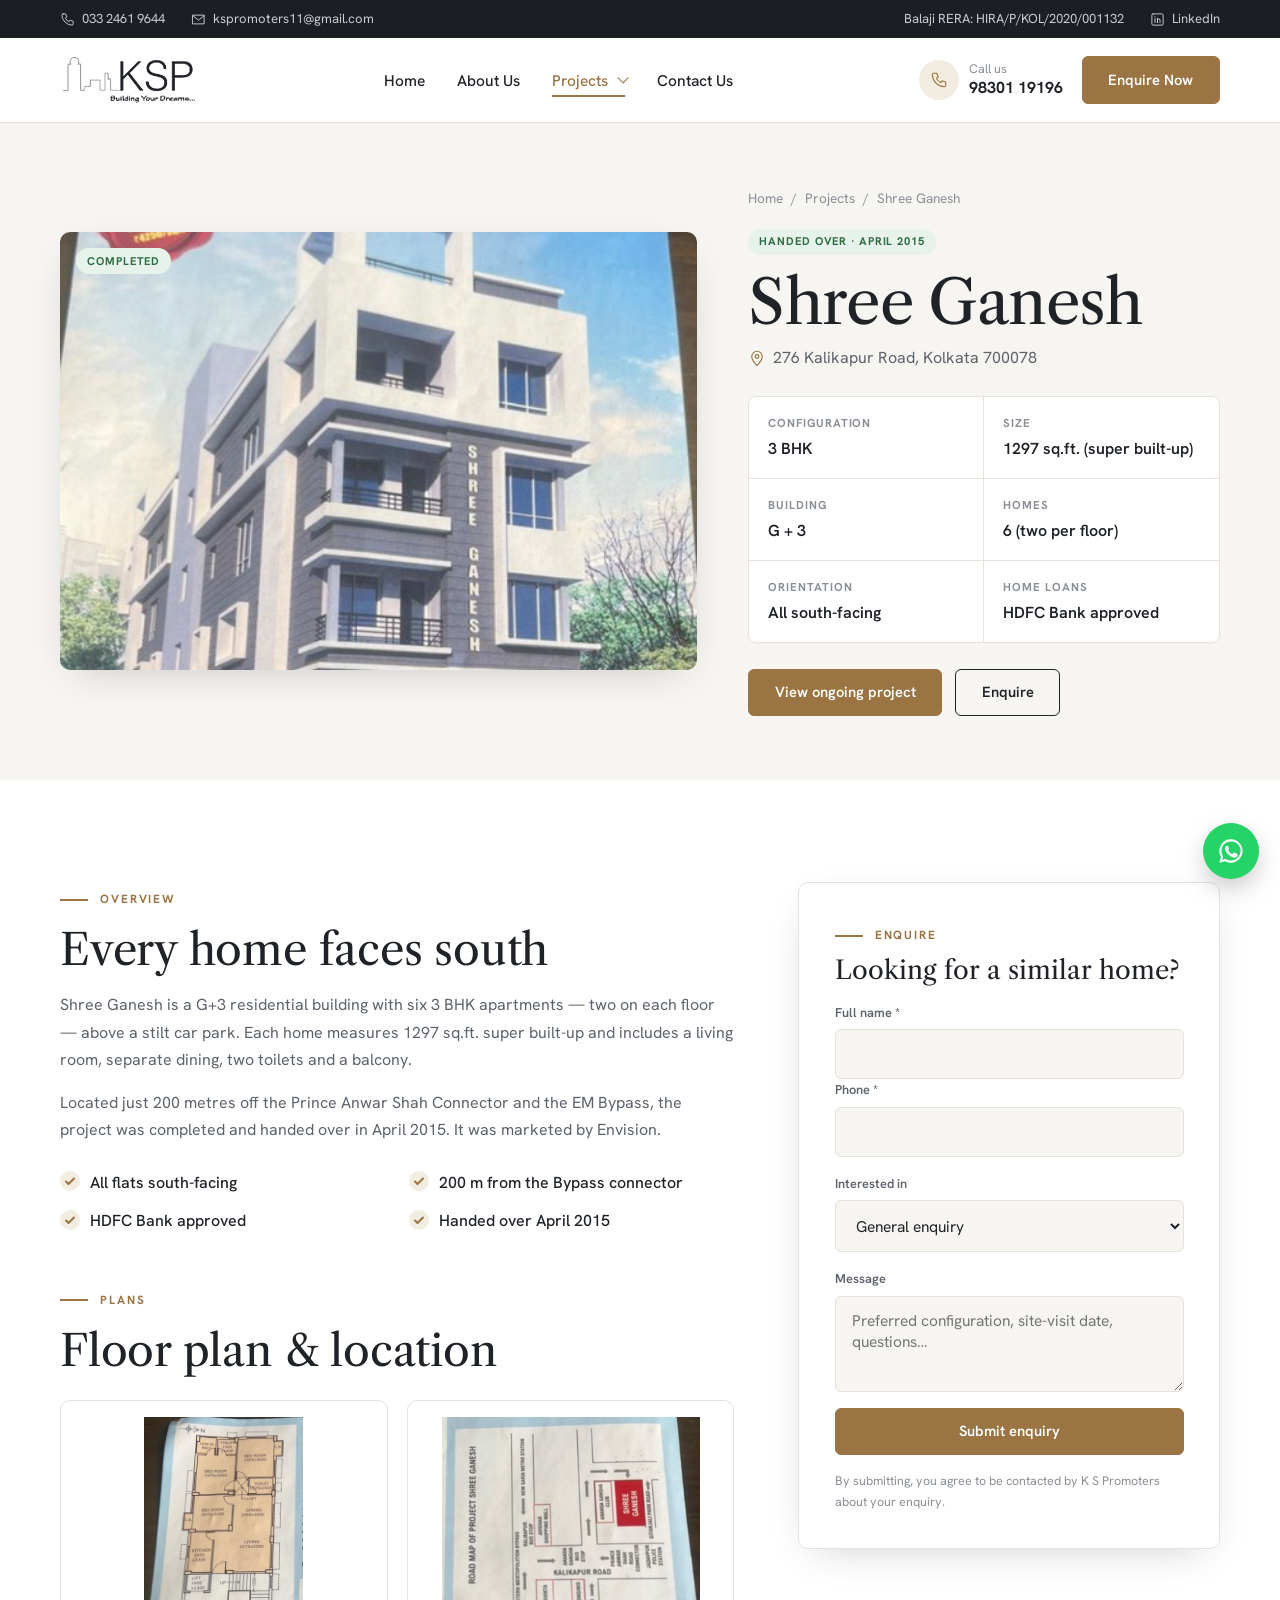
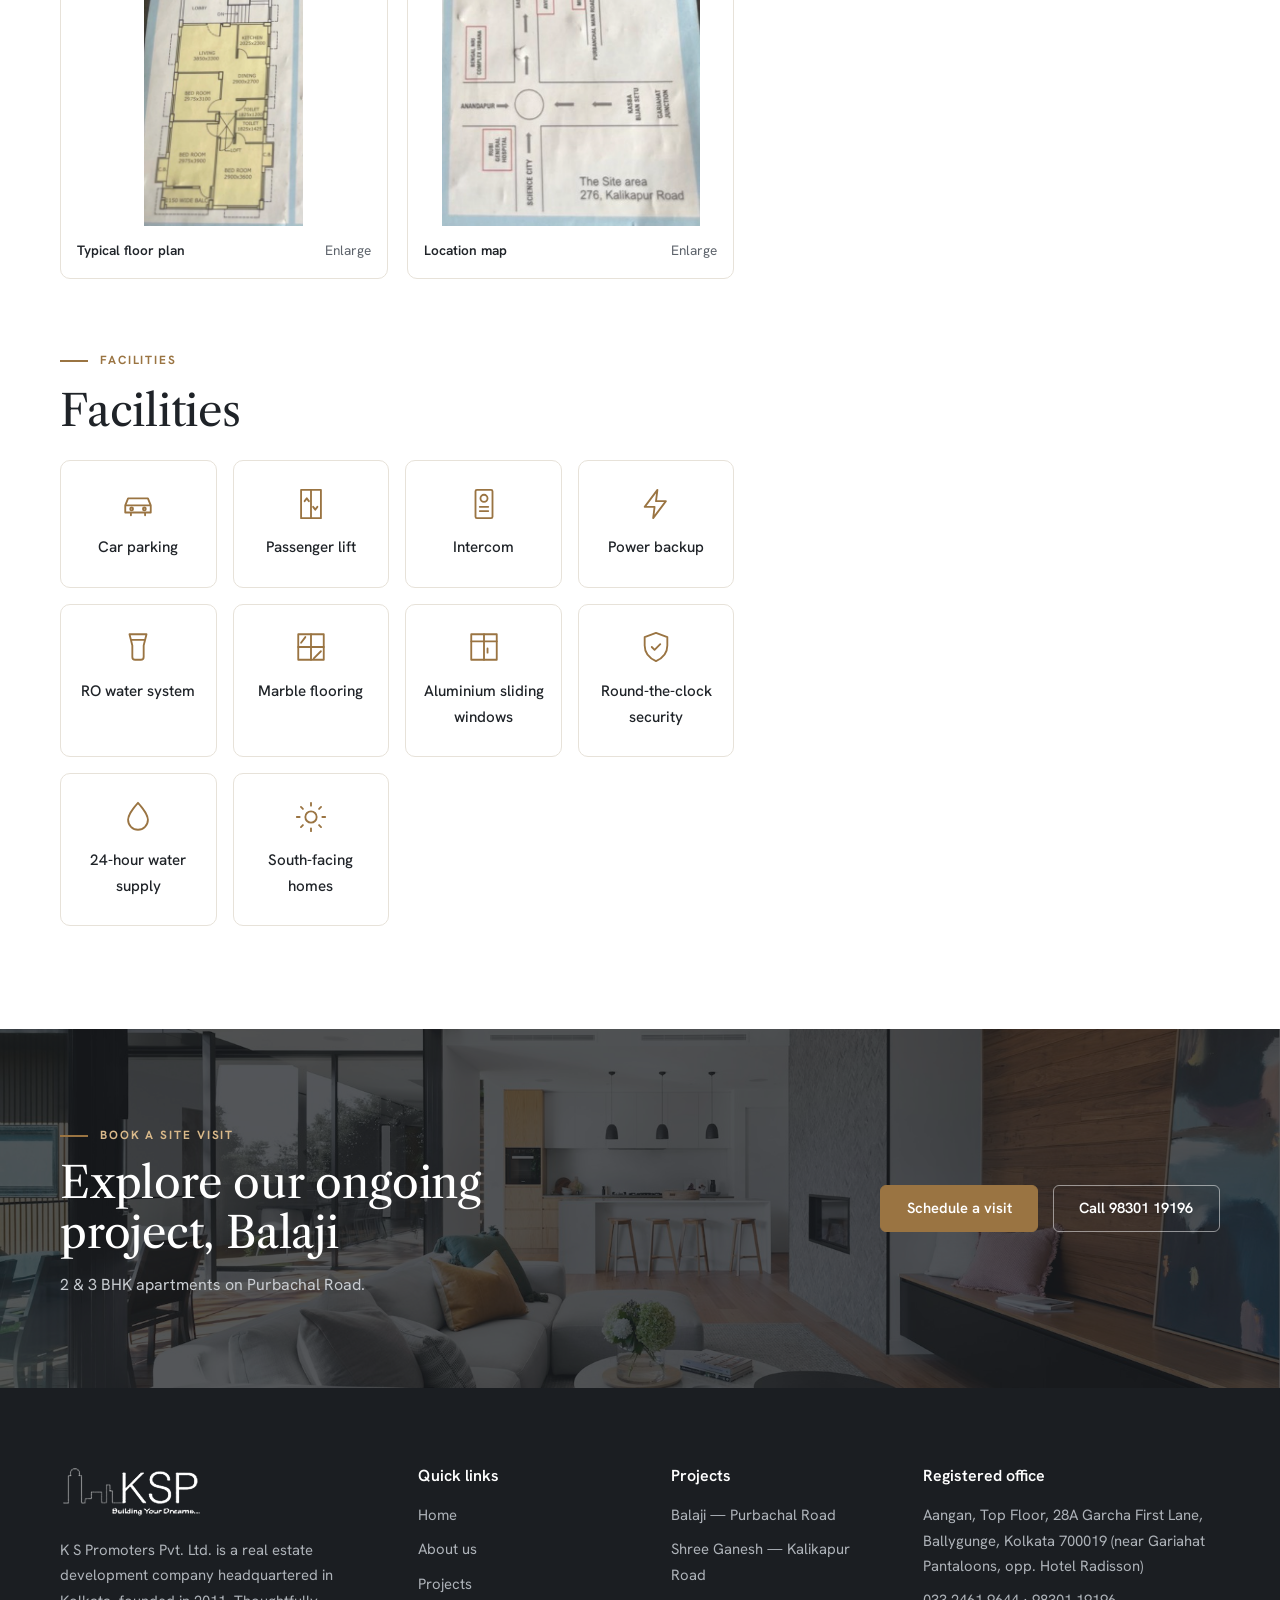
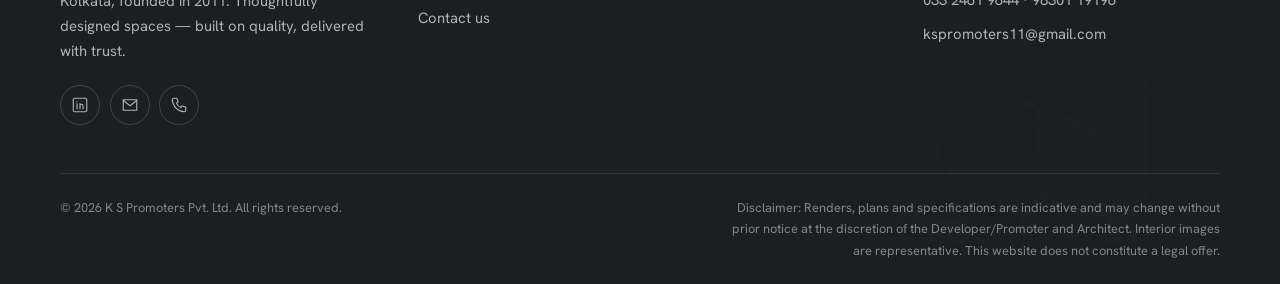
<file: shree-ganesh.html>
<!DOCTYPE html>
<html lang="en">
<head>
<meta charset="utf-8">
<meta name="viewport" content="width=device-width,initial-scale=1">
<title>Shree Ganesh — 3 BHK, Kalikapur Road (Completed) | K S Promoters</title>
<meta name="description" content="Shree Ganesh by K S Promoters — six south-facing 3 BHK homes of 1297 sq.ft. at 276 Kalikapur Road, Kolkata 700078. Completed April 2015. HDFC Bank approved.">
<meta name="theme-color" content="#ffffff">
<link rel="icon" href="assets/ksp-logo.png">
<link rel="preconnect" href="https://fonts.googleapis.com"><link rel="preconnect" href="https://fonts.gstatic.com" crossorigin>
<link href="https://fonts.googleapis.com/css2?family=Hanken+Grotesk:wght@400;500;600;700&family=Libre+Caslon+Text:ital,wght@0,400;0,700;1,400&display=swap" rel="stylesheet">
<link rel="stylesheet" href="style.css">
</head>
<body>
<svg width="0" height="0" style="position:absolute" aria-hidden="true">
<symbol id="i-car" viewBox="0 0 24 24"><path d="M3 13l2-5h14l2 5v5H3zM3 13h18M7 18v2M17 18v2"/><circle cx="7.5" cy="15.5" r="1"/><circle cx="16.5" cy="15.5" r="1"/></symbol>
<symbol id="i-lift" viewBox="0 0 24 24"><rect x="5" y="2" width="14" height="20"/><path d="M12 2v20M7.5 10l1.5-2 1.5 2M13.5 14l1.5 2 1.5-2"/></symbol>
<symbol id="i-intercom" viewBox="0 0 24 24"><rect x="6" y="2" width="12" height="20" rx="1"/><circle cx="12" cy="8" r="2.5"/><path d="M9 14h6M9 17h6"/></symbol>
<symbol id="i-power" viewBox="0 0 24 24"><path d="M13 2L4 14h7l-1 8 9-12h-7z"/></symbol>
<symbol id="i-cctv" viewBox="0 0 24 24"><path d="M3 7l13 4-2 5L2 12zM14.5 14.5l3 1M17.5 15.5V20h4"/></symbol>
<symbol id="i-shield" viewBox="0 0 24 24"><path d="M12 2l8 3v6c0 5-3.5 9-8 11-4.5-2-8-6-8-11V5zM9 12l2 2 4-4"/></symbol>
<symbol id="i-water" viewBox="0 0 24 24"><path d="M12 2s7 7.5 7 12a7 7 0 01-14 0c0-4.5 7-12 7-12z"/></symbol>
<symbol id="i-ro" viewBox="0 0 24 24"><path d="M6 3h12l-2 8v8a2 2 0 01-2 2h-4a2 2 0 01-2-2v-8zM7 7h10"/></symbol>
<symbol id="i-marble" viewBox="0 0 24 24"><rect x="3" y="3" width="18" height="18"/><path d="M3 12h18M12 3v18M5 9l3-4M14 20l5-5"/></symbol>
<symbol id="i-window" viewBox="0 0 24 24"><rect x="3" y="3" width="18" height="18"/><path d="M12 3v18M3 8h18M14.5 13v3"/></symbol>
<symbol id="i-sun" viewBox="0 0 24 24"><circle cx="12" cy="12" r="4"/><path d="M12 2v2M12 20v2M2 12h2M20 12h2M4.9 4.9l1.4 1.4M17.7 17.7l1.4 1.4M4.9 19.1l1.4-1.4M17.7 6.3l1.4-1.4"/></symbol>
<symbol id="i-pin" viewBox="0 0 24 24"><path d="M12 22s7-7 7-12a7 7 0 00-14 0c0 5 7 12 7 12z"/><circle cx="12" cy="10" r="2.5"/></symbol>
<symbol id="i-phone" viewBox="0 0 24 24"><path d="M5 3h4l2 5-2.5 1.5a11 11 0 006 6L16 13l5 2v4a2 2 0 01-2 2A17 17 0 013 5a2 2 0 012-2z"/></symbol>
<symbol id="i-mail" viewBox="0 0 24 24"><rect x="3" y="5" width="18" height="14"/><path d="M3 6l9 7 9-7"/></symbol>
<symbol id="i-in" viewBox="0 0 24 24"><rect x="3" y="3" width="18" height="18" rx="2"/><path d="M8 10v7M8 7v.01M12 17v-4a2 2 0 014 0v4M12 10v7"/></symbol>
<symbol id="i-key" viewBox="0 0 24 24"><circle cx="8" cy="15" r="4"/><path d="M11 12l9-9M17 6l3 3M15 8l2 2"/></symbol>
<symbol id="i-compass" viewBox="0 0 24 24"><circle cx="12" cy="12" r="9"/><path d="M15.5 8.5l-2 5-5 2 2-5z"/></symbol>
<symbol id="i-bank" viewBox="0 0 24 24"><path d="M3 10l9-6 9 6M5 10v8M9.5 10v8M14.5 10v8M19 10v8M3 21h18"/></symbol>
<symbol id="i-plan" viewBox="0 0 24 24"><rect x="3" y="3" width="18" height="18"/><path d="M3 10h8v11M11 14h10M15 3v7"/></symbol>
<symbol id="i-road" viewBox="0 0 24 24"><path d="M8 3L4 21M16 3l4 18M12 4v3M12 10v3M12 16v3"/></symbol>
<symbol id="i-building" viewBox="0 0 24 24"><rect x="4" y="3" width="10" height="18"/><path d="M14 9h6v12h-6M7 7h1M10 7h1M7 11h1M10 11h1M7 15h1M10 15h1M2 21h20"/></symbol>
<symbol id="i-users" viewBox="0 0 24 24"><circle cx="9" cy="8" r="3.5"/><path d="M2.5 20c0-3.6 2.9-6 6.5-6s6.5 2.4 6.5 6M16 4.5a3.5 3.5 0 010 7M18 14c2.2.6 3.5 2.7 3.5 6"/></symbol>
<symbol id="i-clock" viewBox="0 0 24 24"><circle cx="12" cy="12" r="9"/><path d="M12 7v5l3 2"/></symbol>
<symbol id="i-award" viewBox="0 0 24 24"><circle cx="12" cy="9" r="6"/><path d="M8.5 14L7 22l5-3 5 3-1.5-8"/></symbol>
<symbol id="i-bus" viewBox="0 0 24 24"><rect x="4" y="3" width="16" height="15" rx="2"/><path d="M4 11h16M8 18v3M16 18v3"/></symbol>
<symbol id="i-train" viewBox="0 0 24 24"><rect x="5" y="3" width="14" height="14" rx="3"/><path d="M5 10h14M8 21l2-4M16 21l-2-4"/></symbol>
<symbol id="i-hospital" viewBox="0 0 24 24"><rect x="3" y="4" width="18" height="17" rx="1"/><path d="M12 8v6M9 11h6"/></symbol>
<symbol id="i-school" viewBox="0 0 24 24"><path d="M2 9l10-5 10 5-10 5zM6 11v5c0 1.5 3 3 6 3s6-1.5 6-3v-5"/></symbol>
<symbol id="i-bag" viewBox="0 0 24 24"><path d="M5 8h14l-1 13H6zM9 8V6a3 3 0 016 0v2"/></symbol>
<symbol id="i-hotel" viewBox="0 0 24 24"><path d="M3 21V5h12v16M15 10h6v11M6 8h2M10 8h2M6 12h2M10 12h2M6 16h2M10 16h2M1 21h22"/></symbol>
<symbol id="i-arrow" viewBox="0 0 24 24"><path d="M5 12h14M13 6l6 6-6 6"/></symbol>
</svg>
<div class="topbar"><div class="wrap">
  <div class="l"><a href="tel:+913324619644"><svg class="i" aria-hidden="true"><use href="#i-phone"/></svg> 033 2461 9644</a><a href="mailto:kspromoters11@gmail.com"><svg class="i" aria-hidden="true"><use href="#i-mail"/></svg> kspromoters11@gmail.com</a></div>
  <div class="r"><span>Balaji RERA: HIRA/P/KOL/2020/001132</span><a href="https://www.linkedin.com/company/k-s-promo-ters-pvt-ltd/" target="_blank" rel="noopener"><svg class="i" aria-hidden="true"><use href="#i-in"/></svg> LinkedIn</a></div>
</div></div>
<header class="hd"><div class="wrap">
  <a class="logo" href="index.html" aria-label="K S Promoters — home"><img src="assets/ksp-logo.png" alt="KSP — K S Promoters Pvt. Ltd., Building Your Dreams" width="520" height="196"></a>
  <ul class="nav" id="nav">
    <li><a href="index.html">Home</a></li>
    <li><a href="about.html">About Us</a></li>
    <li><a href="projects.html" aria-current="page">Projects<span class="caret"></span></a>
      <ul class="drop">
        <li><a href="balaji.html"><img src="assets/balaji-hero.jpg" alt=""><span><b>Balaji</b><small>Purbachal Road · 2 &amp; 3 BHK</small></span></a></li>
        <li><a href="shree-ganesh.html"><img src="assets/sg-render.jpg" alt=""><span><b>Shree Ganesh</b><small>Kalikapur Road · Completed</small></span></a></li>
        <li><a href="projects.html"><span><b>All projects</b><small>Ongoing &amp; completed</small></span></a></li>
      </ul></li>
    <li><a href="contact.html">Contact Us</a></li>
  </ul>
  <div class="hd-cta">
    <a class="hd-phone" href="tel:+919830119196"><span class="ic"><svg class="i" aria-hidden="true"><use href="#i-phone"/></svg></span><span>Call us<b>98301 19196</b></span></a>
    <a class="btn" href="contact.html" data-enquire>Enquire Now</a>
    <a class="hd-call" href="tel:+919830119196" aria-label="Call 98301 19196"><svg class="i" aria-hidden="true"><use href="#i-phone"/></svg></a>
    <button class="burger" aria-label="Menu" aria-expanded="false" aria-controls="nav"><span></span></button>
  </div>
</div></header>
<main>
<section class="pd-hero"><div class="wrap">
  <div class="main rv"><img src="assets/sg-render.jpg" alt="Shree Ganesh, 276 Kalikapur Road" fetchpriority="high" style="object-position:50% 30%"><span class="badge top done">Completed</span></div>
  <div class="rv d1">
    <nav class="crumbs"><a href="index.html">Home</a><span>/</span><a href="projects.html">Projects</a><span>/</span><span>Shree Ganesh</span></nav>
    <span class="badge done">Handed over · April 2015</span>
    <h1 class="h1">Shree Ganesh</h1>
    <p class="loc"><svg class="i" aria-hidden="true"><use href="#i-pin"/></svg> 276 Kalikapur Road, Kolkata 700078</p>
    <dl class="specs"><div><dt>Configuration</dt><dd>3 BHK</dd></div><div><dt>Size</dt><dd>1297 sq.ft. (super built-up)</dd></div><div><dt>Building</dt><dd>G + 3</dd></div><div><dt>Homes</dt><dd>6 (two per floor)</dd></div><div><dt>Orientation</dt><dd>All south-facing</dd></div><div><dt>Home loans</dt><dd>HDFC Bank approved</dd></div></dl>
    <div style="display:flex;gap:.8rem;flex-wrap:wrap"><a class="btn" href="balaji.html">View ongoing project</a><a class="btn outline" href="contact.html" data-enquire="General enquiry">Enquire</a></div>
  </div>
</div></section>

<section class="sec"><div class="wrap split top pd">
  <div>
    <div class="rv"><span class="eyebrow">Overview</span><h2 class="h2" style="margin:1rem 0">Every home faces south</h2>
      <p class="p">Shree Ganesh is a G+3 residential building with six 3 BHK apartments — two on each floor — above a stilt car park. Each home measures 1297 sq.ft. super built-up and includes a living room, separate dining, two toilets and a balcony.</p>
      <p class="p">Located just 200 metres off the Prince Anwar Shah Connector and the EM Bypass, the project was completed and handed over in April 2015. It was marketed by Envision.</p>
      <ul class="checks"><li>All flats south-facing</li><li>200 m from the Bypass connector</li><li>HDFC Bank approved</li><li>Handed over April 2015</li></ul></div>

    <div class="rv" style="margin-top:3rem"><span class="eyebrow">Plans</span><h2 class="h2" style="margin:1rem 0 1.5rem">Floor plan &amp; location</h2>
      <div class="split" style="gap:1.2rem;align-items:start">
        <figure class="plate"><img src="assets/sg-plan.jpg" alt="Shree Ganesh typical floor plan" loading="lazy"><figcaption><b>Typical floor plan</b><span>Enlarge</span></figcaption></figure>
        <figure class="plate"><img src="assets/sg-map.jpg" alt="Shree Ganesh location map" loading="lazy"><figcaption><b>Location map</b><span>Enlarge</span></figcaption></figure>
      </div></div>

    <div class="rv" style="margin-top:4rem"><span class="eyebrow">Facilities</span><h2 class="h2" style="margin:1rem 0 1.5rem">Facilities</h2>
<ul class="amen" style="grid-template-columns:repeat(auto-fill,minmax(150px,1fr))">
  <li><svg class="i" aria-hidden="true"><use href="#i-car"/></svg><span>Car parking</span></li>
  <li><svg class="i" aria-hidden="true"><use href="#i-lift"/></svg><span>Passenger lift</span></li>
  <li><svg class="i" aria-hidden="true"><use href="#i-intercom"/></svg><span>Intercom</span></li>
  <li><svg class="i" aria-hidden="true"><use href="#i-power"/></svg><span>Power backup</span></li>
  <li><svg class="i" aria-hidden="true"><use href="#i-ro"/></svg><span>RO water system</span></li>
  <li><svg class="i" aria-hidden="true"><use href="#i-marble"/></svg><span>Marble flooring</span></li>
  <li><svg class="i" aria-hidden="true"><use href="#i-window"/></svg><span>Aluminium sliding windows</span></li>
  <li><svg class="i" aria-hidden="true"><use href="#i-shield"/></svg><span>Round-the-clock security</span></li>
  <li><svg class="i" aria-hidden="true"><use href="#i-water"/></svg><span>24-hour water supply</span></li>
  <li><svg class="i" aria-hidden="true"><use href="#i-sun"/></svg><span>South-facing homes</span></li>
</ul></div>
  </div>
  <aside class="side-form">
    <form class="form enquiry">
      <div><span class="eyebrow">Enquire</span><h2 class="h3" style="margin-top:.6rem">Looking for a similar home?</h2></div>
<div>
  <div class="field"><label for="s-name">Full name *</label><input id="s-name" name="name" required autocomplete="name"></div>
  <div class="field"><label for="s-phone">Phone *</label><input id="s-phone" name="phone" type="tel" required autocomplete="tel"></div>
</div>
<div class="field"><label for="s-project">Interested in</label><select id="s-project" name="project"><option>Balaji</option><option>Shree Ganesh</option><option selected>General enquiry</option></select></div>
<div class="field"><label for="s-msg">Message</label><textarea id="s-msg" name="msg" placeholder="Preferred configuration, site-visit date, questions…"></textarea></div>
<button class="btn" type="submit">Submit enquiry</button>
<p class="note">By submitting, you agree to be contacted by K S Promoters about your enquiry.</p>
    </form>
  </aside>
</div></section>
<section class="cta"><img src="assets/interior-2.jpg" alt="" loading="lazy"><div class="wrap">
  <div><span class="eyebrow" style="color:#d9b98a">Book a site visit</span><h2 class="h2" style="margin-top:.8rem">Explore our ongoing project, Balaji</h2><p class="p">2 &amp; 3 BHK apartments on Purbachal Road.</p></div>
  <div class="actions"><a class="btn" href="contact.html" data-enquire="Balaji">Schedule a visit</a><a class="btn ghost-w" href="tel:+919830119196">Call 98301 19196</a></div>
</div></section>
</main>
<footer class="ft"><div class="wrap">
  <div class="top">
    <div><a class="logo" href="index.html"><img src="assets/ksp-logo-white.png" alt="KSP — K S Promoters Pvt. Ltd." width="520" height="196"></a>
      <p>K S Promoters Pvt. Ltd. is a real estate development company headquartered in Kolkata, founded in 2011. Thoughtfully designed spaces — built on quality, delivered with trust.</p>
      <div class="social"><a href="https://www.linkedin.com/company/k-s-promo-ters-pvt-ltd/" target="_blank" rel="noopener" aria-label="LinkedIn"><svg class="i" aria-hidden="true"><use href="#i-in"/></svg></a><a href="mailto:kspromoters11@gmail.com" aria-label="Email"><svg class="i" aria-hidden="true"><use href="#i-mail"/></svg></a><a href="tel:+913324619644" aria-label="Phone"><svg class="i" aria-hidden="true"><use href="#i-phone"/></svg></a></div></div>
    <div><h4>Quick links</h4><ul><li><a href="index.html">Home</a></li><li><a href="about.html">About us</a></li><li><a href="projects.html">Projects</a></li><li><a href="contact.html">Contact us</a></li></ul></div>
    <div><h4>Projects</h4><ul><li><a href="balaji.html">Balaji — Purbachal Road</a></li><li><a href="shree-ganesh.html">Shree Ganesh — Kalikapur Road</a></li></ul></div>
    <div><h4>Registered office</h4><ul><li>Aangan, Top Floor, 28A Garcha First Lane, Ballygunge, Kolkata 700019 (near Gariahat Pantaloons, opp. Hotel Radisson)</li><li><a href="tel:+913324619644">033 2461 9644</a> · <a href="tel:+919830119196">98301 19196</a></li><li><a href="mailto:kspromoters11@gmail.com">kspromoters11@gmail.com</a></li></ul></div>
  </div>
  <div class="bot"><p>© <span class="yr-now"></span> K S Promoters Pvt. Ltd. All rights reserved.</p><p>Disclaimer: Renders, plans and specifications are indicative and may change without prior notice at the discretion of the Developer/Promoter and Architect. Interior images are representative. This website does not constitute a legal offer.</p></div>
</div></footer>
<dialog class="film" aria-label="K S Promoters film">
  <button class="x" aria-label="Close">×</button>
  <video controls playsinline preload="none" poster="assets/video/film-poster.jpg"><source src="assets/video/ksp-film.mp4" type="video/mp4"></video>
</dialog>
<dialog class="enq" aria-labelledby="enq-t">
  <button class="x" aria-label="Close">×</button>
  <form class="form enquiry">
    <div><span class="eyebrow">Enquire now</span><h2 id="enq-t" class="h3" style="margin-top:.6rem">Our team will call you back</h2></div>
<div class="two">
  <div class="field"><label for="m-name">Full name *</label><input id="m-name" name="name" required autocomplete="name"></div>
  <div class="field"><label for="m-phone">Phone *</label><input id="m-phone" name="phone" type="tel" required autocomplete="tel"></div>
</div>
<div class="field"><label for="m-project">Interested in</label><select id="m-project" name="project"><option>Balaji</option><option>Shree Ganesh</option><option>General enquiry</option></select></div>
<div class="field"><label for="m-msg">Message</label><textarea id="m-msg" name="msg" placeholder="Preferred configuration, site-visit date, questions…"></textarea></div>
<button class="btn" type="submit">Submit enquiry</button>
<p class="note">By submitting, you agree to be contacted by K S Promoters about your enquiry.</p>
  </form>
</dialog>
<nav class="mbar" aria-label="Quick actions">
  <a href="tel:+919830119196"><svg class="i" aria-hidden="true"><use href="#i-phone"/></svg><span>Call</span></a>
  <a href="https://wa.me/919830119196?text=Hi%2C%20I%27m%20interested%20in%20a%20K%20S%20Promoters%20property." target="_blank" rel="noopener"><svg viewBox="0 0 24 24"><path d="M12 2a10 10 0 00-8.6 15.1L2 22l5-1.3A10 10 0 1012 2zm0 18.2a8.2 8.2 0 01-4.2-1.2l-.3-.2-3 .8.8-2.9-.2-.3A8.2 8.2 0 1112 20.2zm4.5-6.1c-.2-.1-1.5-.7-1.7-.8s-.4-.1-.6.1-.7.8-.8 1-.3.2-.5.1a6.7 6.7 0 01-3.3-2.9c-.3-.4.2-.4.7-1.3a.4.4 0 000-.4l-.8-1.9c-.2-.5-.4-.4-.6-.4h-.5a1 1 0 00-.7.3 3 3 0 00-.9 2.2 5.2 5.2 0 001.1 2.8 11.9 11.9 0 004.6 4c1.7.7 2.4.8 3.2.7a2.8 2.8 0 001.8-1.3 2.3 2.3 0 00.2-1.3c-.1-.1-.3-.2-.5-.3z"/></svg><span>WhatsApp</span></a>
  <a href="contact.html" data-enquire class="pri"><svg class="i" aria-hidden="true"><use href="#i-mail"/></svg><span>Enquire</span></a>
</nav>
<a class="wa" href="https://wa.me/919830119196?text=Hi%2C%20I%27m%20interested%20in%20a%20K%20S%20Promoters%20property." target="_blank" rel="noopener" aria-label="Chat on WhatsApp"><svg viewBox="0 0 24 24"><path d="M12 2a10 10 0 00-8.6 15.1L2 22l5-1.3A10 10 0 1012 2zm0 18.2a8.2 8.2 0 01-4.2-1.2l-.3-.2-3 .8.8-2.9-.2-.3A8.2 8.2 0 1112 20.2zm4.5-6.1c-.2-.1-1.5-.7-1.7-.8s-.4-.1-.6.1-.7.8-.8 1-.3.2-.5.1a6.7 6.7 0 01-3.3-2.9c-.3-.4.2-.4.7-1.3a.4.4 0 000-.4l-.8-1.9c-.2-.5-.4-.4-.6-.4h-.5a1 1 0 00-.7.3 3 3 0 00-.9 2.2 5.2 5.2 0 001.1 2.8 11.9 11.9 0 004.6 4c1.7.7 2.4.8 3.2.7a2.8 2.8 0 001.8-1.3 2.3 2.3 0 00.2-1.3c-.1-.1-.3-.2-.5-.3z"/></svg></a>
<script src="script.js"></script>
</body>
</html>
</file>
<file: style.css>
/* K S Promoters Pvt. Ltd. — brand system taken from the company's LinkedIn identity:
   white + warm stone, bronze accent, architectural line sketch, Caslon-style wordmark */
:root{
  --ink:#1f2328;--slate:#5d636b;--muted:#8a8f96;
  --bronze:#9a7442;--bronze-d:#7b5a30;--bronze-l:#f3ece1;
  --bg:#fff;--soft:#f7f5f1;--line:#e7e2d9;--dark:#1b1e22;
  --serif:"Libre Caslon Text",Georgia,serif;--sans:"Hanken Grotesk",system-ui,sans-serif;
  --wrap:1240px;--r:6px;--shadow:0 12px 40px -18px rgba(31,35,40,.28);--ease:cubic-bezier(.2,.7,.2,1);
}
*,*::before,*::after{box-sizing:border-box;margin:0;padding:0}
html{scroll-behavior:smooth;scroll-padding-top:110px}
body{font:400 1rem/1.7 var(--sans);color:var(--ink);background:var(--bg);-webkit-font-smoothing:antialiased;overflow-x:hidden}
img{display:block;max-width:100%}
a{color:inherit;text-decoration:none}
::selection{background:var(--bronze);color:#fff}
:focus-visible{outline:2px solid var(--bronze);outline-offset:3px}
svg.i{width:26px;height:26px;stroke:currentColor;fill:none;stroke-width:1.5;stroke-linecap:round;stroke-linejoin:round;flex:none}
.wrap{max-width:var(--wrap);margin:0 auto;padding:0 clamp(1.25rem,4vw,2.5rem)}

/* ---------- type ---------- */
.eyebrow{display:inline-flex;align-items:center;gap:.75rem;font:700 .74rem/1 var(--sans);letter-spacing:.16em;text-transform:uppercase;color:var(--bronze)}
.eyebrow::before{content:"";width:28px;height:2px;background:var(--bronze)}
h1,h2,h3,h4{font-weight:400;color:var(--ink)}
.h1{font:400 clamp(2.4rem,4.8vw,4.1rem)/1.1 var(--serif);letter-spacing:-.01em}
.h2{font:400 clamp(1.9rem,3.4vw,2.9rem)/1.15 var(--serif);letter-spacing:-.005em}
.h3{font:600 1.25rem/1.3 var(--sans)}
.h1 em,.h2 em{font-style:italic;color:var(--bronze)}
.lead{font-size:clamp(1.05rem,1.4vw,1.2rem);color:var(--slate);max-width:56ch}
.p{color:var(--slate)}
.p+.p{margin-top:1rem}
.sec-head{max-width:720px;margin-bottom:clamp(2.2rem,4vw,3.2rem)}
.sec-head .h2{margin:1rem 0 .9rem}
.sec-head.center{text-align:center;margin-inline:auto}
.sec-head.center .eyebrow::after{content:"";width:28px;height:2px;background:var(--bronze)}
.sec-head.row{max-width:none;display:flex;justify-content:space-between;align-items:end;gap:2rem;flex-wrap:wrap}

/* ---------- buttons ---------- */
.btn{display:inline-flex;align-items:center;justify-content:center;gap:.6rem;padding:.95rem 1.6rem;border-radius:var(--r);background:var(--bronze);color:#fff;font:600 .92rem/1 var(--sans);border:1.5px solid var(--bronze);cursor:pointer;transition:background .25s,border-color .25s,color .25s}
.btn:hover{background:var(--bronze-d);border-color:var(--bronze-d)}
.btn.outline{background:transparent;color:var(--ink);border-color:var(--ink)}
.btn.outline:hover{background:var(--ink);color:#fff}
.btn.white{background:#fff;color:var(--ink);border-color:#fff}
.btn.white:hover{background:var(--bronze-l)}
.btn.ghost-w{background:transparent;color:#fff;border-color:#ffffff80}
.btn.ghost-w:hover{background:#fff;color:var(--ink)}
.btn.sm{padding:.7rem 1.1rem;font-size:.85rem}
.link{display:inline-flex;align-items:center;gap:.45rem;font-weight:600;color:var(--bronze);transition:gap .25s}
.link:hover{gap:.75rem}

/* ---------- top bar + header ---------- */
.topbar{background:var(--dark);color:#c9cdd2;font-size:.82rem}
.topbar .wrap{display:flex;justify-content:space-between;align-items:center;gap:1rem;min-height:38px}
.topbar .l,.topbar .r{display:flex;gap:1.6rem;align-items:center}
.topbar a{display:inline-flex;align-items:center;gap:.45rem}
.topbar a:hover{color:#fff}
.topbar svg.i{width:15px;height:15px}
.hd{position:sticky;top:0;z-index:100;background:#fff;border-bottom:1px solid var(--line);transition:box-shadow .3s}
.hd.solid{box-shadow:0 6px 24px -14px rgba(0,0,0,.25)}
.hd .wrap{display:flex;align-items:center;justify-content:space-between;gap:1.5rem;min-height:84px}
.logo img{height:52px;width:auto}
.nav{display:flex;align-items:center;gap:2rem;list-style:none}
.nav>li{position:relative}
.nav>li>a{display:flex;align-items:center;gap:.3rem;font:500 .97rem var(--sans);padding:.6rem 0;color:var(--ink);position:relative}
.nav>li>a::after{content:"";position:absolute;left:0;right:0;bottom:.2rem;height:2px;background:var(--bronze);transform:scaleX(0);transition:transform .3s var(--ease)}
.nav>li>a:hover::after,.nav>li>a[aria-current]::after{transform:scaleX(1)}
.nav>li>a[aria-current]{color:var(--bronze)}
.nav .caret{width:8px;height:8px;border-right:1.5px solid currentColor;border-bottom:1.5px solid currentColor;transform:rotate(45deg) translateY(-3px);margin-left:.3rem}
.drop{position:absolute;top:100%;left:-1rem;min-width:280px;background:#fff;border:1px solid var(--line);border-radius:var(--r);box-shadow:var(--shadow);padding:.5rem;list-style:none;opacity:0;visibility:hidden;transform:translateY(8px);transition:.25s var(--ease)}
.nav>li:hover .drop,.nav>li:focus-within .drop{opacity:1;visibility:visible;transform:none}
.drop a{display:flex;gap:.8rem;align-items:center;padding:.6rem;border-radius:4px}
.drop a:hover{background:var(--soft)}
.drop img{width:56px;height:42px;object-fit:cover;border-radius:3px}
.drop b{display:block;font-weight:600;font-size:.95rem}
.drop small{color:var(--muted);font-size:.8rem}
.hd-cta{display:flex;align-items:center;gap:1.2rem}
.hd-phone{display:flex;align-items:center;gap:.6rem;font-size:.78rem;color:var(--muted);line-height:1.25}
.hd-phone b{display:block;color:var(--ink);font-size:1rem}
.hd-phone .ic{width:40px;height:40px;border-radius:50%;background:var(--bronze-l);color:var(--bronze);display:grid;place-items:center}
.hd-phone svg.i{width:18px;height:18px}
.burger{display:none;width:44px;height:44px;border:1px solid var(--line);border-radius:var(--r);background:#fff;cursor:pointer;position:relative}
.burger span,.burger span::before,.burger span::after{position:absolute;left:11px;right:11px;height:2px;background:var(--ink);transition:.3s}
.burger span{top:21px}.burger span::before,.burger span::after{content:"";left:0;right:0}
.burger span::before{top:-7px}.burger span::after{top:7px}
.hd.open .burger span{background:transparent}
.hd.open .burger span::before{transform:translateY(7px) rotate(45deg)}
.hd.open .burger span::after{transform:translateY(-7px) rotate(-45deg)}

/* ---------- hero ---------- */
.hero{position:relative;background:var(--soft);overflow:hidden;padding:clamp(3rem,6vw,5.5rem) 0 clamp(5.5rem,8vw,7.5rem)}
.hero::before{content:"";position:absolute;left:-40px;bottom:-10px;width:min(56vw,760px);aspect-ratio:760/266;background:url(assets/sketch-house.png) no-repeat left bottom/contain;opacity:.5;pointer-events:none}
.hero::after{content:"";position:absolute;right:0;top:0;width:min(30vw,330px);aspect-ratio:328/176;background:url(assets/sketch-skyline.png) no-repeat right top/contain;opacity:.35;pointer-events:none}
.hero .wrap{display:grid;grid-template-columns:1fr 1.05fr;gap:clamp(2rem,5vw,4.5rem);align-items:center;position:relative;z-index:1}
.hero .h1{margin:1.2rem 0 1.3rem}
.hero .lead{margin-bottom:2rem}
.hero .actions{display:flex;gap:.9rem;flex-wrap:wrap}
.trust{display:flex;gap:2.2rem;flex-wrap:wrap;margin-top:2.6rem;padding-top:1.8rem;border-top:1px solid var(--line)}
.trust div{font-size:.82rem;color:var(--slate);line-height:1.35}
.trust b{display:block;font:400 1.7rem/1.1 var(--serif);color:var(--ink);margin-bottom:.15rem}

.badge{display:inline-flex;align-items:center;gap:.4rem;font:700 .7rem/1 var(--sans);letter-spacing:.08em;text-transform:uppercase;padding:.45rem .7rem;border-radius:99px;background:var(--bronze-l);color:var(--bronze-d)}
.badge.done{background:#e7f2ea;color:#2f6b43}
.badge.top{position:absolute;top:1rem;left:1rem;z-index:2;background:#fff}
.badge.top.done{background:#e7f2ea}

/* quick enquiry bar */
.qbar{position:relative;z-index:5;margin-top:-3.2rem}
.qbar form{display:grid;grid-template-columns:auto 1fr 1fr 1fr auto;gap:1rem;align-items:center;background:#fff;border:1px solid var(--line);border-radius:10px;box-shadow:var(--shadow);padding:1.2rem 1.4rem}
.qbar .t{font:400 1.25rem/1.2 var(--serif);padding-right:1rem;border-right:1px solid var(--line)}
.qbar .t small{display:block;font:500 .78rem var(--sans);color:var(--muted)}
.qbar input,.qbar select{width:100%;border:1px solid var(--line);border-radius:var(--r);padding:.85rem 1rem;font:400 .95rem var(--sans);color:var(--ink);background:var(--soft);outline:0;transition:border-color .2s,background .2s}
.qbar input:focus,.qbar select:focus{border-color:var(--bronze);background:#fff}

/* slider */
.slider{position:relative;border-radius:10px;overflow:hidden;box-shadow:0 30px 60px -30px rgba(31,35,40,.45);aspect-ratio:4/3.3;background:var(--ink)}
.slide{position:absolute;inset:0;opacity:0;transition:opacity 1s ease}
.slide.on{opacity:1}
.slide img{width:100%;height:100%;object-fit:cover;transform:scale(1.06);transition:transform 6s ease}
.slide.on img{transform:scale(1)}
.slide .cap{position:absolute;left:1.2rem;right:1.2rem;bottom:1.2rem;background:#ffffffef;backdrop-filter:blur(6px);border-radius:var(--r);padding:1rem 1.2rem;display:flex;justify-content:space-between;align-items:center;gap:1rem}
.slide .cap small{display:block;font-size:.72rem;color:var(--muted);text-transform:uppercase;letter-spacing:.1em;font-weight:700}
.slide .cap b{display:block;font:400 1.35rem/1.2 var(--serif)}
.slide .cap span{font-size:.88rem;color:var(--slate)}
.dots{position:absolute;top:1.1rem;right:1rem;display:flex;gap:.4rem;z-index:2}
.dots button{width:28px;height:4px;border:0;border-radius:2px;background:#ffffff80;cursor:pointer;padding:0}
.dots button.on{background:#fff}

/* ---------- sections ---------- */
.sec{padding:clamp(4.5rem,8vw,7rem) 0}
.sec.soft{background:var(--soft)}
.split{display:grid;grid-template-columns:1fr 1fr;gap:clamp(2.5rem,5vw,5rem);align-items:center}
.split.top{align-items:start}

/* about block */
.about-img{position:relative}
.about-img .main{border-radius:10px;overflow:hidden;aspect-ratio:4/4.3}
.about-img .main img{width:100%;height:100%;object-fit:cover}
.about-img .inset{position:absolute;right:-1.5rem;bottom:-1.5rem;width:46%;border:6px solid #fff;border-radius:8px;overflow:hidden;box-shadow:var(--shadow);aspect-ratio:4/3}
.about-img .inset img{width:100%;height:100%;object-fit:cover}
.about-img .since{position:absolute;left:-1.2rem;top:2rem;background:var(--bronze);color:#fff;border-radius:8px;padding:1.1rem 1.3rem;text-align:center;box-shadow:var(--shadow)}
.about-img .since b{display:block;font:400 2.2rem/1 var(--serif)}
.about-img .since small{font-size:.72rem;letter-spacing:.12em;text-transform:uppercase;font-weight:700}
.values{display:flex;flex-wrap:wrap;gap:.6rem;margin:1.6rem 0 2rem}
.values span{display:inline-flex;align-items:center;gap:.5rem;padding:.55rem .9rem;border:1px solid var(--line);border-radius:99px;font-size:.88rem;font-weight:500;background:#fff}
.values span::before{content:"";width:7px;height:7px;border-radius:50%;background:var(--bronze)}
.checks{list-style:none;display:grid;grid-template-columns:1fr 1fr;gap:.7rem 1.5rem;margin:1.6rem 0 2.2rem}
.checks li{display:flex;gap:.6rem;align-items:flex-start;font-weight:500}
.checks li::before{content:"";flex:none;width:20px;height:20px;margin-top:.15rem;border-radius:50%;background:var(--bronze-l) url("data:image/svg+xml,%3Csvg xmlns='http://www.w3.org/2000/svg' viewBox='0 0 20 20'%3E%3Cpath d='M6 10.5l2.5 2.5L14 7.5' fill='none' stroke='%239a7442' stroke-width='2' stroke-linecap='round' stroke-linejoin='round'/%3E%3C/svg%3E") center/100%}

/* stats band */
.stats{background:var(--dark);color:#fff;position:relative;overflow:hidden}
.stats::before{content:"";position:absolute;right:-60px;bottom:-20px;width:620px;aspect-ratio:760/266;background:url(assets/sketch-house.png) no-repeat center/contain;opacity:.12;filter:invert(1)}
.stats .wrap{display:grid;grid-template-columns:repeat(4,1fr);position:relative}
.stats .s{padding:3rem 1.5rem;border-right:1px solid #ffffff1c;text-align:center}
.stats .s:last-child{border:0}
.stats b{display:block;font:400 clamp(2.4rem,4vw,3.4rem)/1 var(--serif);color:#d9b98a}
.stats span{display:block;margin-top:.7rem;font-size:.9rem;color:#b9bec4}

/* project cards */
.tabs{display:flex;gap:.4rem;background:var(--soft);padding:.35rem;border-radius:99px;border:1px solid var(--line)}
.tabs button{border:0;background:none;padding:.6rem 1.2rem;border-radius:99px;font:600 .88rem var(--sans);color:var(--slate);cursor:pointer;transition:.25s}
.tabs button.on{background:#fff;color:var(--ink);box-shadow:0 2px 8px -3px rgba(0,0,0,.2)}
.cards{display:grid;grid-template-columns:repeat(auto-fill,minmax(340px,1fr));gap:1.8rem}
.card{background:#fff;border:1px solid var(--line);border-radius:10px;overflow:hidden;display:flex;flex-direction:column;transition:transform .35s var(--ease),box-shadow .35s var(--ease)}
.card:hover{transform:translateY(-6px);box-shadow:var(--shadow)}
.card .ph{position:relative;aspect-ratio:16/11;overflow:hidden;display:block}
.card .ph img{width:100%;height:100%;object-fit:cover;transition:transform 1s var(--ease)}
.card:hover .ph img{transform:scale(1.05)}
.card .bd{padding:1.4rem 1.5rem 1.5rem;display:flex;flex-direction:column;flex:1}
.card h3{font:400 1.7rem/1.15 var(--serif)}
.card .loc{display:flex;gap:.4rem;align-items:center;color:var(--slate);font-size:.92rem;margin:.4rem 0 1.1rem}
.card .loc svg.i{width:16px;height:16px;color:var(--bronze)}
.card dl{display:grid;grid-template-columns:repeat(3,1fr);border-block:1px solid var(--line);padding:.9rem 0;margin-bottom:1.2rem}
.card dl div+div{border-left:1px solid var(--line);padding-left:.9rem}
.card dt{font-size:.7rem;color:var(--muted);text-transform:uppercase;letter-spacing:.08em;font-weight:700}
.card dd{font-weight:600;font-size:.95rem;margin-top:.15rem}
.card .ft2{display:flex;gap:.7rem;margin-top:auto}
.card .ft2 .btn{flex:1}
.card[hidden]{display:none}

/* feature cards (why us) */
.feat{display:grid;grid-template-columns:repeat(3,1fr);gap:1.4rem}
.feat>div{background:#fff;border:1px solid var(--line);border-radius:10px;padding:2rem 1.7rem;transition:border-color .3s,transform .3s var(--ease)}
.feat>div:hover{border-color:var(--bronze);transform:translateY(-4px)}
.feat .ic{width:54px;height:54px;border-radius:10px;background:var(--bronze-l);color:var(--bronze);display:grid;place-items:center;margin-bottom:1.3rem}
.feat h3{margin-bottom:.5rem}
.feat p{color:var(--slate);font-size:.95rem}

/* amenities */
.amen{display:grid;grid-template-columns:repeat(5,1fr);gap:1rem;list-style:none}
.amen li{display:flex;flex-direction:column;align-items:center;text-align:center;gap:.9rem;padding:1.6rem 1rem;background:#fff;border:1px solid var(--line);border-radius:10px;font-weight:500;font-size:.95rem;transition:border-color .3s,box-shadow .3s}
.amen li:hover{border-color:var(--bronze);box-shadow:var(--shadow)}
.amen svg.i{width:34px;height:34px;color:var(--bronze);stroke-width:1.3}

/* location */
.dist{display:grid;grid-template-columns:1fr 1fr;gap:.8rem;list-style:none}
.dist li{display:flex;justify-content:space-between;align-items:center;gap:1rem;padding:.95rem 1.1rem;background:#fff;border:1px solid var(--line);border-radius:var(--r)}
.dist li span{display:flex;align-items:center;gap:.7rem;font-weight:500}
.dist li svg.i{width:18px;height:18px;color:var(--bronze)}
.dist li b{font-weight:700;color:var(--bronze-d);white-space:nowrap}
.plate{border:1px solid var(--line);border-radius:10px;background:#fff;padding:1rem;cursor:zoom-in;transition:box-shadow .3s}
.plate:hover{box-shadow:var(--shadow)}
.plate img{width:100%;height:clamp(240px,32vw,440px);object-fit:contain;border-radius:4px}
.plate figcaption{display:flex;justify-content:space-between;margin-top:.8rem;font-size:.85rem;color:var(--slate)}
.plate figcaption b{color:var(--ink);font-weight:600}

/* steps */
.steps{display:grid;grid-template-columns:repeat(5,1fr);gap:1.2rem;counter-reset:s;list-style:none}
.steps li{position:relative;padding:1.8rem 1.4rem;background:#fff;border:1px solid var(--line);border-radius:10px}
.steps li::before{counter-increment:s;content:"0" counter(s);font:400 2.2rem/1 var(--serif);color:var(--bronze);display:block;margin-bottom:1rem}
.steps h3{font-size:1.05rem;margin-bottom:.4rem}
.steps p{font-size:.9rem;color:var(--slate)}

/* finance */
.finance{display:grid;grid-template-columns:1.4fr 1fr;gap:2rem;align-items:center;background:var(--bronze-l);border-radius:12px;padding:clamp(2rem,4vw,3.2rem);position:relative;overflow:hidden}
.finance::after{content:"";position:absolute;right:-30px;bottom:-14px;width:420px;aspect-ratio:760/266;background:url(assets/sketch-house.png) no-repeat center/contain;opacity:.35}
.finance>*{position:relative;z-index:1}
.finance .bank{display:flex;gap:1rem;flex-wrap:wrap;justify-content:flex-end}
.finance .bank span{background:#fff;border:1px solid var(--line);border-radius:8px;padding:1rem 1.4rem;font-weight:700;letter-spacing:.02em;display:flex;align-items:center;gap:.6rem}
.finance .bank svg.i{color:var(--bronze)}

/* faq */
.faq{max-width:860px;margin:0 auto}
.faq details{background:#fff;border:1px solid var(--line);border-radius:8px;margin-bottom:.8rem;transition:border-color .3s}
.faq details[open]{border-color:var(--bronze)}
.faq summary{list-style:none;cursor:pointer;display:flex;justify-content:space-between;gap:1rem;align-items:center;padding:1.15rem 1.4rem;font-weight:600;font-size:1.02rem}
.faq summary::-webkit-details-marker{display:none}
.faq summary::after{content:"";flex:none;width:28px;height:28px;border-radius:50%;background:var(--soft) url("data:image/svg+xml,%3Csvg xmlns='http://www.w3.org/2000/svg' viewBox='0 0 28 28'%3E%3Cpath d='M14 9v10M9 14h10' stroke='%239a7442' stroke-width='2' stroke-linecap='round'/%3E%3C/svg%3E") center/100%;transition:transform .3s}
.faq details[open] summary::after{transform:rotate(45deg)}
.faq details p{padding:0 1.4rem 1.3rem;color:var(--slate)}

/* cta band */
.cta{position:relative;background:var(--dark);color:#fff;overflow:hidden;padding:clamp(4rem,7vw,6rem) 0}
.cta>img{position:absolute;inset:0;width:100%;height:100%;object-fit:cover;opacity:.25}
.cta .wrap{position:relative;display:flex;justify-content:space-between;align-items:center;gap:2rem;flex-wrap:wrap}
.cta .h2{color:#fff;max-width:20ch}
.cta .p{color:#c9cdd2;margin-top:.8rem}
.cta .actions{display:flex;gap:.9rem;flex-wrap:wrap}

/* page hero (inner) */
.phero{background:var(--soft);position:relative;overflow:hidden;padding:clamp(3rem,6vw,4.5rem) 0}
.phero::before{content:"";position:absolute;right:-30px;bottom:-10px;width:min(50vw,640px);aspect-ratio:760/266;background:url(assets/sketch-house.png) no-repeat right bottom/contain;opacity:.45}
.phero .wrap{position:relative}
.crumbs{display:flex;gap:.5rem;font-size:.85rem;color:var(--muted);margin-bottom:1rem}
.crumbs a:hover{color:var(--bronze)}
.phero .h1{margin-bottom:.8rem}

/* project detail */
.pd-hero{background:var(--soft);padding:clamp(2.5rem,5vw,4rem) 0}
.pd-hero .wrap{display:grid;grid-template-columns:1.35fr 1fr;gap:clamp(2rem,4vw,3.5rem);align-items:center}
.pd-hero .main{border-radius:10px;overflow:hidden;aspect-ratio:16/11;position:relative;box-shadow:var(--shadow)}
.pd-hero .main img{width:100%;height:100%;object-fit:cover}
.pd-hero .h1{margin:.9rem 0 .5rem}
.pd-hero .loc{display:flex;gap:.45rem;align-items:center;color:var(--slate);margin-bottom:1.5rem}
.pd-hero .loc svg.i{width:18px;height:18px;color:var(--bronze)}
.specs{display:grid;grid-template-columns:1fr 1fr;border:1px solid var(--line);border-radius:8px;background:#fff;margin-bottom:1.6rem}
.specs div{padding:1rem 1.2rem;border-bottom:1px solid var(--line)}
.specs div:nth-child(odd){border-right:1px solid var(--line)}
.specs div:nth-last-child(-n+2){border-bottom:0}
.specs dt{font-size:.72rem;color:var(--muted);text-transform:uppercase;letter-spacing:.08em;font-weight:700}
.specs dd{font-weight:600;margin-top:.15rem}
.subnav{position:sticky;top:84px;z-index:50;background:#fff;border-bottom:1px solid var(--line)}
.subnav .wrap{display:flex;gap:2rem;overflow-x:auto;scrollbar-width:none}
.subnav a{padding:1rem 0;font-weight:600;font-size:.93rem;color:var(--slate);border-bottom:2px solid transparent;white-space:nowrap}
.subnav a:hover{color:var(--bronze);border-color:var(--bronze)}
.ctable{width:100%;border-collapse:separate;border-spacing:0;border:1px solid var(--line);border-radius:10px;overflow:hidden;background:#fff}
.ctable th{background:var(--dark);color:#fff;text-align:left;font:600 .78rem var(--sans);letter-spacing:.08em;text-transform:uppercase;padding:1rem 1.3rem}
.ctable td{padding:1.1rem 1.3rem;border-top:1px solid var(--line);font-weight:500}
.ctable td:first-child{font:400 1.3rem var(--serif);color:var(--bronze)}
.ctable tr:hover td{background:var(--soft)}
.ctable .btn{padding:.55rem .9rem;font-size:.8rem}
.gallery{display:grid;grid-template-columns:repeat(4,1fr);grid-auto-rows:clamp(150px,16vw,220px);gap:1rem}
.gallery figure{position:relative;border-radius:8px;overflow:hidden;cursor:zoom-in;background:var(--soft);border:1px solid var(--line)}
.gallery figure:first-child{grid-column:span 2;grid-row:span 2}
.gallery img{width:100%;height:100%;object-fit:cover;transition:transform .8s var(--ease)}
.gallery figure.fit img{object-fit:contain;background:#fff}
.gallery figure:hover img{transform:scale(1.05)}
.gallery figcaption{position:absolute;left:.7rem;bottom:.7rem;background:#fffffff0;border-radius:4px;padding:.3rem .6rem;font-size:.75rem;font-weight:600}

/* forms */
.side-form{position:sticky;top:150px}
.form{background:#fff;border:1px solid var(--line);border-radius:10px;padding:clamp(1.5rem,3vw,2.2rem);box-shadow:var(--shadow);display:grid;gap:1rem}
.form .h3{font:400 1.6rem/1.2 var(--serif)}
.form .two{display:grid;grid-template-columns:1fr 1fr;gap:1rem}
.field{display:flex;flex-direction:column;gap:.35rem}
.field label{font-size:.8rem;font-weight:600;color:var(--slate)}
.field input,.field select,.field textarea{border:1px solid var(--line);border-radius:var(--r);padding:.85rem 1rem;font:400 .97rem var(--sans);color:var(--ink);background:var(--soft);outline:0;transition:border-color .2s,background .2s}
.field input:focus,.field select:focus,.field textarea:focus{border-color:var(--bronze);background:#fff}
.field textarea{resize:vertical;min-height:6rem}
.form .note{font-size:.78rem;color:var(--muted)}

/* about page */
.timeline{list-style:none;display:grid;grid-template-columns:repeat(4,1fr);gap:1.4rem;position:relative}
.timeline::before{content:"";position:absolute;left:0;right:0;top:22px;height:2px;background:var(--line)}
.timeline li{position:relative;padding-top:3.4rem}
.timeline li::before{content:"";position:absolute;top:13px;left:0;width:20px;height:20px;border-radius:50%;background:#fff;border:5px solid var(--bronze)}
.timeline .yr{font:400 2rem/1 var(--serif);color:var(--bronze)}
.timeline h3{margin:.5rem 0 .35rem}
.timeline p{color:var(--slate);font-size:.93rem}
.vcards{display:grid;grid-template-columns:repeat(5,1fr);gap:1rem}
.vcards>div{background:#fff;border:1px solid var(--line);border-radius:10px;padding:1.6rem 1.3rem}
.vcards .ic{width:48px;height:48px;border-radius:10px;background:var(--bronze-l);color:var(--bronze);display:grid;place-items:center}
.vcards h3{margin:1rem 0 .4rem;font-size:1.08rem}
.vcards p{font-size:.9rem;color:var(--slate)}

/* contact page */
.cinfo{display:grid;gap:1rem}
.cinfo .ci{display:flex;gap:1rem;align-items:flex-start;background:#fff;border:1px solid var(--line);border-radius:10px;padding:1.3rem 1.4rem}
.cinfo .ic{width:46px;height:46px;flex:none;border-radius:10px;background:var(--bronze-l);color:var(--bronze);display:grid;place-items:center}
.cinfo small{display:block;font-size:.74rem;text-transform:uppercase;letter-spacing:.08em;color:var(--muted);font-weight:700}
.cinfo a,.cinfo address{font-style:normal;font-weight:600}
.cinfo a:hover{color:var(--bronze)}
.map{display:block;width:100%;height:clamp(320px,38vw,440px);border:0;border-radius:10px}

/* ---------- footer ---------- */
.ft{background:var(--dark);color:#aeb3b9;font-size:.93rem;position:relative;overflow:hidden}
.ft::before{content:"";position:absolute;right:-40px;bottom:40px;width:640px;aspect-ratio:760/266;background:url(assets/sketch-house.png) no-repeat right bottom/contain;filter:invert(1);opacity:.06}
.ft .top{display:grid;grid-template-columns:1.5fr 1fr 1fr 1.4fr;gap:2.5rem;padding:clamp(3.5rem,6vw,5rem) 0 3rem;position:relative}
.ft .top>div{min-width:0;overflow-wrap:anywhere}
.ft .logo img{height:54px;margin-bottom:1.2rem}
.ft h4{color:#fff;font:600 1rem var(--sans);margin-bottom:1.1rem}
.ft ul{list-style:none;display:grid;gap:.55rem}
.ft a:hover{color:#d9b98a}
.ft .social{display:flex;gap:.6rem;margin-top:1.3rem}
.ft .social a{width:40px;height:40px;border-radius:50%;border:1px solid #ffffff2a;display:grid;place-items:center}
.ft .social a:hover{background:var(--bronze);border-color:var(--bronze);color:#fff}
.ft .social svg.i{width:18px;height:18px}
.ft .bot{border-top:1px solid #ffffff1a;padding:1.4rem 0;display:flex;justify-content:space-between;gap:2rem;flex-wrap:wrap;font-size:.8rem;color:#80868d;position:relative}
.ft .bot p:last-child{max-width:72ch;text-align:right}

/* ---------- modal / whatsapp / lightbox ---------- */
dialog.enq{margin:auto;border:0;border-radius:12px;padding:0;width:min(94vw,520px);max-height:94svh;box-shadow:0 40px 80px -30px #000}
dialog.enq::backdrop{background:#1b1e22b3;backdrop-filter:blur(3px)}
dialog.enq[open]{animation:pop .4s var(--ease)}
@keyframes pop{from{opacity:0;transform:translateY(16px) scale(.98)}}
dialog.enq .form{border:0;box-shadow:none}
dialog.enq .x{position:absolute;right:.8rem;top:.8rem;width:36px;height:36px;border-radius:50%;border:1px solid var(--line);background:#fff;font-size:1.1rem;cursor:pointer;z-index:1}
.wa{position:fixed;right:1.3rem;bottom:1.3rem;z-index:90;width:56px;height:56px;border-radius:50%;background:#25d366;display:grid;place-items:center;box-shadow:0 10px 30px -8px rgba(0,0,0,.4);transition:transform .25s}
.wa:hover{transform:scale(1.07)}
.wa svg{width:28px;height:28px;fill:#fff}
.lb{position:fixed;inset:0;z-index:400;background:#111316ee;display:grid;place-items:center;padding:4vmin;opacity:0;pointer-events:none;transition:opacity .3s;cursor:zoom-out}
.lb.open{opacity:1;pointer-events:auto}
.lb img{max-height:90vh;max-width:92vw;object-fit:contain;border-radius:6px;background:#fff}

/* ---------- motion ---------- */
.rv{opacity:0;transform:translateY(28px);transition:opacity .9s var(--ease),transform .9s var(--ease)}
.rv.in{opacity:1;transform:none}
.d1{transition-delay:.08s}.d2{transition-delay:.16s}.d3{transition-delay:.24s}.d4{transition-delay:.32s}
@media (prefers-reduced-motion:reduce){*,*::before,*::after{animation:none!important;transition:none!important}.rv{opacity:1;transform:none}}

/* ---------- responsive ---------- */
@media (max-width:1180px){
  .hd-phone{display:none}
  .nav{gap:1.4rem}
  .amen{grid-template-columns:repeat(4,1fr)}
  .steps{grid-template-columns:repeat(3,1fr)}
  .vcards{grid-template-columns:repeat(3,1fr)}
}
@media (max-width:980px){
  .hero .wrap,.split,.pd-hero .wrap,.finance{grid-template-columns:1fr}
  .qbar{margin-top:-2rem}
  .qbar form{grid-template-columns:1fr 1fr}
  .qbar .t{grid-column:1/-1;border:0;padding:0}
  .qbar .btn{grid-column:1/-1}
  .stats .wrap{grid-template-columns:1fr 1fr}
  .stats .s:nth-child(2){border-right:0}
  .stats .s:nth-child(-n+2){border-bottom:1px solid #ffffff1c}
  .feat{grid-template-columns:1fr 1fr}
  .amen{grid-template-columns:repeat(3,1fr)}
  .timeline{grid-template-columns:1fr 1fr;row-gap:2.5rem}
  .timeline::before{display:none}
  .ft .top{grid-template-columns:1fr 1fr}
  .ft .bot p:last-child{text-align:left}
  .about-img{margin:0 1.5rem 1.5rem 1.2rem}
  .side-form{position:static}
  .finance .bank{justify-content:flex-start}
  .topbar .r{display:none}
}
@media (max-width:860px){
  .burger{display:block}
  .hd-cta .btn{display:none}
  .nav{position:fixed;left:0;right:0;top:84px;bottom:0;background:#fff;flex-direction:column;align-items:stretch;gap:0;padding:1rem clamp(1.25rem,4vw,2.5rem);overflow:auto;opacity:0;visibility:hidden;transition:.3s}
  .hd.open .nav{opacity:1;visibility:visible}
  .nav>li>a{padding:1rem 0;border-bottom:1px solid var(--line);font-size:1.1rem}
  .nav>li>a::after{display:none}
  .drop{position:static;opacity:1;visibility:visible;transform:none;box-shadow:none;border:0;padding:.3rem 0 .6rem}
  .checks,.dist{grid-template-columns:1fr}
}
@media (max-width:640px){
  .topbar{display:none}
  .logo img{height:44px}
  .feat,.steps,.vcards,.timeline{grid-template-columns:1fr}
  .amen{grid-template-columns:1fr 1fr}
  .qbar form{grid-template-columns:1fr}
  .cards{grid-template-columns:1fr}
  .form .two{grid-template-columns:1fr}
  .gallery{grid-template-columns:1fr 1fr}
  .gallery figure:first-child{grid-column:span 2;grid-row:span 1}
  .slide .cap{flex-direction:column;align-items:flex-start}
}
@media (max-width:860px){.topbar{display:none}}
.stats b span{display:inline;margin:0;font:inherit;color:inherit}
.hero::after{aspect-ratio:268/166}
.split.pd{grid-template-columns:1.6fr 1fr}
.split.pd>*{min-width:0}
@media (max-width:980px){.split.pd{grid-template-columns:1fr}}

.play{display:inline-flex;align-items:center;gap:.8rem;background:none;border:0;color:#fff;font:600 .92rem var(--sans);cursor:pointer;padding:.4rem .6rem}
.play i{position:relative;width:48px;height:48px;border-radius:50%;background:#fff;flex:none}
.play i::before{content:"";position:absolute;left:19px;top:15px;border-left:14px solid var(--bronze);border-top:9px solid transparent;border-bottom:9px solid transparent}
.play i::after{content:"";position:absolute;inset:-6px;border-radius:50%;border:1.5px solid #ffffff90;animation:ring 2.2s ease-out infinite}
@keyframes ring{from{transform:scale(.9);opacity:1}to{transform:scale(1.35);opacity:0}}
.film-thumb{position:relative;display:block;width:100%;border:0;padding:0;border-radius:10px;overflow:hidden;cursor:pointer;aspect-ratio:16/9;background:#111;box-shadow:var(--shadow)}
.film-thumb img{width:100%;height:100%;object-fit:cover;transition:transform .8s var(--ease)}
.film-thumb:hover img{transform:scale(1.04)}
.film-thumb::after{content:"";position:absolute;inset:0;background:rgba(17,19,22,.25)}
.film-thumb .play.big{position:absolute;left:50%;top:50%;transform:translate(-50%,-50%);z-index:1;padding:0}
.play.big i{width:76px;height:76px}
.play.big i::before{left:30px;top:24px;border-left-width:22px;border-top-width:14px;border-bottom-width:14px}
.film-thumb .dur{position:absolute;right:1rem;bottom:1rem;z-index:1;background:#000a;color:#fff;font:600 .8rem var(--sans);padding:.3rem .6rem;border-radius:4px}
dialog.film{margin:auto;border:0;padding:0;background:#000;width:min(94vw,1100px);border-radius:10px;overflow:visible}
dialog.film::backdrop{background:#0b0c0ef2}
dialog.film video{display:block;width:100%;aspect-ratio:16/9;border-radius:10px;background:#000}
dialog.film .x{position:absolute;right:0;top:-48px;width:40px;height:40px;border-radius:50%;border:1px solid #ffffff55;background:none;color:#fff;font-size:1.3rem;cursor:pointer}

/* ===== mobile pass ===== */
.hd-call,.mbar{display:none}
@media (max-width:860px){
  .hd .wrap{min-height:68px}
  .nav{top:68px}
  .subnav{top:68px}
  .logo img{height:42px}
  .hd-cta{gap:.6rem}
  .hd-call{display:grid;place-items:center;width:44px;height:44px;border-radius:var(--r);background:var(--bronze-l);color:var(--bronze)}
  .hd-call svg.i{width:20px;height:20px}
  .wa{display:none}
  .mbar{display:grid;grid-template-columns:1fr 1fr 1.3fr;position:fixed;left:0;right:0;bottom:0;z-index:95;background:#fff;border-top:1px solid var(--line);box-shadow:0 -8px 24px -12px rgba(0,0,0,.25);padding-bottom:env(safe-area-inset-bottom)}
  .mbar a{display:flex;align-items:center;justify-content:center;gap:.45rem;min-height:56px;font:600 .9rem var(--sans);color:var(--ink)}
  .mbar a+a{border-left:1px solid var(--line)}
  .mbar svg{width:20px;height:20px}
  .mbar svg.i{color:var(--bronze)}
  .mbar a:nth-child(2) svg{fill:#25d366}
  .mbar .pri{background:var(--bronze);color:#fff;border-left:0}
  .mbar .pri svg.i{color:#fff}
  body{padding-bottom:calc(56px + env(safe-area-inset-bottom))}
  .nav{bottom:56px}
}
@media (max-width:640px){
  body{font-size:.97rem}
  .wrap{padding:0 1.15rem}
  .sec{padding:3.25rem 0}
  .sec-head{margin-bottom:1.6rem}
  .sec-head .h2{margin:.7rem 0 .5rem}
  .h1{font-size:2.15rem;line-height:1.12}
  .h2{font-size:1.75rem}
  .lead{font-size:1rem}
  .eyebrow{font-size:.68rem;letter-spacing:.12em}
  .eyebrow::before{width:20px}
  .btn{padding:.9rem 1.2rem}

  /* hero */
  .hero{padding:2rem 0 2.6rem}
  .hero .wrap{gap:1.6rem}
  .hero .h1{margin:.8rem 0 .9rem}
  .hero .lead{margin-bottom:1.4rem}
  .hero .actions{display:grid;grid-template-columns:1fr 1fr;gap:.7rem}
  .hero .actions .btn{width:100%;padding:.9rem .6rem;font-size:.88rem}
  .hero .play{grid-column:1/-1;justify-content:center;padding:.2rem 0}
  .play i{width:40px;height:40px}
  .play i::before{left:16px;top:12px;border-left-width:12px;border-top-width:8px;border-bottom-width:8px}
  .trust{display:grid;grid-template-columns:repeat(3,1fr);gap:.5rem;margin-top:1.6rem;padding-top:1.2rem}
  .trust b{font-size:1.35rem}
  .trust div{font-size:.75rem}
  .slider{aspect-ratio:4/3.6}
  .slide .cap{left:.7rem;right:.7rem;bottom:.7rem;padding:.8rem .9rem;gap:.6rem}
  .slide .cap b{font-size:1.1rem}
  .slide .cap .btn{width:100%}
  .hero::after{display:none}

  /* quick enquiry: own block, no overlap with the video */
  .qbar{margin-top:0;background:var(--soft);padding:1.6rem 0}
  .qbar form{padding:1.2rem;gap:.7rem;box-shadow:none}
  .qbar .t{font-size:1.2rem}

  /* about collage */
  .about-img{margin:0}
  .about-img .main{aspect-ratio:4/3}
  .about-img .inset{display:none}
  .about-img .since{left:.8rem;top:.8rem;padding:.7rem .9rem}
  .about-img .since b{font-size:1.5rem}
  .values{gap:.45rem;margin:1.2rem 0 1.4rem}
  .values span{font-size:.8rem;padding:.4rem .7rem}

  /* stats */
  .stats .s{padding:1.6rem .6rem}
  .stats b{font-size:2rem}
  .stats span{font-size:.8rem;margin-top:.4rem}

  /* compact icon rows instead of tall cards */
  .feat,.vcards{gap:.7rem}
  .feat>div,.vcards>div{display:grid;grid-template-columns:44px 1fr;column-gap:1rem;padding:1.1rem 1.1rem;align-items:start}
  .feat .ic,.vcards .ic{width:44px;height:44px;margin:0;grid-row:span 2}
  .feat .ic svg.i,.vcards .ic svg.i{width:22px;height:22px}
  .feat h3,.vcards h3{margin:0 0 .2rem;font-size:1rem}
  .feat p,.vcards p{font-size:.88rem;line-height:1.5}
  .amen,.amen[style]{grid-template-columns:1fr 1fr!important;gap:.6rem}
  .amen li{flex-direction:row;text-align:left;gap:.6rem;padding:.8rem .85rem;font-size:.85rem;line-height:1.3}
  .amen svg.i{width:22px;height:22px}
  .steps{gap:.6rem}
  .steps li{display:grid;grid-template-columns:2.6rem 1fr;column-gap:.8rem;padding:1rem 1.1rem}
  .steps li::before{grid-row:span 2;font-size:1.6rem;margin:0}
  .steps h3{margin:0 0 .1rem}
  .dist{gap:.5rem}
  .dist li{padding:.75rem .9rem;font-size:.9rem}
  .plate{padding:.6rem}
  .plate img{height:auto;max-height:340px}

  /* project cards */
  .tabs{width:100%}
  .tabs button{flex:1;padding:.6rem .4rem;font-size:.82rem}
  .card .bd{padding:1.1rem 1.1rem 1.2rem}
  .card h3{font-size:1.5rem}
  .card dd{font-size:.86rem}
  .card dl div+div{padding-left:.6rem}

  /* finance / faq / cta */
  .finance{padding:1.5rem}
  .finance::after{display:none}
  .finance .bank span{padding:.7rem 1rem;font-size:.88rem}
  .faq summary{padding:1rem 1.1rem;font-size:.95rem}
  .faq details p{padding:0 1.1rem 1.1rem}
  .cta{padding:3.2rem 0}
  .cta .actions{display:grid;grid-template-columns:1fr 1fr;width:100%;gap:.7rem}
  .cta .actions .btn{padding:.9rem .5rem;font-size:.86rem}

  /* inner pages */
  .phero{padding:2.2rem 0}
  .phero::before{opacity:.25}
  .pd-hero{padding:1.2rem 0 2rem}
  .pd-hero .wrap{gap:1.2rem}
  .pd-hero .h1{margin:.6rem 0 .3rem}
  .pd-hero .loc{margin-bottom:1rem;font-size:.92rem}
  .specs div{padding:.75rem .9rem}
  .specs dd{font-size:.92rem}
  .pd-hero .wrap>div:last-child>div:last-child{display:grid!important;grid-template-columns:1fr 1fr}
  .pd-hero .wrap>div:last-child>div:last-child .btn{padding:.9rem .5rem;font-size:.86rem}
  .ctable th,.ctable td{padding:.8rem .7rem;white-space:nowrap}
  .ctable td:first-child{font-size:1.1rem}
  .ctable th:last-child,.ctable td:last-child{display:none}
  .split.pd>div>div[style*="margin-top:4rem"]{margin-top:2.6rem!important}
  .gallery{grid-auto-rows:130px;gap:.5rem}
  .form{padding:1.2rem}
  .cinfo .ci{padding:1rem}
  .map{height:300px}
  .timeline li{padding-top:0;padding-left:2.2rem}
  .timeline li::before{top:.4rem}
  .timeline .yr{font-size:1.6rem}

  /* footer */
  .ft .top{grid-template-columns:1fr 1fr;gap:1.8rem 1.2rem;padding:2.8rem 0 2rem}
  .ft .top>div:first-child,.ft .top>div:last-child{grid-column:1/-1}
  .ft .bot{padding:1.2rem 0}
  .ft .bot p:last-child{font-size:.74rem}
}

.play.dark{color:var(--ink)}
.play.dark i{background:var(--bronze)}
.play.dark i::before{border-left-color:#fff}
.play.dark i::after{border-color:#9a744290}

/* intro video (home, once per session) */
html.intro-lock,html.intro-lock body{overflow:hidden}
.intro{position:fixed;inset:0;z-index:1000;background:#0e0f11;transition:opacity .8s ease,visibility .8s}
.intro.out{opacity:0;visibility:hidden}
.intro video{position:absolute;inset:0;width:100%;height:100%;object-fit:cover}
.intro::after{content:"";position:absolute;inset:0;background:linear-gradient(180deg,rgba(0,0,0,.45),transparent 22%,transparent 72%,rgba(0,0,0,.55));pointer-events:none}
.intro-logo{position:absolute;z-index:2;left:clamp(1.2rem,4vw,2.5rem);top:clamp(1.2rem,4vw,2rem);height:clamp(40px,5vw,56px);width:auto}
.intro-ui{position:absolute;z-index:2;left:clamp(1.2rem,4vw,2.5rem);right:clamp(1.2rem,4vw,2.5rem);bottom:clamp(1.6rem,4vw,2.4rem);display:flex;justify-content:space-between;align-items:center;gap:1rem}
.intro-ui button{font:600 .92rem var(--sans);color:#fff;cursor:pointer;border-radius:99px;padding:.8rem 1.3rem;transition:background .25s,color .25s}
.intro-sound{background:rgba(255,255,255,.12);border:1px solid rgba(255,255,255,.35);backdrop-filter:blur(6px)}
.intro-sound:hover{background:rgba(255,255,255,.25)}
.intro-skip{background:#fff;color:var(--ink)!important;border:1px solid #fff}
.intro-skip:hover{background:var(--bronze-l)}
.intro-bar{position:absolute;z-index:2;left:0;right:0;bottom:0;height:3px;background:rgba(255,255,255,.18)}
.intro-bar i{display:block;height:100%;background:#d9b98a;transform-origin:left;transform:scaleX(0)}
@media (orientation:portrait){.intro video{object-fit:contain}}

/* desktop: video behind the hero (phones get the separate intro instead) */
.hero-video{display:none}
@media (min-width:901px){
  .hero.has-vid{background:#111;min-height:min(88vh,800px);display:flex;align-items:center}
  .hero.has-vid::before{left:0;bottom:0;width:auto;inset:0;aspect-ratio:auto;opacity:1;z-index:1;background:linear-gradient(90deg,rgba(17,19,22,.9) 0%,rgba(17,19,22,.62) 45%,rgba(17,19,22,.15) 100%),linear-gradient(0deg,rgba(17,19,22,.5),transparent 40%)}
  .hero.has-vid::after{display:none}
  .hero.has-vid .hero-video{display:block;position:absolute;inset:0;width:100%;height:100%;object-fit:cover}
  .hero.has-vid .wrap{display:block;width:100%;z-index:2}
  .hero.has-vid .wrap>.rv{max-width:680px}
  .hero.has-vid .slider{display:none}
  .hero.has-vid .eyebrow{color:#d9b98a}
  .hero.has-vid .eyebrow::before{background:#d9b98a}
  .hero.has-vid .h1{color:#fff}
  .hero.has-vid .h1 em{color:#d9b98a}
  .hero.has-vid .lead{color:#e3e5e8}
  .hero.has-vid .actions{align-items:center}
  .hero.has-vid .btn.outline{color:#fff;border-color:#ffffff80}
  .hero.has-vid .btn.outline:hover{background:#fff;color:var(--ink)}
  .hero.has-vid .play.dark{color:#fff}
  .hero.has-vid .play.dark i{background:#fff}
  .hero.has-vid .play.dark i::before{border-left-color:var(--bronze)}
  .hero.has-vid .play.dark i::after{border-color:#ffffff90}
  .hero.has-vid .trust{border-color:#ffffff30}
  .hero.has-vid .trust div{color:#c9cdd2}
  .hero.has-vid .trust b{color:#fff}
}
</file>
